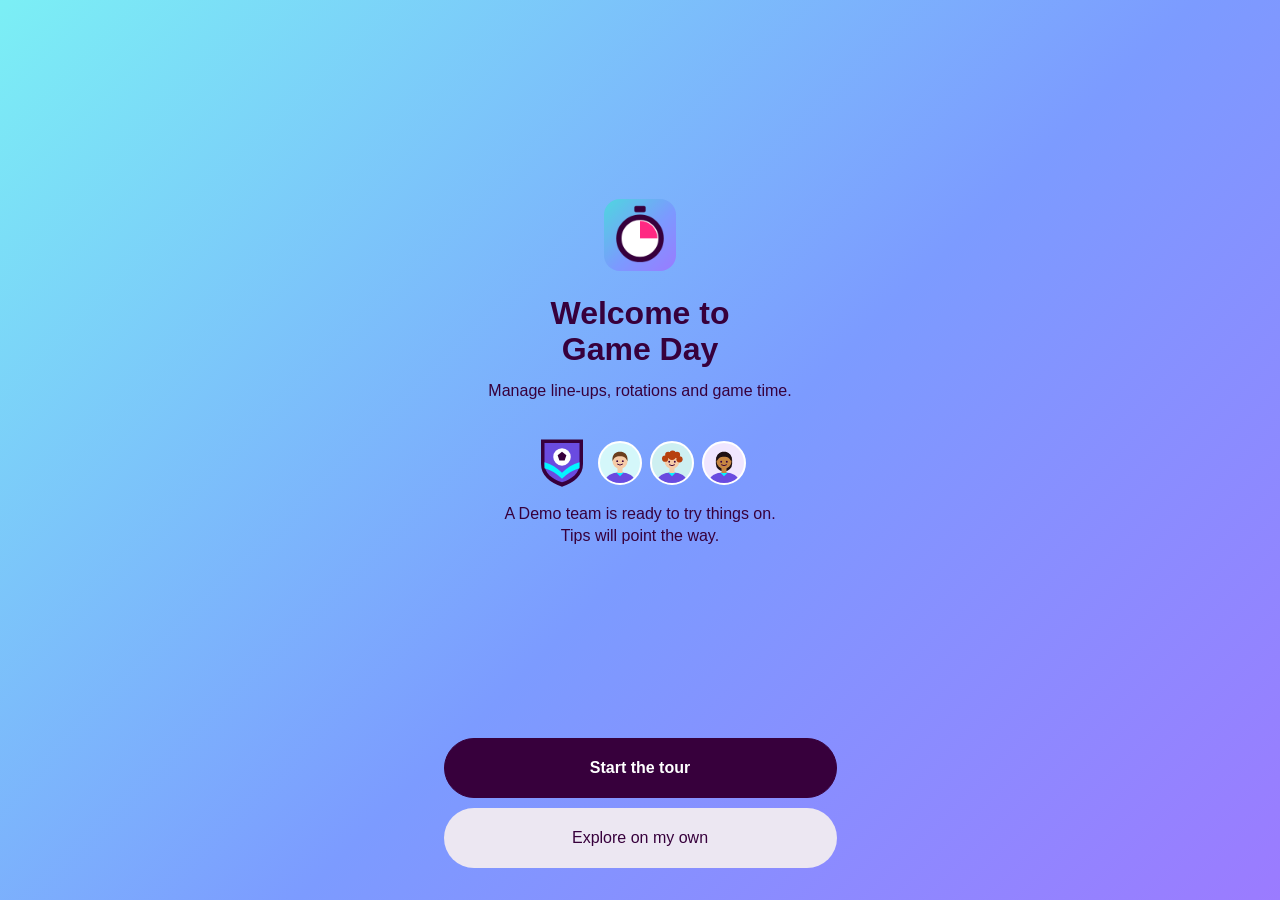
<file: app/index.html>
<!doctype html>
<html lang="en">
<head>
  <meta charset="utf-8">
  <meta name="viewport" content="width=device-width, initial-scale=1, viewport-fit=cover">
  <title>Game Day</title>
  <link rel="manifest" href="manifest.webmanifest">
  <link rel="icon" href="icons/icon-180.png">
  <link rel="apple-touch-icon" href="icons/icon-180.png">
  <meta name="mobile-web-app-capable" content="yes">
  <meta name="apple-mobile-web-app-capable" content="yes">
  <meta name="apple-mobile-web-app-title" content="Game Day">
  <meta name="theme-color" content="#ffffff">
  <link rel="stylesheet" href="tokens.css">
  <link rel="stylesheet" href="style.css">
</head>
<body>
  <div id="frame"><div id="screen"></div></div>
  <!-- The floating circle and its line, shown only during a drag. -->
  <div id="layer" hidden><svg><line id="ln" class="dl"></line></svg><div id="ghost"></div></div>
  <noscript>Game Day needs JavaScript switched on.</noscript>
  <!-- Plain scripts first: the service worker shares these two files. -->
  <script src="config.js"></script>
  <script src="version.js"></script>
  <script type="module" src="js/main.js"></script>
</body>
</html>
</file>
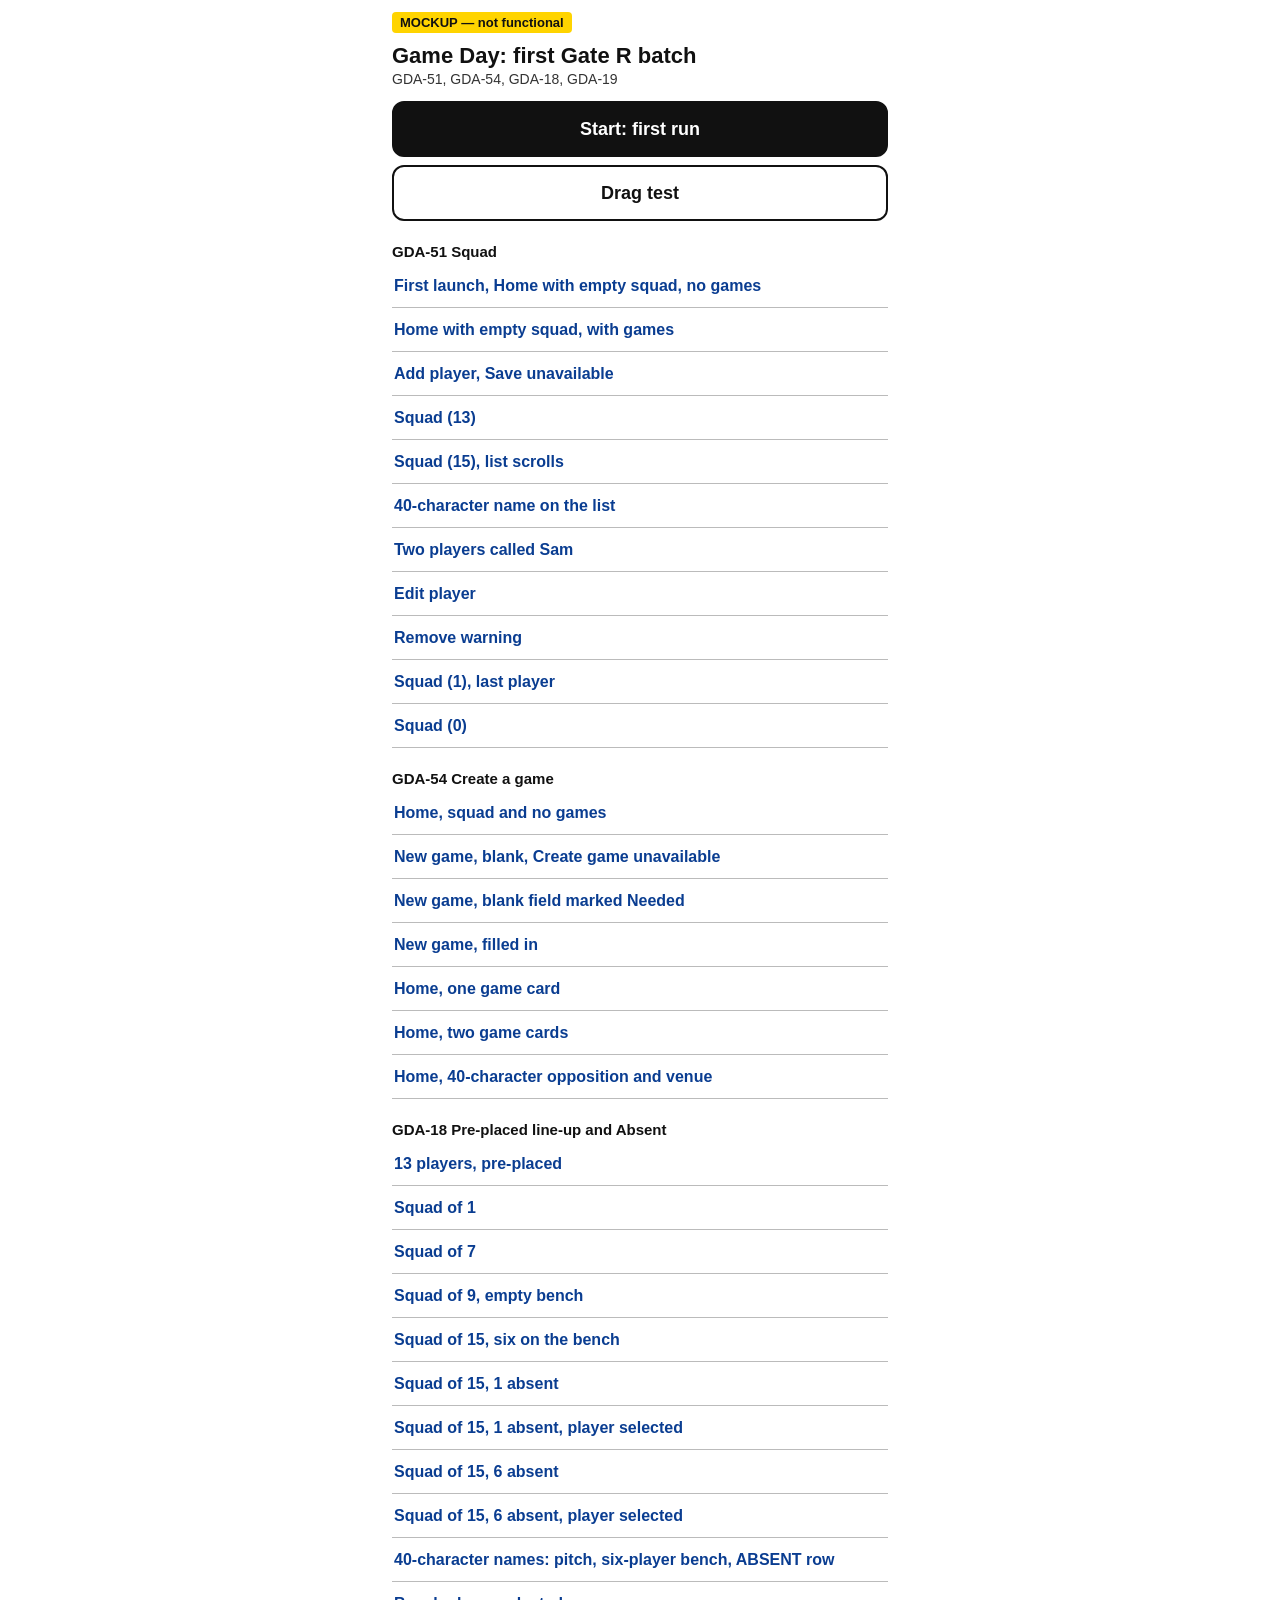
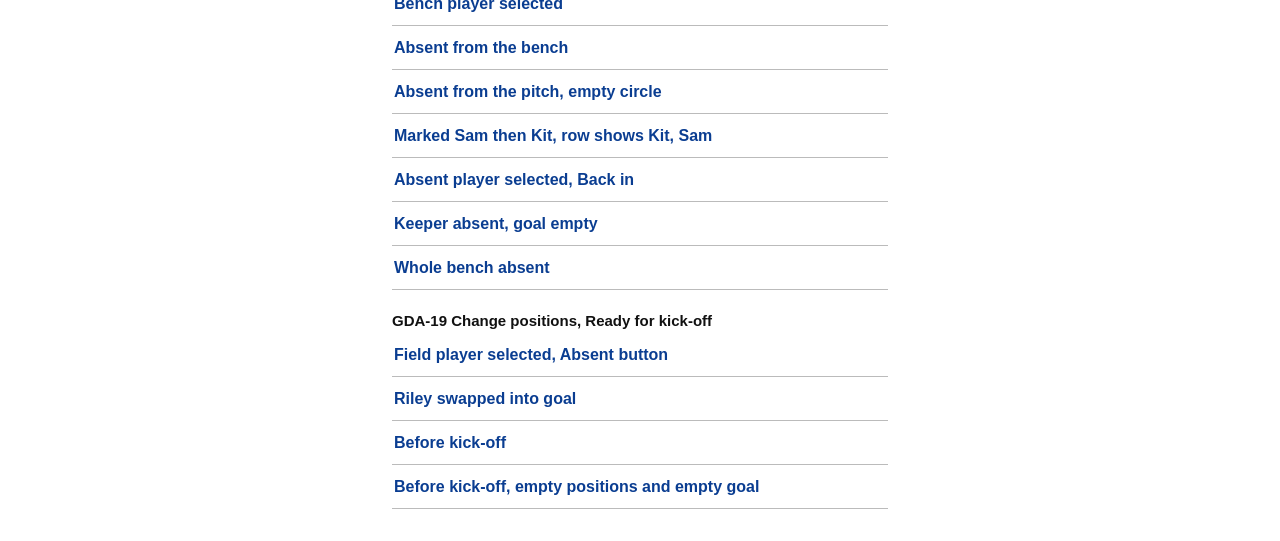
<file: mockups/gate-r1/index.html>
<!DOCTYPE html>
<html lang="en">
<head>
<meta charset="utf-8">
<meta name="viewport" content="width=device-width,initial-scale=1,viewport-fit=cover">
<meta name="apple-mobile-web-app-capable" content="yes">
<meta name="mobile-web-app-capable" content="yes">
<meta name="apple-mobile-web-app-title" content="Game Day mock-up">
<title>MOCKUP - Game Day, first Gate R batch</title>
<style>
[hidden]{display:none!important}
*{box-sizing:border-box}
body{margin:0 auto;max-width:520px;padding:0 12px 32px;font-family:-apple-system,"Helvetica Neue",Arial,sans-serif;background:#fff;color:#111;font-size:16px;-webkit-text-size-adjust:100%}
.mk{display:inline-block;margin-top:calc(12px + env(safe-area-inset-top));background:#ffd400;font-size:13px;font-weight:700;padding:3px 8px;border-radius:4px}
h1{font-size:22px;margin:10px 0 2px}
.sub{margin:0 0 14px;font-size:14px;color:#333}
h2{font-size:15px;margin:22px 0 4px}
a{display:flex;align-items:center;min-height:44px;padding:6px 2px;border-bottom:1px solid #bbb;color:#0a3d91;font-weight:600;text-decoration:none;overflow-wrap:anywhere}
a.main{justify-content:center;min-height:56px;margin-bottom:8px;padding:6px 12px;border:2px solid #111;border-radius:12px;background:#111;color:#fff;font-size:18px;font-weight:800}
a.main.alt{background:#fff;color:#111}
</style>
</head>
<body>
<span class="mk">MOCKUP &mdash; not functional</span>
<h1>Game Day: first Gate R batch</h1>
<p class="sub">GDA-51, GDA-54, GDA-18, GDA-19</p>

<a class="main" href="app.html#first">Start: first run</a>
<a class="main alt" href="app.html#drag-test">Drag test</a>

<h2>GDA-51 Squad</h2>
<a href="app.html#first">First launch, Home with empty squad, no games</a>
<a href="app.html#home-empty-games">Home with empty squad, with games</a>
<a href="app.html#add">Add player, Save unavailable</a>
<a href="app.html#squad">Squad (13)</a>
<a href="app.html#squad15">Squad (15), list scrolls</a>
<a href="app.html#squad-long">40-character name on the list</a>
<a href="app.html#two-sams">Two players called Sam</a>
<a href="app.html#edit">Edit player</a>
<a href="app.html#remove-warning">Remove warning</a>
<a href="app.html#squad1">Squad (1), last player</a>
<a href="app.html#squad0">Squad (0)</a>

<h2>GDA-54 Create a game</h2>
<a href="app.html#home">Home, squad and no games</a>
<a href="app.html#create">New game, blank, Create game unavailable</a>
<a href="app.html#create-needed">New game, blank field marked Needed</a>
<a href="app.html#create-filled">New game, filled in</a>
<a href="app.html#home-1">Home, one game card</a>
<a href="app.html#home-2">Home, two game cards</a>
<a href="app.html#home-long">Home, 40-character opposition and venue</a>

<h2>GDA-18 Pre-placed line-up and Absent</h2>
<a href="app.html#lineup">13 players, pre-placed</a>
<a href="app.html#one">Squad of 1</a>
<a href="app.html#seven">Squad of 7</a>
<a href="app.html#nine">Squad of 9, empty bench</a>
<a href="app.html#fifteen">Squad of 15, six on the bench</a>
<a href="app.html#fifteen-1">Squad of 15, 1 absent</a>
<a href="app.html#fifteen-1-selected">Squad of 15, 1 absent, player selected</a>
<a href="app.html#fifteen-6">Squad of 15, 6 absent</a>
<a href="app.html#fifteen-6-selected">Squad of 15, 6 absent, player selected</a>
<a href="app.html#long">40-character names: pitch, six-player bench, ABSENT row</a>
<a href="app.html#selected-bench">Bench player selected</a>
<a href="app.html#absent-bench">Absent from the bench</a>
<a href="app.html#absent-pitch">Absent from the pitch, empty circle</a>
<a href="app.html#absent-two">Marked Sam then Kit, row shows Kit, Sam</a>
<a href="app.html#selected-absent">Absent player selected, Back in</a>
<a href="app.html#keeper-absent">Keeper absent, goal empty</a>
<a href="app.html#bench-all-absent">Whole bench absent</a>

<h2>GDA-19 Change positions, Ready for kick-off</h2>
<a href="app.html#selected-field">Field player selected, Absent button</a>
<a href="app.html#keeper-swapped">Riley swapped into goal</a>
<a href="app.html#ready">Before kick-off</a>
<a href="app.html#ready-gaps">Before kick-off, empty positions and empty goal</a>
</body>
</html>
</file>
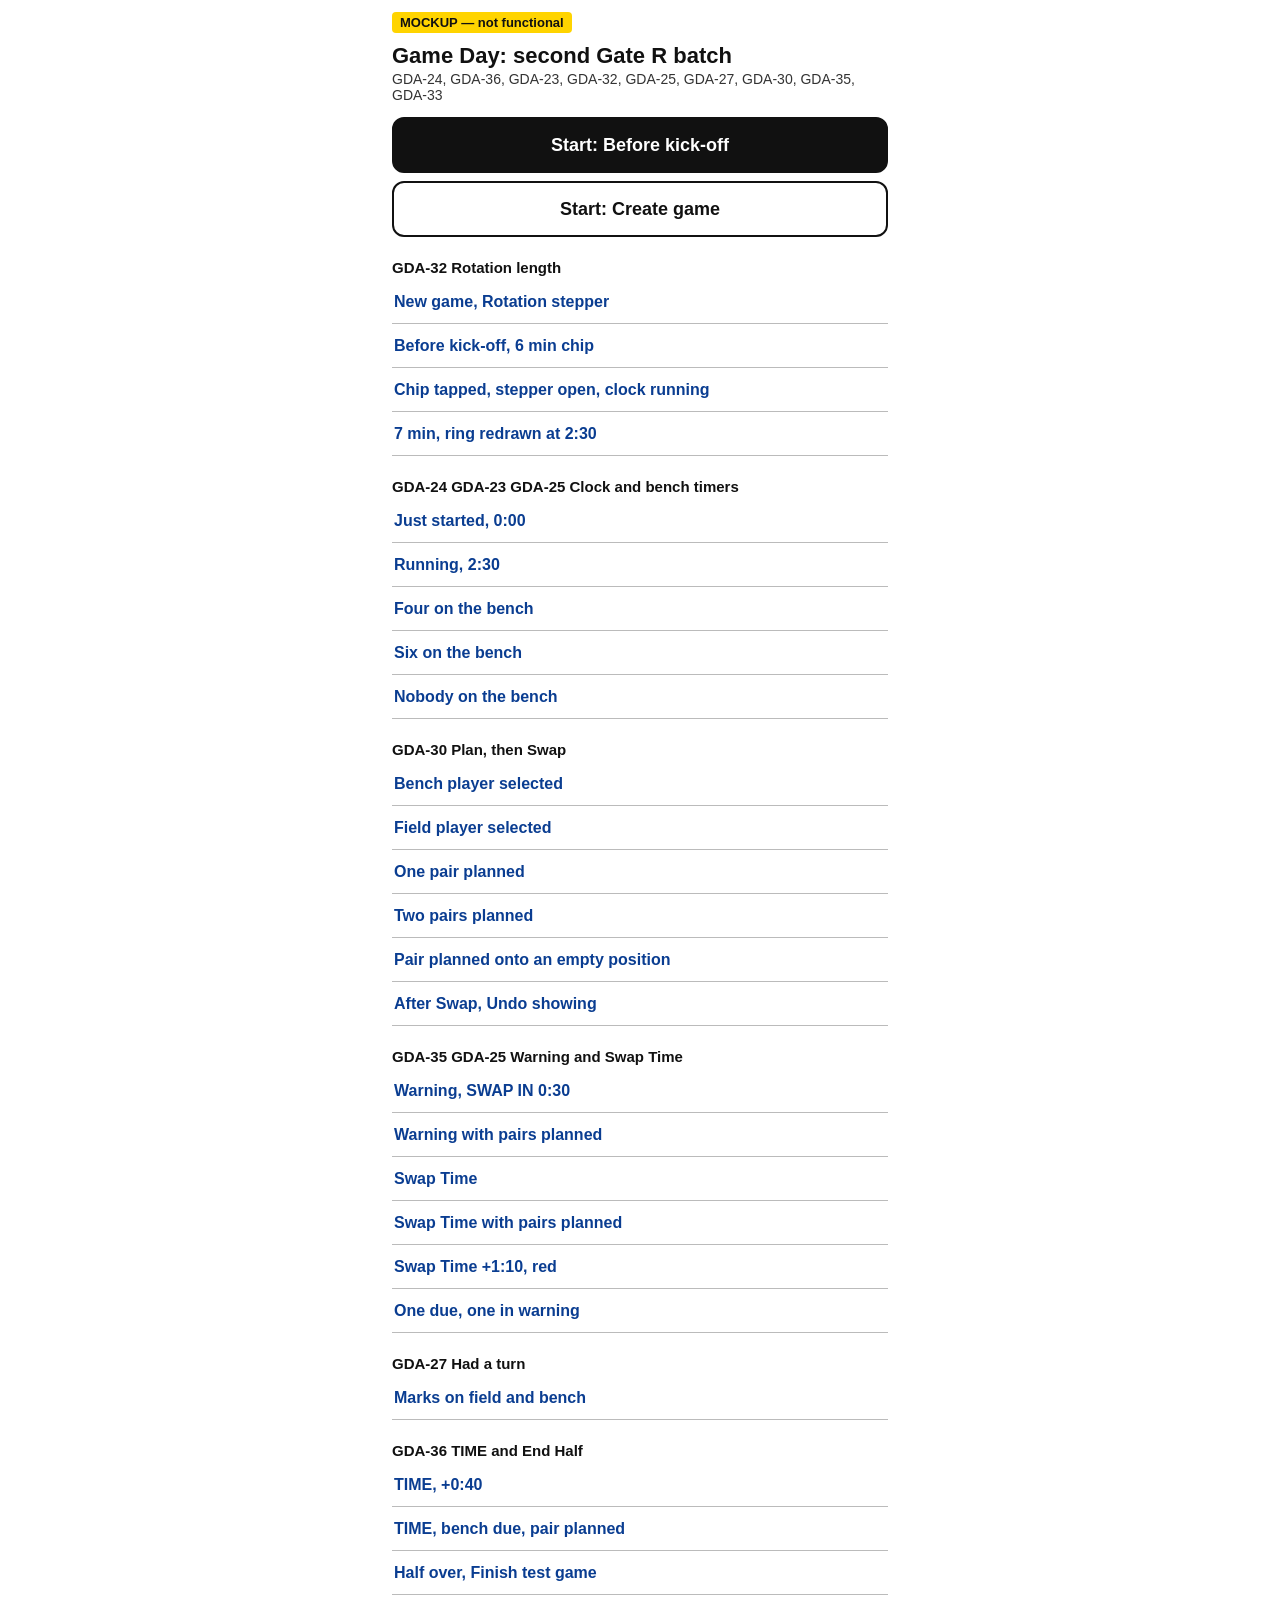
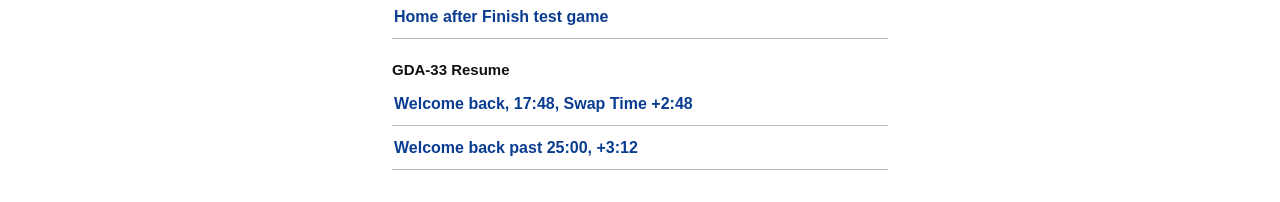
<file: mockups/gate-r2/index.html>
<!DOCTYPE html>
<html lang="en">
<head>
<meta charset="utf-8">
<meta name="viewport" content="width=device-width,initial-scale=1,viewport-fit=cover">
<meta name="apple-mobile-web-app-capable" content="yes">
<meta name="mobile-web-app-capable" content="yes">
<meta name="apple-mobile-web-app-title" content="Game Day mock-up">
<title>MOCKUP - Game Day, second Gate R batch</title>
<style>
[hidden] { display: none !important; }
*{box-sizing:border-box}
body{margin:0 auto;max-width:520px;padding:0 12px 32px;font-family:-apple-system,"Helvetica Neue",Arial,sans-serif;background:#fff;color:#111;font-size:16px;-webkit-text-size-adjust:100%}
.mk{display:inline-block;margin-top:calc(12px + env(safe-area-inset-top));background:#ffd400;font-size:13px;font-weight:700;padding:3px 8px;border-radius:4px}
h1{font-size:22px;margin:10px 0 2px}
.sub{margin:0 0 14px;font-size:14px;color:#333}
h2{font-size:15px;margin:22px 0 4px}
a{display:flex;align-items:center;min-height:44px;padding:6px 2px;border-bottom:1px solid #bbb;color:#0a3d91;font-weight:600;text-decoration:none;overflow-wrap:anywhere}
a.main{justify-content:center;min-height:56px;margin-bottom:8px;padding:6px 12px;border:2px solid #111;border-radius:12px;background:#111;color:#fff;font-size:18px;font-weight:800}
a.main.alt{background:#fff;color:#111}
</style>
</head>
<body>
<span class="mk">MOCKUP &mdash; not functional</span>
<h1>Game Day: second Gate R batch</h1>
<p class="sub">GDA-24, GDA-36, GDA-23, GDA-32, GDA-25, GDA-27, GDA-30, GDA-35, GDA-33</p>

<a class="main" href="app.html#before">Start: Before kick-off</a>
<a class="main alt" href="app.html#create">Start: Create game</a>

<h2>GDA-32 Rotation length</h2>
<a href="app.html#create">New game, Rotation stepper</a>
<a href="app.html#before">Before kick-off, 6 min chip</a>
<a href="app.html#rotation">Chip tapped, stepper open, clock running</a>
<a href="app.html#rotation-7">7 min, ring redrawn at 2:30</a>

<h2>GDA-24 GDA-23 GDA-25 Clock and bench timers</h2>
<a href="app.html#started">Just started, 0:00</a>
<a href="app.html#running">Running, 2:30</a>
<a href="app.html#four-bench">Four on the bench</a>
<a href="app.html#six-bench">Six on the bench</a>
<a href="app.html#no-bench">Nobody on the bench</a>

<h2>GDA-30 Plan, then Swap</h2>
<a href="app.html#selected">Bench player selected</a>
<a href="app.html#selected-field">Field player selected</a>
<a href="app.html#one-pair">One pair planned</a>
<a href="app.html#two-pairs">Two pairs planned</a>
<a href="app.html#empty-pair">Pair planned onto an empty position</a>
<a href="app.html#after-swap">After Swap, Undo showing</a>

<h2>GDA-35 GDA-25 Warning and Swap Time</h2>
<a href="app.html#warning">Warning, SWAP IN 0:30</a>
<a href="app.html#warning-plan">Warning with pairs planned</a>
<a href="app.html#swap-time">Swap Time</a>
<a href="app.html#swap-time-plan">Swap Time with pairs planned</a>
<a href="app.html#late">Swap Time +1:10, red</a>
<a href="app.html#staggered">One due, one in warning</a>

<h2>GDA-27 Had a turn</h2>
<a href="app.html#marks">Marks on field and bench</a>

<h2>GDA-36 TIME and End Half</h2>
<a href="app.html#time">TIME, +0:40</a>
<a href="app.html#time-due">TIME, bench due, pair planned</a>
<a href="app.html#half-over">Half over, Finish test game</a>
<a href="app.html#finished">Home after Finish test game</a>

<h2>GDA-33 Resume</h2>
<a href="app.html#welcome-back">Welcome back, 17:48, Swap Time +2:48</a>
<a href="app.html#welcome-back-time">Welcome back past 25:00, +3:12</a>
</body>
</html>
</file>
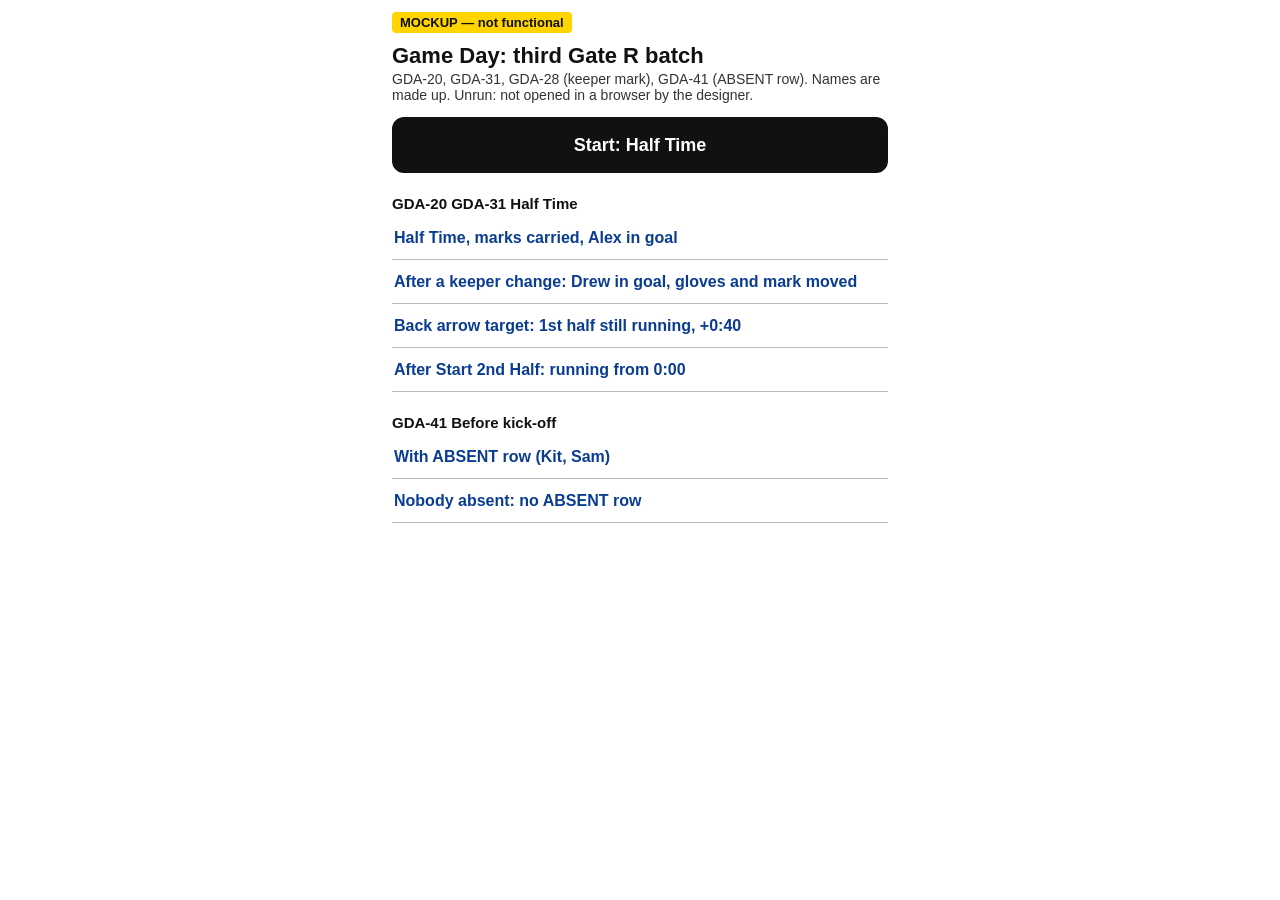
<file: mockups/gate-r3/index.html>
<!DOCTYPE html>
<html lang="en">
<head>
<meta charset="utf-8">
<meta name="viewport" content="width=device-width,initial-scale=1,viewport-fit=cover">
<title>MOCKUP - Game Day, third Gate R batch</title>
<style>
*{box-sizing:border-box}
body{margin:0 auto;max-width:520px;padding:0 12px 32px;font-family:-apple-system,"Helvetica Neue",Arial,sans-serif;background:#fff;color:#111;font-size:16px}
.mk{display:inline-block;margin-top:calc(12px + env(safe-area-inset-top));background:#ffd400;font-size:13px;font-weight:700;padding:3px 8px;border-radius:4px}
h1{font-size:22px;margin:10px 0 2px}
.sub{margin:0 0 14px;font-size:14px;color:#333}
h2{font-size:15px;margin:22px 0 4px}
a{display:flex;align-items:center;min-height:44px;padding:6px 2px;border-bottom:1px solid #bbb;color:#0a3d91;font-weight:600;text-decoration:none}
a.main{justify-content:center;min-height:56px;margin-bottom:8px;padding:6px 12px;border:2px solid #111;border-radius:12px;background:#111;color:#fff;font-size:18px;font-weight:800}
</style>
</head>
<body>
<span class="mk">MOCKUP &mdash; not functional</span>
<h1>Game Day: third Gate R batch</h1>
<p class="sub">GDA-20, GDA-31, GDA-28 (keeper mark), GDA-41 (ABSENT row). Names are made up. Unrun: not opened in a browser by the designer.</p>

<a class="main" href="app.html#halftime">Start: Half Time</a>

<h2>GDA-20 GDA-31 Half Time</h2>
<a href="app.html#halftime">Half Time, marks carried, Alex in goal</a>
<a href="app.html#keeper-change">After a keeper change: Drew in goal, gloves and mark moved</a>
<a href="app.html#first-half">Back arrow target: 1st half still running, +0:40</a>
<a href="app.html#second-half">After Start 2nd Half: running from 0:00</a>

<h2>GDA-41 Before kick-off</h2>
<a href="app.html#before-absent">With ABSENT row (Kit, Sam)</a>
<a href="app.html#before-none">Nobody absent: no ABSENT row</a>
</body>
</html>
</file>
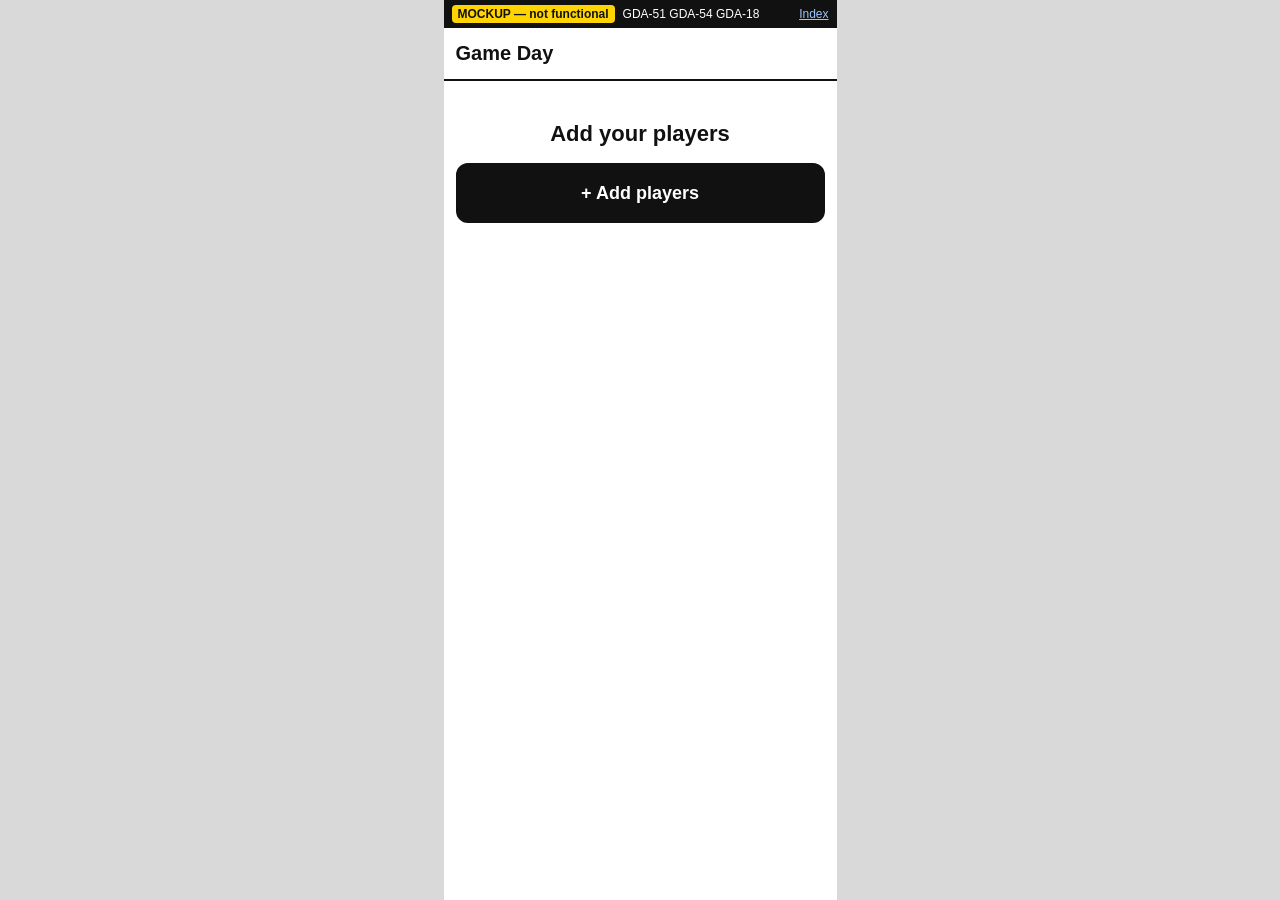
<file: mockups/gate-r1/app.html>
<!DOCTYPE html>
<html lang="en">
<head>
<meta charset="utf-8">
<meta name="viewport" content="width=device-width,initial-scale=1,viewport-fit=cover">
<meta name="apple-mobile-web-app-capable" content="yes">
<meta name="mobile-web-app-capable" content="yes">
<meta name="apple-mobile-web-app-title" content="Game Day mock-up">
<title>MOCKUP - Game Day, first Gate R batch</title>
<style>
/* Anything with the hidden attribute really is hidden. Must stay first and must keep !important:
   general button styling overrode hidden in the spike. */
[hidden]{display:none!important}

:root{--h:100vh}
@supports (height:100svh){:root{--h:100svh}}
*{box-sizing:border-box}
html,body{margin:0;padding:0;height:100%}
body{font-family:-apple-system,"Helvetica Neue",Arial,sans-serif;background:#fff;color:#111;font-size:16px;-webkit-text-size-adjust:100%;-webkit-tap-highlight-color:transparent}
body.lock{position:fixed;left:0;right:0;top:0;bottom:0;overflow:hidden;overscroll-behavior:none}
body.nomove,body.nomove *{touch-action:none;-webkit-user-select:none;user-select:none;-webkit-touch-callout:none}
button{-webkit-appearance:none;appearance:none;font:inherit;color:inherit;margin:0;cursor:pointer}

#frame{background:#fff;width:100%}
#frame.flow{min-height:var(--h)}
#frame.fix{height:var(--h);display:flex;flex-direction:column;overflow:hidden}
#frame.fix #screen{flex:1;min-height:0;display:flex;flex-direction:column}
@media (min-width:500px){
  html,body{background:#d9d9d9}
  #frame{width:393px;margin:0 auto}
  #frame.fix{height:min(var(--h),852px)}
}

/* Mock-up label, outside the real screen */
#bar{display:flex;align-items:center;gap:8px;flex:none;height:calc(28px + env(safe-area-inset-top));padding:env(safe-area-inset-top) 8px 0;background:#111;color:#fff;font-size:12px;white-space:nowrap;overflow:hidden}
#bar .mk{background:#ffd400;color:#111;font-weight:700;padding:2px 6px;border-radius:4px}
#bar .sp{flex:1}
#bar a,#bar button{color:#9cc4ff;background:none;border:0;padding:6px 0;font-size:12px;text-decoration:underline}

/* Common parts */
.hdr{display:flex;align-items:center;gap:8px;flex:none;min-height:53px;padding:4px 12px;border-bottom:2px solid #111;background:#fff}
.hdr h1{margin:0;font-size:20px;flex:1;min-width:0;white-space:nowrap;overflow:hidden;text-overflow:ellipsis}
.back{flex:none;width:48px;height:44px;border:2px solid #111;border-radius:10px;background:#fff;font-size:26px;font-weight:700;line-height:1;padding:0 0 4px}
.tag{flex:none;background:#111;color:#fff;border-radius:6px;padding:2px 7px;font-size:12px;font-weight:800}
.body{padding:12px;display:flex;flex-direction:column;gap:12px}
.btn{display:flex;align-items:center;justify-content:center;width:100%;min-height:54px;border:2px solid #111;border-radius:12px;background:#fff;color:#111;font-size:18px;font-weight:800;padding:6px 12px;text-align:center}
.btn.pri{background:#111;color:#fff}
.btn.big{min-height:60px}
.btn.del{background:#b00020;border-color:#b00020;color:#fff}
.btn[disabled]{background:#fff;color:#666;border:2px dashed #666;opacity:1;cursor:default}
.acts{flex:none;padding:8px 12px calc(8px + env(safe-area-inset-bottom));border-top:2px solid #111;background:#fff}
.acts .btn{min-height:56px;font-size:20px}
.msg{font-size:22px;font-weight:800;text-align:center;padding:28px 0 4px}
.av{width:100%;height:100%;border-radius:50%;display:flex;align-items:center;justify-content:center;font-weight:800;font-size:17px;color:#111;border:2px solid #333}
.c0{background:#cfe3ff}.c1{background:#ffd9c2}.c2{background:#d7f0cf}.c3{background:#f5d0ee}.c4{background:#fff0a8}.c5{background:#cdeff0}.c6{background:#e1d4ff}.c7{background:#e6e6e6}

/* Home */
.card{border:2px solid #111;border-radius:12px;padding:10px;background:#f1f1f1;display:flex;flex-direction:column;gap:3px;overflow-wrap:anywhere}
.card b{font-size:18px}
.card .btn{margin-top:8px}

/* Squad */
.list{flex:1;min-height:0;overflow-y:auto;-webkit-overflow-scrolling:touch;overscroll-behavior:contain;padding:8px 12px;display:flex;flex-direction:column;gap:5px}
.prow{display:flex;flex:none;align-items:center;gap:10px;min-height:54px;padding:4px 8px;border:1px solid #888;border-radius:10px;background:#f4f4f4}
.prow .av{flex:none;width:36px;height:36px;font-size:13px}
.prow .pn{flex:1;min-width:0;font-weight:700;overflow-wrap:anywhere}
.prow .btn{flex:none;width:auto;min-width:64px;min-height:44px;font-size:15px;padding:0 10px}

/* Forms */
.f label{display:flex;justify-content:space-between;font-size:14px;font-weight:700;margin-bottom:3px}
.f input{display:block;width:100%;min-width:0;min-height:52px;font-family:inherit;font-size:18px;color:#111;background:#fff;border:2px solid #111;border-radius:10px;padding:10px 12px;-webkit-appearance:none;appearance:none;margin:0}
.f input::-webkit-date-and-time-value{text-align:left;min-height:1.3em}
.f.need input{border:4px solid #b00020;padding:8px 10px}
.f .nw{color:#b00020;font-weight:800}
.gapbig{margin-top:44px}

/* Warning */
.scrim{position:fixed;left:0;right:0;top:0;bottom:0;z-index:20;background:rgba(0,0,0,.5);display:flex;align-items:flex-end;justify-content:center}
.sheet{width:100%;max-width:393px;background:#fff;border-top:3px solid #111;border-radius:18px 18px 0 0;padding:16px 12px calc(14px + env(safe-area-inset-bottom));display:flex;flex-direction:column;gap:10px}
.sheet h2{margin:0 0 4px;font-size:22px;text-align:center;overflow-wrap:anywhere}

/* Line-up */
.lu{flex:1;min-height:0;display:flex;flex-direction:column;gap:6px;padding:6px 10px}
.pitch{flex:1 1 0;min-height:0;position:relative;display:grid;grid-template-rows:repeat(4,minmax(0,1fr));border:2px solid #111;border-radius:10px;background:#e6f0e0}
.pitch:before{content:"";position:absolute;left:0;right:0;top:50%;border-top:2px solid #b5c4ac;pointer-events:none}
.line{position:relative;display:flex;justify-content:center;align-items:stretch;min-height:0}
.slot{position:relative;display:flex;flex-direction:column;align-items:center;justify-content:center;min-width:0}
.line .slot{flex:0 0 33.33%;max-width:33.33%}
.ci{position:relative;flex:none;width:48px;height:48px}
.nm{width:100%;margin-top:2px;padding:0 2px;text-align:center;font-size:14px;font-weight:800;line-height:16px;white-space:nowrap;overflow:hidden;text-overflow:ellipsis}
.gk{position:absolute;right:-9px;top:-7px;width:24px;height:24px;border-radius:50%;background:#fff;border:2px solid #111;font-size:12px;line-height:1;display:flex;align-items:center;justify-content:center}
.em{background:transparent;border:2px dashed #555}
.tight .ci{width:40px;height:40px}
.tight .av{font-size:15px}
.tight .nm{font-size:13px;line-height:15px}
.row{position:relative;flex:none;display:flex;flex-wrap:wrap;justify-content:space-around;min-height:22px;padding:15px 4px 2px;border:2px solid #111;border-radius:10px;background:#fafafa}
.row .t{position:absolute;left:8px;top:1px;font-size:11px;font-weight:800;line-height:14px}
.row .slot{flex:0 0 16.6%;max-width:16.6%;padding:2px 0}
.row .ci{width:44px;height:44px}
.row .av{font-size:15px}
.row .nm{font-size:13px}
.row.ab{border-style:dashed}
.row.ab .av{border-style:dashed;border-color:#111}
.row.ab .nm{color:#333}
.sel .av,.drop .av{border:4px solid #111;box-shadow:0 0 0 4px #ffd400}
.src .av{opacity:.4}

/* Drag layer */
#layer{position:fixed;left:0;top:0;right:0;bottom:0;z-index:50;pointer-events:none}
#layer svg{position:absolute;left:0;top:0;width:100%;height:100%}
#ghost{position:absolute;left:0;top:0;width:56px;height:56px;margin:-28px 0 0 -28px;will-change:transform}
#ghost .av{border:3px solid #111;box-shadow:0 3px 8px rgba(0,0,0,.45)}
</style>
</head>
<body>
<div id="frame"><div id="bar"></div><div id="screen"></div></div>
<div id="layer" hidden><svg><line id="ln" stroke="#111" stroke-width="5" stroke-linecap="round"></line></svg><div id="ghost"></div></div>
<script>
(function(){
'use strict';

/* ---------- Sample data (all names made up) ---------- */
var COL=['c0','c1','c2','c3','c4','c5','c6','c7'];
var SQ13=[['Alex',0],['Avery',4],['Casey',3],['Drew',1],['Jamie',0],['Jordan',2],['Kit',3],['Morgan',5],['Quinn',7],['Riley',4],['Robin',2],['Sam',1],['Thaddeus-Alexander',6]];
var LONG1='Bartholomew-Maximilian Christopher Alfie';   /* 40 characters */
var LONG2='Theodore-Maximilian Christopher Benjamin';   /* 40 characters */
var LONG3='Wilhelmina-Josephine Christabel Annelise'; /* 40 characters */
var SIX=['Extra','Kit','Morgan','Quinn','Sam','Thaddeus-Alexander'];
var LONG_OPP='Northern Districts Juniors Football U10s'; /* 40 characters */
var LONG_VEN='Riverside Recreation Reserve, Top Oval 3'; /* 40 characters */
var DAYS=['Sun','Mon','Tue','Wed','Thu','Fri','Sat'];
var MONTHS=['Jan','Feb','Mar','Apr','May','Jun','Jul','Aug','Sep','Oct','Nov','Dec'];
var GHOST_LIFT=36;   /* the floating circle sits above the thumb so the thumb does not hide it */
var DROP_RADIUS=46;  /* how close to a circle counts as "on" it */

/* ---------- State: held in memory only, gone on reload ---------- */
var S;
function fresh(){
  return {screen:'home',players:[],games:[],nextId:1,nextGame:1,nextCol:5,form:null,editId:null,warn:false,from:'home',sel:null,gameId:null,lock:0};
}
function el(id){return document.getElementById(id);}
function esc(t){return String(t).replace(/&/g,'&amp;').replace(/</g,'&lt;').replace(/>/g,'&gt;').replace(/"/g,'&quot;');}
function initials(n){return n.slice(0,2).toUpperCase();}
function byName(a,b){var x=a.name.toLowerCase(),y=b.name.toLowerCase();return x<y?-1:(x>y?1:a.id-b.id);}
function sorted(){return S.players.slice().sort(byName);}
function P(id){for(var i=0;i<S.players.length;i++){if(S.players[i].id===id)return S.players[i];}return null;}
function idOf(name){for(var i=0;i<S.players.length;i++){if(S.players[i].name===name)return S.players[i].id;}return null;}
function addP(name,col){
  var c=(col===undefined||col===null)?(S.nextCol++%8):col;
  var p={id:S.nextId++,name:name,col:c};
  S.players.push(p);
  return p;
}
function removeP(id){
  S.players=S.players.filter(function(p){return p.id!==id;});
  S.games.forEach(function(g){
    g.pos=g.pos.map(function(x){return x===id?null:x;});
    g.absent=g.absent.filter(function(x){return x!==id;});
  });
}
/* pos index: 0 goal, 1-3 defence, 4-6 midfield, 7-8 forwards, each left to right */
function addGame(date,time,opp,venue){
  var s=sorted(),pos=[];
  for(var i=0;i<9;i++){pos.push(s[i]?s[i].id:null);}
  var g={id:S.nextGame++,date:date,time:time,opp:opp,venue:venue,formation:'3-3-2',halfMinutes:25,pos:pos,absent:[],secondHalf:'not planned'};
  S.games.push(g);
  return g;
}
function cur(){for(var i=0;i<S.games.length;i++){if(S.games[i].id===S.gameId)return S.games[i];}return null;}
function benchOf(g){return sorted().filter(function(p){return g.pos.indexOf(p.id)<0&&g.absent.indexOf(p.id)<0;});}
function absentOf(g){return sorted().filter(function(p){return g.absent.indexOf(p.id)>=0;});}
function gamesInOrder(){
  return S.games.slice().sort(function(a,b){
    var x=a.date+a.time,y=b.date+b.time;
    return x<y?-1:(x>y?1:a.id-b.id);
  });
}
function fmtDate(d){
  var p=d.split('-'),dt=new Date(+p[0],+p[1]-1,+p[2]);
  return DAYS[dt.getDay()]+' '+(+p[2])+' '+MONTHS[+p[1]-1];
}
function fmtTime(t){
  var p=t.split(':'),h=+p[0],ap=h<12?'am':'pm',h12=h%12===0?12:h%12;
  return h12+':'+p[1]+' '+ap;
}

/* ---------- Starting points for the index page ---------- */
function squad13(){SQ13.forEach(function(x){addP(x[0],x[1]);});}
function squad15(){squad13();addP('Blake');addP('Extra');}
function squadN(n){SQ13.slice(0,n).forEach(function(x){addP(x[0],x[1]);});}
function rovers(){return addGame('2026-11-14','08:30','Rovers U10','Oakwood Park, Field 2');}
function hawks(){return addGame('2026-11-21','10:00','Hawks U10','Riverside Reserve');}
function openLine(g,screen){S.gameId=g.id;S.screen=screen||'lineup';}
function markAbsent(g,names){
  names.forEach(function(n){
    var id=idOf(n),i=g.pos.indexOf(id);
    if(i>=0){g.pos[i]=null;}
    g.absent.push(id);
  });
}
function keyOf(g,name){
  var id=idOf(name),i=g.pos.indexOf(id);
  if(i>=0)return 'p'+i;
  return (g.absent.indexOf(id)>=0?'a':'b')+id;
}
function blankForm(){return {date:'',time:'',opp:'',venue:'',marks:{}};}
function sampleForm(){return {date:'2026-11-14',time:'08:30',opp:'Rovers U10',venue:'Oakwood Park, Field 2',marks:{}};}

var SEEDS={
  'first':function(){S.screen='home';},
  'add':function(){squad13();S.from='squad';S.screen='add';},
  'squad':function(){squad13();S.screen='squad';},
  'squad15':function(){squad15();S.screen='squad';},
  'squad-long':function(){squad13();addP(LONG1);S.screen='squad';},
  'two-sams':function(){squad13();addP('Sam');S.screen='squad';},
  'squad1':function(){addP('Casey',3);S.screen='squad';},
  'squad0':function(){S.screen='squad';},
  'edit':function(){squad13();S.editId=idOf('Casey');S.screen='edit';},
  'remove-warning':function(){squad13();S.editId=idOf('Casey');S.warn=true;S.screen='edit';},
  'home-empty-games':function(){squad13();rovers();hawks();S.players.slice().forEach(function(p){removeP(p.id);});S.screen='home';},
  'home':function(){squad13();S.screen='home';},
  'create':function(){squad13();S.form=blankForm();S.screen='create';},
  'create-needed':function(){squad13();S.form=blankForm();S.form.date='2026-11-14';S.form.time='08:30';S.form.marks={opp:true};S.screen='create';},
  'create-filled':function(){squad13();S.form=sampleForm();S.screen='create';},
  'home-1':function(){squad13();rovers();S.screen='home';},
  'home-2':function(){squad13();hawks();rovers();S.screen='home';},
  'home-long':function(){squad13();addGame('2026-11-14','08:30',LONG_OPP,LONG_VEN);S.screen='home';},
  'lineup':function(){squad13();openLine(rovers());},
  'drag-test':function(){squad13();openLine(rovers());},
  'selected-bench':function(){squad13();var g=rovers();openLine(g);S.sel=keyOf(g,'Riley');},
  'selected-field':function(){squad13();var g=rovers();openLine(g);S.sel=keyOf(g,'Kit');},
  'absent-bench':function(){squad13();var g=rovers();markAbsent(g,['Sam']);openLine(g);},
  'absent-pitch':function(){squad13();var g=rovers();markAbsent(g,['Kit']);openLine(g);},
  'absent-two':function(){squad13();var g=rovers();markAbsent(g,['Sam','Kit']);openLine(g);},
  'selected-absent':function(){squad13();var g=rovers();markAbsent(g,['Kit','Sam']);openLine(g);S.sel=keyOf(g,'Kit');},
  'keeper-absent':function(){squad13();var g=rovers();markAbsent(g,['Alex']);openLine(g);},
  'bench-all-absent':function(){squad13();var g=rovers();markAbsent(g,['Riley','Robin','Sam','Thaddeus-Alexander']);openLine(g);},
  'keeper-swapped':function(){squad13();var g=rovers();g.pos[0]=idOf('Riley');openLine(g);},
  'seven':function(){squadN(7);openLine(rovers());},
  'nine':function(){squadN(9);openLine(rovers());},
  'one':function(){squadN(1);openLine(rovers());},
  'fifteen':function(){squad15();openLine(rovers());},
  'fifteen-1':function(){squad15();var g=rovers();markAbsent(g,['Sam']);openLine(g);},
  'fifteen-1-selected':function(){squad15();var g=rovers();markAbsent(g,['Sam']);openLine(g);S.sel=keyOf(g,'Kit');},
  'fifteen-6':function(){squad15();var g=rovers();markAbsent(g,SIX);openLine(g);},
  'fifteen-6-selected':function(){squad15();var g=rovers();markAbsent(g,SIX);openLine(g);S.sel=keyOf(g,'Sam');},
  'long':function(){squad13();addP(LONG1);addP(LONG2);addP(LONG3);var g=rovers();markAbsent(g,[LONG3]);openLine(g);},
  'ready':function(){squad13();openLine(rovers(),'ready');},
  'ready-gaps':function(){squad13();var g=rovers();markAbsent(g,['Alex','Kit']);openLine(g,'ready');}
};

/* ---------- Screens ---------- */
function hdr(title,back,right){
  return '<div class="hdr">'+(back?'<button class="back" data-a="'+back+'" aria-label="Back">&lsaquo;</button>':'')+'<h1>'+title+'</h1>'+(right||'')+'</div>';
}
function card(g){
  return '<div class="card"><b>vs '+esc(g.opp)+'</b><div>'+fmtDate(g.date)+' &middot; '+fmtTime(g.time)+'</div><div>'+esc(g.venue)+'</div>'+
    '<button class="btn" data-a="line" data-id="'+g.id+'">Line-up</button></div>';
}
function circle(p,keeper){
  return '<div class="ci"><div class="av '+COL[p.col]+'">'+esc(initials(p.name))+'</div>'+(keeper?'<span class="gk">&#129508;</span>':'')+'</div>';
}
function slotPos(g,i,readOnly){
  var id=g.pos[i],p=id?P(id):null,k='p'+i;
  var attrs='class="slot'+(S.sel===k?' sel':'')+'"'+(readOnly?'':' data-k="'+k+'"');
  if(!p){return '<div '+attrs+'><div class="ci"><div class="av em"></div></div><div class="nm">&nbsp;</div></div>';}
  return '<div '+attrs+'>'+circle(p,i===0)+'<div class="nm">'+esc(p.name)+'</div></div>';
}
function slotRow(p,prefix,readOnly){
  var k=prefix+p.id;
  return '<div class="slot'+(S.sel===k?' sel':'')+'"'+(readOnly?'':' data-k="'+k+'"')+'>'+circle(p,false)+'<div class="nm">'+esc(p.name)+'</div></div>';
}
function lineBody(g,readOnly){
  var bench=benchOf(g),absent=readOnly?[]:absentOf(g);
  var tight=absent.length>6||bench.length>6;
  function line(list){return '<div class="line">'+list.map(function(i){return slotPos(g,i,readOnly);}).join('')+'</div>';}
  var h='<div class="lu"><div class="pitch'+(tight?' tight':'')+'">'+line([7,8])+line([4,5,6])+line([1,2,3])+line([0])+'</div>';
  h+='<div class="row"><span class="t">BENCH</span>'+bench.map(function(p){return slotRow(p,'b',readOnly);}).join('')+'</div>';
  if(absent.length){h+='<div class="row ab"><span class="t">ABSENT</span>'+absent.map(function(p){return slotRow(p,'a',readOnly);}).join('')+'</div>';}
  return h+'</div>';
}
function field(key,label,type,extra){
  var f=S.form,on=!!f.marks[key];
  return '<div class="f'+(on?' need':'')+'" id="f-'+key+'"><label for="i-'+key+'"><span>'+label+'</span><span class="nw"'+(on?'':' hidden')+'>Needed</span></label>'+
    '<input id="i-'+key+'" data-f="'+key+'" type="'+type+'" value="'+esc(f[key])+'" '+(extra||'')+'></div>';
}
function formOk(){
  var f=S.form;
  return !!(f.date&&f.time&&f.opp.trim()&&f.venue.trim());
}

var VIEWS={
  home:function(){
    var has=S.players.length>0,h=hdr('Game Day')+'<div class="body">';
    if(has){h+='<button class="btn pri big" data-a="create">+ Create game</button>';}
    h+=gamesInOrder().map(card).join('');
    if(has){h+='<button class="btn" data-a="squad">Squad ('+S.players.length+')</button>';}
    else{h+='<div class="msg">Add your players</div><button class="btn pri big" data-a="addHome">+ Add players</button>';}
    return {tags:'GDA-51 GDA-54 GDA-18',html:h+'</div>'};
  },
  squad:function(){
    var rows=sorted().map(function(p){
      return '<div class="prow"><div class="av '+COL[p.col]+'">'+esc(initials(p.name))+'</div><span class="pn">'+esc(p.name)+'</span>'+
        '<button class="btn" data-a="edit" data-id="'+p.id+'">Edit</button></div>';
    }).join('');
    return {fix:true,tags:'GDA-51',
      tool:S.players.length<13?'<button data-a="sampleSquad">Sample squad</button>':'',
      html:hdr('Squad ('+S.players.length+')','home')+'<div class="list">'+rows+'</div><div class="acts"><button class="btn pri" data-a="addSquad">+ Add player</button></div>'};
  },
  add:function(){
    return {tags:'GDA-51',html:hdr('Add player','addBack')+'<div class="body"><div class="f"><label for="nm"><span>First name</span></label>'+
      '<input id="nm" type="text" autocomplete="off" autocapitalize="words" autocorrect="off" spellcheck="false" data-auto="1"></div>'+
      '<button class="btn pri" id="save" data-a="saveAdd" disabled>Save</button></div>'};
  },
  edit:function(){
    var p=P(S.editId);
    return {tags:'GDA-51',html:hdr('Edit player','squad')+'<div class="body"><div class="f"><label for="nm"><span>First name</span></label>'+
      '<input id="nm" type="text" value="'+esc(p.name)+'" autocomplete="off" autocapitalize="words" autocorrect="off" spellcheck="false"></div>'+
      '<button class="btn pri" id="save" data-a="saveEdit">Save</button>'+
      '<button class="btn gapbig" data-a="askRemove">Remove from squad</button></div>'+
      '<div class="scrim" id="warn"'+(S.warn?'':' hidden')+'><div class="sheet"><h2>Remove '+esc(p.name)+'?</h2>'+
      '<button class="btn del" data-a="doRemove">Remove</button><button class="btn" data-a="cancelRemove">Cancel</button></div></div>'};
  },
  create:function(){
    var txt='autocomplete="off" autocapitalize="words" autocorrect="off" spellcheck="false"';
    return {tags:'GDA-54',tool:'<button data-a="sampleGame">Sample game</button>',
      html:hdr('New game','home')+'<div class="body">'+field('date','Date','date')+field('time','Kick-off','time')+field('opp','Opposition','text',txt)+field('venue','Venue','text',txt)+
      '<button class="btn pri big" id="make" data-a="makeGame"'+(formOk()?'':' disabled')+'>Create game</button></div>'};
  },
  lineup:function(){
    var g=cur();
    return {fix:true,line:true,tags:'GDA-18 GDA-19',
      html:hdr('1st-half line-up','home','<span class="tag">'+esc(g.formation)+'</span>')+lineBody(g,false)+
      '<div class="acts"><button class="btn pri" id="bReady" data-a="ready">Ready for kick-off</button>'+
      '<button class="btn pri" id="bAbsent" data-a="absent" hidden>Absent</button>'+
      '<button class="btn pri" id="bBack" data-a="backIn" hidden>Back in</button></div>'};
  },
  ready:function(){
    var g=cur();
    return {fix:true,line:true,tags:'GDA-19',
      html:hdr('vs '+esc(g.opp))+lineBody(g,true)+'<div class="acts"><button class="btn" data-a="toLine">Line-up</button></div>'};
  }
};

var rendering=false;
function syncBar(){
  var kind=S.sel?S.sel.charAt(0):'';
  var r=el('bReady'),a=el('bAbsent'),b=el('bBack');
  if(!r){return;}
  r.hidden=!!S.sel;
  a.hidden=!(kind==='p'||kind==='b');
  b.hidden=kind!=='a';
}
function render(){
  var v=VIEWS[S.screen]();
  el('bar').innerHTML='<span class="mk">MOCKUP &mdash; not functional</span><span>'+v.tags+'</span><span class="sp"></span>'+(v.tool||'')+'<a href="index.html">Index</a>';
  rendering=true;   /* replacing a focused field fires focusout: it must not touch the form */
  el('screen').innerHTML=v.html;
  rendering=false;
  el('frame').className=v.fix?'fix':'flow';
  document.body.className=(v.fix?'lock':'')+(v.line?' nomove':'');
  syncBar();
}
function nav(screen){
  S.screen=screen;
  S.sel=null;
  S.lock=Date.now()+300;   /* a fast double tap cannot act twice or hit the next screen */
  render();
  window.scrollTo(0,0);
  var a=document.querySelector('[data-auto]');
  if(a){a.focus();}
}

/* ---------- Line-up rules ---------- */
function moveKeys(a,b){
  var g=cur(),ka=a.charAt(0),kb=b.charAt(0),va=+a.slice(1),vb=+b.slice(1);
  if(ka==='p'&&kb==='p'){var t=g.pos[va];g.pos[va]=g.pos[vb];g.pos[vb]=t;}
  else if(ka==='b'&&kb==='p'){g.pos[vb]=va;}
  else if(ka==='p'&&kb==='b'){g.pos[va]=vb;}
  /* whoever is displaced is on the bench automatically: the bench is everyone not placed and not absent */
}
function isEmptyPos(k){return k.charAt(0)==='p'&&cur().pos[+k.slice(1)]===null;}
function tap(k){
  var sel=S.sel,kk=k.charAt(0),empty=isEmptyPos(k);
  if(!sel){if(!empty){S.sel=k;}render();return;}
  if(sel===k){S.sel=null;render();return;}
  var ks=sel.charAt(0);
  if(empty){
    if(ks!=='a'){moveKeys(sel,k);S.sel=null;}
    render();return;
  }
  if((ks==='a'&&kk==='a')||(ks==='b'&&kk==='b')){S.sel=k;render();return;}
  if(ks==='a'||kk==='a'){return;}   /* changes nothing: the first player stays selected */
  moveKeys(sel,k);S.sel=null;render();
}
function canDrag(k){
  var c=k.charAt(0);
  return c==='b'||(c==='p'&&!isEmptyPos(k));
}
function validDrop(src,tgt){
  var s=src.charAt(0),t=tgt.charAt(0);
  if(t==='a'){return false;}
  if(t==='b'){return s==='p';}
  return true;
}
function playerAt(k){
  return k.charAt(0)==='p'?P(cur().pos[+k.slice(1)]):P(+k.slice(1));
}

/* ---------- Drag and tap: pointer events, one path for finger and mouse ---------- */
var drag=null;
function centre(n){
  var r=n.querySelector('.ci').getBoundingClientRect();
  return {x:r.left+r.width/2,y:r.top+r.height/2};
}
function startDrag(){
  var d=drag;
  d.on=true;
  S.sel=null;
  var old=document.querySelector('.slot.sel');
  if(old){old.classList.remove('sel');}
  syncBar();
  d.el.classList.add('src');
  var c=centre(d.el);
  d.targets=[];
  Array.prototype.forEach.call(document.querySelectorAll('[data-k]'),function(n){
    if(n!==d.el&&validDrop(d.k,n.getAttribute('data-k'))){
      var t=centre(n);
      d.targets.push({n:n,k:n.getAttribute('data-k'),x:t.x,y:t.y});
    }
  });
  var p=playerAt(d.k);
  el('ghost').innerHTML='<div class="av '+COL[p.col]+'">'+esc(initials(p.name))+'</div>';
  var ln=el('ln');
  ln.setAttribute('x1',c.x);
  ln.setAttribute('y1',c.y);
  el('layer').hidden=false;
}
function moveDrag(x,y){
  var d=drag,gy=y-d.lift;
  el('ghost').style.transform='translate('+x+'px,'+gy+'px)';
  var ln=el('ln');
  ln.setAttribute('x2',x);
  ln.setAttribute('y2',gy);
  var best=null,bd=DROP_RADIUS*DROP_RADIUS;
  d.targets.forEach(function(t){
    var dx=t.x-x,dy=t.y-gy,dist=dx*dx+dy*dy;
    if(dist<bd){bd=dist;best=t;}
  });
  if(best!==d.hit){
    if(d.hit){d.hit.n.classList.remove('drop');}
    if(best){best.n.classList.add('drop');}
    d.hit=best;
  }
}
function finish(apply){
  var d=drag;
  drag=null;
  if(d.on){
    el('layer').hidden=true;
    if(apply&&d.hit){moveKeys(d.k,d.hit.k);}
    render();
  }else if(apply&&!d.far){
    tap(d.k);
  }
}
document.addEventListener('pointerdown',function(e){
  if(drag||S.screen!=='lineup'||Date.now()<S.lock){return;}
  if(e.pointerType==='mouse'&&e.button!==0){return;}
  var n=e.target.closest?e.target.closest('[data-k]'):null;
  if(!n){return;}
  drag={id:e.pointerId,k:n.getAttribute('data-k'),el:n,x:e.clientX,y:e.clientY,on:false,far:false,lift:e.pointerType==='mouse'?0:GHOST_LIFT,targets:[],hit:null};
});
document.addEventListener('pointermove',function(e){
  if(!drag||e.pointerId!==drag.id){return;}
  if(!drag.on){
    var dx=e.clientX-drag.x,dy=e.clientY-drag.y;
    if(dx*dx+dy*dy<64){return;}
    drag.far=true;
    if(!canDrag(drag.k)){return;}
    startDrag();
  }
  e.preventDefault();
  moveDrag(e.clientX,e.clientY);
});
document.addEventListener('pointerup',function(e){
  if(drag&&e.pointerId===drag.id){finish(true);}
});
document.addEventListener('pointercancel',function(e){
  if(drag&&e.pointerId===drag.id){finish(false);}
});
/* Guards so the page cannot scroll, zoom or select text on the line-up. Must be non-passive. */
function guarded(){return document.body.classList.contains('nomove');}
document.addEventListener('touchmove',function(e){if(guarded()){e.preventDefault();}},{passive:false});
['gesturestart','selectstart','contextmenu','dragstart'].forEach(function(t){
  document.addEventListener(t,function(e){if(guarded()){e.preventDefault();}},{passive:false});
});

/* ---------- Buttons ---------- */
var ACT={
  home:function(){nav('home');},
  squad:function(){nav('squad');},
  addHome:function(){S.from='home';nav('add');},
  addSquad:function(){S.from='squad';nav('add');},
  addBack:function(){nav(S.from);},
  saveAdd:function(){
    var v=el('nm').value.trim();
    if(!v){return;}
    addP(v);
    nav('squad');
  },
  edit:function(n){S.editId=+n.getAttribute('data-id');S.warn=false;nav('edit');},
  saveEdit:function(){
    var v=el('nm').value.trim();
    if(!v){return;}
    P(S.editId).name=v;
    nav('squad');
  },
  askRemove:function(){
    if(document.activeElement){document.activeElement.blur();}
    el('warn').hidden=false;
  },
  cancelRemove:function(){el('warn').hidden=true;},
  doRemove:function(){removeP(S.editId);S.editId=null;nav('squad');},
  sampleSquad:function(){
    SQ13.forEach(function(x){
      var seen=S.players.some(function(p){return p.name.toLowerCase()===x[0].toLowerCase();});
      if(!seen){addP(x[0],x[1]);}
    });
    render();
  },
  create:function(){S.form=blankForm();nav('create');},
  sampleGame:function(){S.form=sampleForm();render();},
  makeGame:function(){
    if(!formOk()){return;}
    var f=S.form,g=addGame(f.date,f.time,f.opp.trim(),f.venue.trim());
    S.gameId=g.id;
    S.form=null;
    nav('lineup');
  },
  line:function(n){S.gameId=+n.getAttribute('data-id');nav('lineup');},
  ready:function(){nav('ready');},
  toLine:function(){nav('lineup');},
  absent:function(){
    var g=cur(),k=S.sel,id;
    if(!k){return;}
    if(k.charAt(0)==='p'){var i=+k.slice(1);id=g.pos[i];g.pos[i]=null;}
    else{id=+k.slice(1);}
    g.absent.push(id);
    S.sel=null;
    render();
  },
  backIn:function(){
    var g=cur(),k=S.sel;
    if(!k){return;}
    var id=+k.slice(1);
    g.absent=g.absent.filter(function(x){return x!==id;});
    S.sel=null;
    render();
  }
};
document.addEventListener('click',function(e){
  var n=e.target.closest?e.target.closest('[data-a]'):null;
  if(!n||n.disabled||Date.now()<S.lock){return;}
  e.preventDefault();
  ACT[n.getAttribute('data-a')](n);
});

/* ---------- Form fields ---------- */
function setNeed(key,on){
  S.form.marks[key]=on;
  var w=el('f-'+key);
  w.classList.toggle('need',on);
  w.querySelector('.nw').hidden=!on;
}
function onField(e){
  var t=e.target;
  if(t.id==='nm'){el('save').disabled=!t.value.trim();return;}
  var key=t.getAttribute&&t.getAttribute('data-f');
  if(!key||!S.form){return;}
  S.form[key]=t.value;
  if(t.value.trim()){setNeed(key,false);}
  el('make').disabled=!formOk();
}
document.addEventListener('input',onField);
document.addEventListener('change',onField);
document.addEventListener('focusout',function(e){
  var t=e.target,key=t.getAttribute&&t.getAttribute('data-f');
  if(rendering||!key||!S.form){return;}
  S.form[key]=t.value;
  if(!t.value.trim()){setNeed(key,true);}
});

/* ---------- Start ---------- */
function boot(){
  var h=location.hash.slice(1);
  if(!Object.prototype.hasOwnProperty.call(SEEDS,h)){h='first';}
  S=fresh();
  SEEDS[h]();
  render();
  window.scrollTo(0,0);
}
window.addEventListener('hashchange',boot);
boot();
})();
</script>
</body>
</html>
</file>
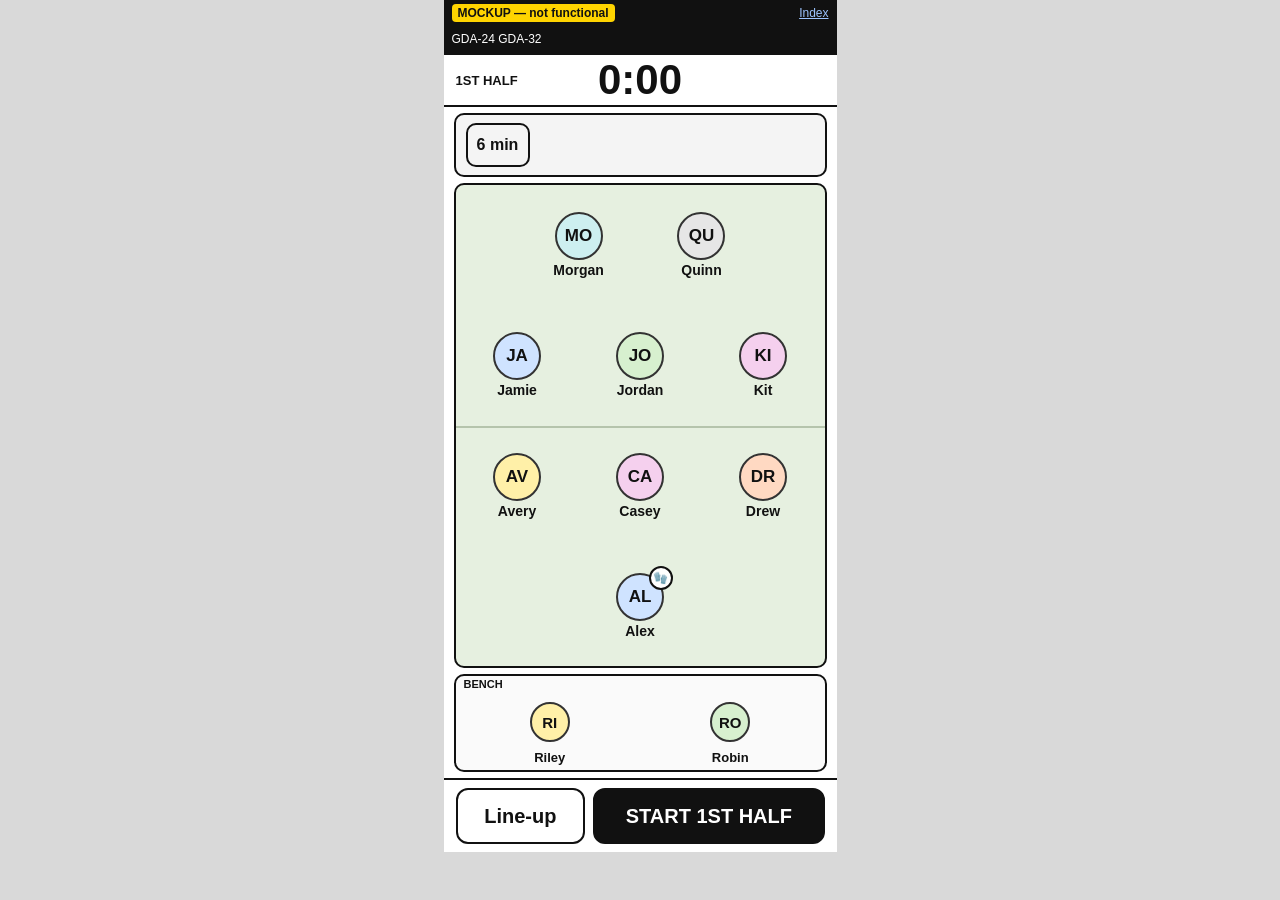
<file: mockups/gate-r2/app.html>
<!DOCTYPE html>
<html lang="en">
<head>
<meta charset="utf-8">
<meta name="viewport" content="width=device-width,initial-scale=1,viewport-fit=cover">
<meta name="apple-mobile-web-app-capable" content="yes">
<meta name="mobile-web-app-capable" content="yes">
<meta name="apple-mobile-web-app-title" content="Game Day mock-up">
<title>MOCKUP - Game Day, second Gate R batch</title>
<style>
[hidden] { display: none !important; }

:root{--h:100vh}
@supports (height:100svh){:root{--h:100svh}}
*{box-sizing:border-box}
html,body{margin:0;padding:0;height:100%}
body{font-family:-apple-system,"Helvetica Neue",Arial,sans-serif;background:#fff;color:#111;font-size:16px;-webkit-text-size-adjust:100%;-webkit-tap-highlight-color:transparent}
body.lock{position:fixed;left:0;right:0;top:0;bottom:0;overflow:hidden;overscroll-behavior:none}
body.nomove,body.nomove *{touch-action:none;-webkit-user-select:none;user-select:none;-webkit-touch-callout:none}
button{-webkit-appearance:none;appearance:none;font:inherit;color:inherit;margin:0;cursor:pointer}

#frame{background:#fff;width:100%}
#frame.flow{min-height:var(--h)}
#frame.fix{height:var(--h);display:flex;flex-direction:column;overflow:hidden}
#frame.fix #screen{flex:1;min-height:0;display:flex;flex-direction:column}
@media (min-width:500px){
  html,body{background:#d9d9d9}
  #frame{width:393px;margin:0 auto}
  #frame.fix{height:min(var(--h),852px)}
}

/* Mock-up label and tools, outside the real screen */
#bar{flex:none;padding:env(safe-area-inset-top) 8px 3px;background:#111;color:#fff;font-size:12px}
#bar .br{display:flex;align-items:center;gap:8px;min-height:26px;white-space:nowrap;overflow:hidden}
#bar .mk{background:#ffd400;color:#111;font-weight:700;padding:2px 6px;border-radius:4px}
#bar .sp{flex:1}
#bar a{color:#9cc4ff;padding:4px 0;font-size:12px;text-decoration:underline}
#bar button{flex:none;height:28px;padding:0 9px;border:0;border-radius:6px;background:#444;color:#fff;font-size:13px;font-weight:700}

/* Common parts */
.hdr{display:flex;align-items:center;gap:8px;flex:none;min-height:53px;padding:4px 12px;border-bottom:2px solid #111;background:#fff}
.hdr h1{margin:0;font-size:20px;flex:1;min-width:0;white-space:nowrap;overflow:hidden;text-overflow:ellipsis}
.back{flex:none;width:48px;height:44px;border:2px solid #111;border-radius:10px;background:#fff;font-size:26px;font-weight:700;line-height:1;padding:0 0 4px}
.tag{flex:none;background:#111;color:#fff;border-radius:6px;padding:2px 7px;font-size:12px;font-weight:800}
.body{padding:12px;display:flex;flex-direction:column;gap:12px}
.btn{display:flex;align-items:center;justify-content:center;width:100%;min-height:54px;border:2px solid #111;border-radius:12px;background:#fff;color:#111;font-size:18px;font-weight:800;padding:6px 12px;text-align:center}
.btn.pri{background:#111;color:#fff}
.btn.big{min-height:60px}
.btn[disabled]{background:#fff;color:#666;border:2px dashed #666;opacity:1;cursor:default}
.acts{flex:none;padding:8px 12px calc(8px + env(safe-area-inset-bottom));border-top:2px solid #111;background:#fff}
.acts .btn{min-height:56px;font-size:20px}
.acts.two{display:flex;gap:8px}
.acts.two .btn{flex:1;width:auto}
.acts.two .btn.pri{flex:2}
.acts.end{display:flex;justify-content:flex-end}
.acts .btn.eh{flex:none;width:132px;min-height:52px;background:#eee;border-color:#555;font-size:16px}
.acts .btn.eh.pri{background:#111;border-color:#111;color:#fff}
.av{width:100%;height:100%;border-radius:50%;display:flex;align-items:center;justify-content:center;font-weight:800;font-size:17px;color:#111;border:2px solid #333}
.c0{background:#cfe3ff}.c1{background:#ffd9c2}.c2{background:#d7f0cf}.c3{background:#f5d0ee}.c4{background:#fff0a8}.c5{background:#cdeff0}.c6{background:#e1d4ff}.c7{background:#e6e6e6}

/* Home */
.card{border:2px solid #111;border-radius:12px;padding:10px;background:#f1f1f1;display:flex;flex-direction:column;gap:3px;overflow-wrap:anywhere}
.card b{font-size:18px}
.card .btn{margin-top:8px}

/* Forms */
.f label,.f .lb{display:flex;justify-content:space-between;font-size:14px;font-weight:700;margin-bottom:3px}
.f input{display:block;width:100%;min-width:0;min-height:52px;font-family:inherit;font-size:18px;color:#111;background:#fff;border:2px solid #111;border-radius:10px;padding:10px 12px;-webkit-appearance:none;appearance:none;margin:0}
.f input::-webkit-date-and-time-value{text-align:left;min-height:1.3em}
.f.need input{border:4px solid #b00020;padding:8px 10px}
.f .nw{color:#b00020;font-weight:800}

/* Rotation stepper */
.step{display:flex;align-items:center;gap:10px}
.step .btn{flex:none;width:72px;min-height:72px;padding:0;font-size:34px;touch-action:manipulation}
.val{flex:1;min-width:0;min-height:72px;display:flex;align-items:center;justify-content:center;border:2px solid #111;border-radius:10px;font-size:32px;font-weight:900;white-space:nowrap}

/* Sheet */
.scrim{position:fixed;left:0;right:0;top:0;bottom:0;z-index:20;background:rgba(0,0,0,.5);display:flex;align-items:flex-end;justify-content:center}
.sheet{width:100%;max-width:393px;background:#fff;border-top:3px solid #111;border-radius:18px 18px 0 0;padding:16px 12px calc(14px + env(safe-area-inset-bottom));display:flex;flex-direction:column;gap:10px}

/* Clock */
.bnr{flex:none;padding:6px 12px;font-size:15px;font-weight:800;background:#111;color:#fff}
.clk{position:relative;flex:none;display:flex;align-items:center;justify-content:center;min-height:52px;padding:2px 12px;border-bottom:2px solid #111;background:#fff}
.clk b{padding:0 8px;border-radius:8px;font-size:42px;font-weight:900;line-height:1.1;font-variant-numeric:tabular-nums}
.clk b.ot{background:#111;color:#fff}
.clk .hf{position:absolute;left:12px;top:50%;transform:translateY(-50%);font-size:13px;font-weight:800}

/* Strip */
.strip{flex:none;display:flex;align-items:center;gap:8px;min-height:64px;margin:6px 10px 0;padding:6px 10px;border:2px solid #111;border-radius:10px;background:#f4f4f4}
.strip .sl{flex:1;min-width:0}
.strip .big{font-size:22px;font-weight:900;line-height:26px;font-variant-numeric:tabular-nums}
.strip .who{font-size:15px;line-height:18px;overflow-wrap:anywhere}
.strip.warn{background:#ffd400}
.strip.swap{background:#111;color:#fff;border:4px solid #b00020;padding:4px 8px}
.strip.late{background:#b00020;border-color:#b00020;color:#fff}
.strip.time{background:#fff;border:6px solid #111;padding:2px 6px}
.strip.time .big{font-size:34px;line-height:40px;letter-spacing:2px;text-align:center}
.chip{flex:none;min-height:44px;min-width:64px;padding:0 8px;border:2px solid currentColor;border-radius:10px;background:transparent;color:inherit;font-size:16px;font-weight:800;white-space:nowrap}

/* Line-up and game */
.lu{position:relative;flex:1;min-height:0;display:flex;flex-direction:column;gap:6px;padding:6px 10px}
.pitch{flex:1 1 0;min-height:0;position:relative;display:grid;grid-template-rows:repeat(4,minmax(0,1fr));border:2px solid #111;border-radius:10px;background:#e6f0e0}
.pitch:before{content:"";position:absolute;left:0;right:0;top:50%;border-top:2px solid #b5c4ac;pointer-events:none}
.line{position:relative;display:flex;justify-content:center;align-items:stretch;min-height:0}
.slot{position:relative;display:flex;flex-direction:column;align-items:center;justify-content:center;min-width:0}
.line .slot{flex:0 0 33.33%;max-width:33.33%}
.ci{position:relative;flex:none;width:48px;height:48px}
.nm{width:100%;margin-top:2px;padding:0 2px;text-align:center;font-size:14px;font-weight:800;line-height:16px;white-space:nowrap;overflow:hidden;text-overflow:ellipsis}
.gk{position:absolute;right:-9px;top:-7px;width:24px;height:24px;border-radius:50%;background:#fff;border:2px solid #111;font-size:12px;line-height:1;display:flex;align-items:center;justify-content:center}
.tk{position:absolute;right:-9px;bottom:-5px;z-index:2;width:22px;height:22px;border-radius:50%;background:#111;border:2px solid #fff;color:#fff;font-size:13px;font-weight:900;line-height:1;display:flex;align-items:center;justify-content:center}
.em{background:transparent;border:2px dashed #555}
.tight .ci{width:40px;height:40px}
.tight .av{font-size:15px}
.tight .nm{font-size:13px;line-height:15px}
.row{position:relative;flex:none;display:flex;flex-wrap:wrap;justify-content:space-around;min-height:22px;padding:15px 4px 2px;border:2px solid #111;border-radius:10px;background:#fafafa}
.row .t{position:absolute;left:8px;top:1px;font-size:11px;font-weight:800;line-height:14px}
.row .slot{flex:0 0 16.6%;max-width:16.6%;padding:2px 0}
.row .ci{width:44px;height:44px}
.row .av{font-size:15px}
.row .nm{font-size:13px}
.row.ab{border-style:dashed}
.row.ab .av{border-style:dashed;border-color:#111}
.row.ab .nm{color:#333}

/* Bench on the game screen: ring, timer */
.row.live{padding:18px 4px 2px}
.row.live .slot{flex:1 1 0;max-width:25%}
.row.live .ci{width:52px;height:52px}
.row.live .av{position:absolute;left:6px;top:6px;width:40px;height:40px}
.row.live.many .slot{max-width:16.6%}
.row.live.many .ci{width:44px;height:44px}
.row.live.many .av{left:5px;top:5px;width:34px;height:34px;font-size:13px}
.rg{position:absolute;left:0;top:0;width:100%;height:100%;pointer-events:none}
.rg circle{fill:none}
.r0{stroke:#c8c8c8;stroke-width:5}
.r1{stroke:#111;stroke-width:5}
.r2{stroke:#6b0012;stroke-width:4;display:none}
.lt .r0{stroke:#b00020}
.lt .r1{display:none}
.lt .r2{display:inline}
.tm{position:absolute;left:-9px;top:-7px;z-index:2;padding:1px 5px;border-radius:9px;background:#111;color:#fff;font-size:13px;font-weight:800;line-height:16px;white-space:nowrap;font-variant-numeric:tabular-nums}

/* Circle states */
.due .av{border:4px solid #111}
.plan .av{border:4px dotted #111}
.sel .av,.drop .av{border:4px solid #111;box-shadow:0 0 0 4px #ffd400}
.src .av{opacity:.4}

/* Planned pairs */
#pl{position:absolute;left:0;top:0;width:100%;height:100%;z-index:4;pointer-events:none;overflow:visible}
#px{position:absolute;left:0;top:0;width:100%;height:100%;z-index:5;pointer-events:none}
.xx{position:absolute;width:44px;height:44px;margin:-22px 0 0 -22px;padding:0;border:0;background:none;pointer-events:auto;display:flex;align-items:center;justify-content:center}
.xx span{width:26px;height:26px;border-radius:50%;background:#fff;border:3px solid #111;color:#111;font-size:18px;font-weight:900;line-height:1;display:flex;align-items:center;justify-content:center}

/* Swap and Undo */
.swr{flex:none;padding:8px 12px 0;border-top:2px solid #111;background:#fff}
.swr:not([hidden])+.acts{border-top:0}
.swp{min-height:60px;font-size:24px}
.undo{display:flex;align-items:center;gap:10px;min-height:60px;padding:6px 6px 6px 14px;border-radius:12px;background:#111;color:#fff;font-size:18px;font-weight:800}
.undo span{flex:1;min-width:0}
.undo button{flex:none;min-width:96px;min-height:48px;border:2px solid #fff;border-radius:10px;background:transparent;color:#fff;font-size:18px;font-weight:800}

/* Half over (temporary) */
.stop{padding:40px 0 28px;text-align:center;font-size:64px;font-weight:900;line-height:1;font-variant-numeric:tabular-nums}

/* Shorter phones, or Safari with its toolbars showing */
@media (max-height:760px){
  .pitch.g .ci{width:42px;height:42px}
  .pitch.g .av{font-size:15px}
  .pitch.g .nm{font-size:13px;line-height:15px}
}
@media (max-height:700px){
  .pitch.g .ci{width:38px;height:38px}
  .pitch.g .nm{margin-top:0;line-height:14px}
  .pitch.g .gk{width:20px;height:20px;font-size:10px}
  .pitch.g .tk{width:20px;height:20px;font-size:12px}
}

/* Drag layer */
#layer{position:fixed;left:0;top:0;right:0;bottom:0;z-index:50;pointer-events:none}
#layer svg{position:absolute;left:0;top:0;width:100%;height:100%}
#ghost{position:absolute;left:0;top:0;width:56px;height:56px;margin:-28px 0 0 -28px;will-change:transform}
#ghost .av{border:3px solid #111;box-shadow:0 3px 8px rgba(0,0,0,.45)}
</style>
</head>
<body>
<div id="frame"><div id="bar"></div><div id="screen"></div></div>
<div id="layer" hidden><svg><line id="ln" stroke="#111" stroke-width="5" stroke-linecap="round"></line></svg><div id="ghost"></div></div>
<script>
(function(){
'use strict';

/* ---------- Sample data (all names made up) ---------- */
var COL=['c0','c1','c2','c3','c4','c5','c6','c7'];
var SQ13=[['Alex',0],['Avery',4],['Casey',3],['Drew',1],['Jamie',0],['Jordan',2],['Kit',3],['Morgan',5],['Quinn',7],['Riley',4],['Robin',2],['Sam',1],['Thaddeus-Alexander',6]];
var DAYS=['Sun','Mon','Tue','Wed','Thu','Fri','Sat'];
var MONTHS=['Jan','Feb','Mar','Apr','May','Jun','Jul','Aug','Sep','Oct','Nov','Dec'];
var GHOST_LIFT=36;   /* the floating circle sits above the thumb so the thumb does not hide it */
var DROP_RADIUS=46;  /* how close to a circle counts as "on" it */
var HALF=1500;       /* 25:00 */
var WARN=30;         /* seconds of warning */
var RED_AFTER=60;    /* the strip and ring turn red one minute after Swap Time */
var UNDO_MS=5000;
var BANNER_MS=5000;
var REOPEN_GAP=348;  /* the Reopen button: closed for 5:48 */
var RING=2*Math.PI*23;
var RING2=2*Math.PI*17;
var TAGS='GDA-24 36 23 32 25 27 30 35 33';

/* ---------- State: held in memory only, gone on reload ---------- */
var S;
function fresh(){
  return {screen:'home',players:[],games:[],nextId:1,nextGame:1,nextCol:5,form:null,sel:null,gameId:null,lock:0,undo:null,wb:false,wbUntil:0,rotOpen:false};
}
function el(id){return document.getElementById(id);}
function esc(t){return String(t).replace(/&/g,'&amp;').replace(/</g,'&lt;').replace(/>/g,'&gt;').replace(/"/g,'&quot;');}
function initials(n){return n.slice(0,2).toUpperCase();}
function byName(a,b){var x=a.name.toLowerCase(),y=b.name.toLowerCase();return x<y?-1:(x>y?1:a.id-b.id);}
function sorted(){return S.players.slice().sort(byName);}
function P(id){for(var i=0;i<S.players.length;i++){if(S.players[i].id===id)return S.players[i];}return null;}
function idOf(name){for(var i=0;i<S.players.length;i++){if(S.players[i].name===name)return S.players[i].id;}return null;}
function addP(name,col){
  var c=(col===undefined||col===null)?(S.nextCol++%8):col;
  var p={id:S.nextId++,name:name,col:c};
  S.players.push(p);
  return p;
}
/* pos index: 0 goal, 1-3 defence, 4-6 midfield, 7-8 forwards, each left to right */
function addGame(date,time,opp,venue,rot){
  var s=sorted(),pos=[];
  for(var i=0;i<9;i++){pos.push(s[i]?s[i].id:null);}
  var g={id:S.nextGame++,date:date,time:time,opp:opp,venue:venue,formation:'3-3-2',pos:pos,absent:[],rot:rot||6,phase:'plan',t:0,endT:0,since:{},marks:{},pairs:[]};
  S.games.push(g);
  return g;
}
function cur(){for(var i=0;i<S.games.length;i++){if(S.games[i].id===S.gameId)return S.games[i];}return null;}
function benchOf(g){return sorted().filter(function(p){return g.pos.indexOf(p.id)<0&&g.absent.indexOf(p.id)<0;});}
function absentOf(g){return sorted().filter(function(p){return g.absent.indexOf(p.id)>=0;});}
function gamesInOrder(){
  return S.games.slice().sort(function(a,b){
    var x=a.date+a.time,y=b.date+b.time;
    return x<y?-1:(x>y?1:a.id-b.id);
  });
}
function fmtDate(d){
  var p=d.split('-'),dt=new Date(+p[0],+p[1]-1,+p[2]);
  return DAYS[dt.getDay()]+' '+(+p[2])+' '+MONTHS[+p[1]-1];
}
function fmtTime(t){
  var p=t.split(':'),h=+p[0],ap=h<12?'am':'pm',h12=h%12===0?12:h%12;
  return h12+':'+p[1]+' '+ap;
}
function mmss(s){var m=Math.floor(s/60),r=s%60;return m+':'+(r<10?'0':'')+r;}
function clockText(T){return T>HALF?'+'+mmss(T-HALF):mmss(T);}

/* ---------- Game rules ---------- */
function kick(g){
  g.phase='live';
  g.t=0;
  benchOf(g).forEach(function(p){g.since[p.id]=0;});
}
function plan(g,b,idx){
  var f=g.pos[idx];
  g.pairs=g.pairs.filter(function(p){
    if(p.b===b){return false;}
    return f?p.f!==f:p.pos!==idx;
  });
  g.pairs.push({b:b,f:f||null,pos:f?null:idx});
}
function fieldMove(g,i,j){
  var t=g.pos[i];
  g.pos[i]=g.pos[j];
  g.pos[j]=t;
  g.pairs.forEach(function(p){
    if(p.pos===j){p.f=g.pos[j];p.pos=null;}   /* the empty place in a plan has just been filled */
  });
}
function placeLive(a,b){
  var g=cur(),ka=a.charAt(0),kb=b.charAt(0),va=+a.slice(1),vb=+b.slice(1);
  if(ka==='p'&&kb==='p'){fieldMove(g,va,vb);}
  else if(ka==='b'&&kb==='p'){plan(g,va,vb);}
  else if(ka==='p'&&kb==='b'){plan(g,vb,va);}
  S.undo=null;   /* Undo goes as soon as anything else changes */
}
function doSwap(g){
  var T=Math.floor(g.t);
  var snap={pos:g.pos.slice(),since:JSON.parse(JSON.stringify(g.since)),marks:JSON.parse(JSON.stringify(g.marks)),pairs:JSON.parse(JSON.stringify(g.pairs))};
  g.pairs.forEach(function(p){
    var i=p.f?g.pos.indexOf(p.f):p.pos;
    g.pos[i]=p.b;
    g.marks[p.b]=true;
    delete g.since[p.b];
    if(p.f){g.since[p.f]=T;}
  });
  g.pairs=[];
  S.undo={snap:snap,until:Date.now()+UNDO_MS};
}
function endHalf(g){
  g.endT=Math.floor(g.t);
  g.pairs=[];
  S.undo=null;
  S.wb=false;
}
function isPlanned(g,k){
  var c=k.charAt(0),v=+k.slice(1);
  return g.pairs.some(function(p){
    if(c==='b'){return p.b===v;}
    if(c==='p'){return g.pos[v]?p.f===g.pos[v]:p.pos===v;}
    return false;
  });
}
function names(ids){return ids.map(function(id){return esc(P(id).name);}).join(', ');}
function stripState(g,T){
  if(T>=HALF){return {k:'time',big:'TIME',who:''};}
  var L=g.rot*60,due=[],warn=[],top=0;
  benchOf(g).forEach(function(p){
    var s=T-g.since[p.id];
    if(s>=L){due.push(p.id);}else if(s>=L-WARN){warn.push(p.id);}
    if(s>top){top=s;}
  });
  var list=due.length?due:warn;
  if(!list.length){return {k:'',big:'',who:''};}
  var offs=[],ons=[];
  g.pairs.forEach(function(p){
    ons.push(p.b);
    if(p.f){offs.push(p.f);}
  });
  list.forEach(function(id){if(ons.indexOf(id)<0){ons.push(id);}});
  var who=(offs.length?'<b>Off</b> '+names(offs)+' &rarr; ':'')+'<b>On</b> '+names(ons);
  if(!due.length){return {k:'warn',big:'SWAP IN '+mmss(L-top),who:who};}
  var late=top-L;
  return {k:late>=RED_AFTER?'late':'swap',big:'SWAP TIME'+(late>0?' +'+mmss(late):''),who:who};
}
function nextEvent(g){
  var T=Math.floor(g.t),L=g.rot*60,c=[HALF];
  benchOf(g).forEach(function(p){
    var s=g.since[p.id];
    c.push(s+L-WARN,s+L,s+L+RED_AFTER);
  });
  c=c.filter(function(x){return x>T;}).sort(function(a,b){return a-b;});
  return c.length?c[0]:null;
}

/* ---------- Starting points for the index page ---------- */
function squadN(n){SQ13.slice(0,n).forEach(function(x){addP(x[0],x[1]);});}
function squad13(){squadN(13);}
function squad15(){squad13();addP('Blake');addP('Extra');}
function rovers(){return addGame('2026-11-14','08:30','Rovers U10','Oakwood Park, Field 2',6);}
function markAbsent(g,list){
  list.forEach(function(n){
    var id=idOf(n),i=g.pos.indexOf(id);
    if(i>=0){g.pos[i]=null;}
    g.absent.push(id);
  });
}
function keyOf(g,name){
  var id=idOf(name),i=g.pos.indexOf(id);
  return i>=0?'p'+i:'b'+id;
}
function live(t,game){
  var g=game||rovers();
  kick(g);
  g.t=t;
  S.gameId=g.id;
  S.screen='game';
  return g;
}
function pair(g,on,off){plan(g,idOf(on),g.pos.indexOf(idOf(off)));}
function two(g){pair(g,'Riley','Kit');pair(g,'Robin','Jordan');}
function turn(g,t){   /* a Swap already carried out at game time t */
  g.t=t;
  two(g);
  doSwap(g);
  S.undo=null;
}
function wake(){S.wb=true;S.wbUntil=Date.now()+BANNER_MS;}
function benchSince(g,t){
  g.since={};
  benchOf(g).forEach(function(p){g.since[p.id]=t;});
  g.marks[idOf('Kit')]=true;
  g.marks[idOf('Jordan')]=true;
}
function blankForm(){return {date:'',time:'',opp:'',venue:'',rot:6,marks:{}};}
function sampleForm(rot){return {date:'2026-11-14',time:'08:30',opp:'Rovers U10',venue:'Oakwood Park, Field 2',rot:rot,marks:{}};}

var SEEDS={
  'home':function(){squadN(11);rovers();S.screen='home';},
  'create':function(){squadN(11);S.form=blankForm();S.screen='create';},
  'before':function(){squadN(11);S.gameId=rovers().id;S.screen='ready';},
  'started':function(){squadN(11);live(0);},
  'running':function(){squadN(11);live(150);},
  'rotation':function(){squadN(11);live(150);S.rotOpen=true;},
  'rotation-7':function(){squadN(11);live(150).rot=7;},
  'four-bench':function(){squad13();live(0);},
  'six-bench':function(){squad15();live(150);},
  'no-bench':function(){squadN(9);live(150);},
  'selected':function(){squadN(11);var g=live(150);S.sel=keyOf(g,'Riley');},
  'selected-field':function(){squadN(11);var g=live(150);S.sel=keyOf(g,'Morgan');},
  'one-pair':function(){squadN(11);pair(live(150),'Riley','Kit');},
  'two-pairs':function(){squadN(11);two(live(150));},
  'empty-pair':function(){squadN(11);var g=rovers();markAbsent(g,['Kit']);live(150,g);plan(g,idOf('Riley'),6);},
  'after-swap':function(){squadN(11);var g=live(360);two(g);doSwap(g);},
  'warning':function(){squadN(11);live(330);},
  'warning-plan':function(){squadN(11);two(live(330));},
  'swap-time':function(){squadN(11);live(360);},
  'swap-time-plan':function(){squadN(11);two(live(360));},
  'late':function(){squadN(11);live(430);},
  'staggered':function(){
    squad13();
    var g=live(920);
    g.since[idOf('Riley')]=730;
    g.since[idOf('Robin')]=730;
    g.since[idOf('Sam')]=548;
    g.since[idOf('Thaddeus-Alexander')]=580;
  },
  'marks':function(){
    squadN(11);
    var g=live(0);
    turn(g,365);
    g.t=725;
    pair(g,'Kit','Riley');
    pair(g,'Jordan','Robin');
    doSwap(g);
    S.undo=null;
    g.t=740;
  },
  'time':function(){squadN(11);var g=live(0);turn(g,1440);g.t=1540;},
  'time-due':function(){squadN(11);var g=live(0);turn(g,1170);g.t=1540;pair(g,'Kit','Riley');},
  'half-over':function(){squadN(11);var g=live(0);turn(g,1440);g.t=1540;endHalf(g);S.screen='over';},
  'finished':function(){squadN(11);S.screen='home';},
  'welcome-back':function(){squadN(11);var g=live(1068);benchSince(g,540);wake();},
  'welcome-back-time':function(){squadN(11);var g=live(1692);benchSince(g,1592);wake();}
};

/* ---------- Screens ---------- */
function hdr(title,back,right){
  return '<div class="hdr">'+(back?'<button class="back" data-a="'+back+'" aria-label="Back">&lsaquo;</button>':'')+'<h1>'+title+'</h1>'+(right||'')+'</div>';
}
function card(g){
  return '<div class="card"><b>vs '+esc(g.opp)+'</b><div>'+fmtDate(g.date)+' &middot; '+fmtTime(g.time)+'</div><div>'+esc(g.venue)+'</div>'+
    '<button class="btn" data-a="line" data-id="'+g.id+'">Line-up</button></div>';
}
function circle(p,keeper){
  var g=cur();
  return '<div class="ci"><div class="av '+COL[p.col]+'">'+esc(initials(p.name))+'</div>'+(keeper?'<span class="gk">&#129508;</span>':'')+(g.marks[p.id]?'<span class="tk">&#10003;&#xFE0E;</span>':'')+'</div>';
}
function slotPos(g,i,readOnly){
  var id=g.pos[i],p=id?P(id):null,k='p'+i;
  var attrs='class="slot'+(S.sel===k?' sel':'')+(isPlanned(g,k)?' plan':'')+'"'+(readOnly?'':' data-k="'+k+'"');
  if(!p){return '<div '+attrs+'><div class="ci"><div class="av em"></div></div><div class="nm">&nbsp;</div></div>';}
  return '<div '+attrs+'>'+circle(p,i===0)+'<div class="nm">'+esc(p.name)+'</div></div>';
}
function slotRow(p,prefix,readOnly){
  var k=prefix+p.id;
  return '<div class="slot'+(S.sel===k?' sel':'')+'"'+(readOnly?'':' data-k="'+k+'"')+'>'+circle(p,false)+'<div class="nm">'+esc(p.name)+'</div></div>';
}
function slotBench(g,p,isLive){
  var k='b'+p.id,ring='',tm='';
  if(isLive){
    ring='<svg class="rg" viewBox="0 0 52 52"><circle class="r0" cx="26" cy="26" r="23"></circle><circle class="r1" cx="26" cy="26" r="23" transform="rotate(-90 26 26)"></circle><circle class="r2" cx="26" cy="26" r="17" transform="rotate(-90 26 26)"></circle></svg>';
    tm='<span class="tm"></span>';
  }
  return '<div class="slot'+(S.sel===k?' sel':'')+(isPlanned(g,k)?' plan':'')+'"'+(isLive?' data-k="'+k+'"':'')+'><div class="ci"><div class="av '+COL[p.col]+'">'+esc(initials(p.name))+'</div>'+ring+tm+(g.marks[p.id]?'<span class="tk">&#10003;&#xFE0E;</span>':'')+'</div><div class="nm">'+esc(p.name)+'</div></div>';
}
function lines(g,readOnly,cls){
  function line(list){return '<div class="line">'+list.map(function(i){return slotPos(g,i,readOnly);}).join('')+'</div>';}
  return '<div class="pitch'+cls+'">'+line([7,8])+line([4,5,6])+line([1,2,3])+line([0])+'</div>';
}
function lineBody(g){
  var bench=benchOf(g),absent=absentOf(g);
  var tight=absent.length>6||bench.length>6;
  var h='<div class="lu">'+lines(g,false,tight?' tight':'');
  h+='<div class="row"><span class="t">BENCH</span>'+bench.map(function(p){return slotRow(p,'b',false);}).join('')+'</div>';
  if(absent.length){h+='<div class="row ab"><span class="t">ABSENT</span>'+absent.map(function(p){return slotRow(p,'a',false);}).join('')+'</div>';}
  return h+'</div>';
}
function gameBody(g,isLive){
  var bench=benchOf(g);
  var h='<div class="lu g">'+lines(g,!isLive,' g');
  if(bench.length){
    h+='<div class="row live'+(bench.length>4?' many':'')+'" id="brow"><span class="t">BENCH</span>'+bench.map(function(p){return slotBench(g,p,isLive);}).join('')+'</div>';
  }
  if(isLive){h+='<svg id="pl"></svg><div id="px"></div>';}
  return h+'</div>';
}
function stepper(){
  return '<div class="step"><button class="btn" id="dn" data-a="step" data-d="-1" aria-label="Shorter">&minus;</button><div class="val" id="rv"></div><button class="btn" id="up" data-a="step" data-d="1" aria-label="Longer">+</button></div>';
}
function gameTop(){
  return '<div class="bnr" id="wb"'+(S.wb?'':' hidden')+'>Welcome back</div>'+
    '<div class="clk"><span class="hf">1ST HALF</span><b id="ck"></b></div>'+
    '<div class="strip" id="st"><button class="chip" id="chip" data-a="chip"></button><div class="sl" id="sl"><div class="big" id="sb"></div><div class="who" id="sw"></div></div></div>';
}
function rotSheet(){
  return '<div class="scrim" id="rs"'+(S.rotOpen?'':' hidden')+'><div class="sheet">'+stepper()+'<button class="btn pri" data-a="rotDone">Done</button></div></div>';
}
function field(key,label,type,extra){
  var f=S.form,on=!!f.marks[key];
  return '<div class="f'+(on?' need':'')+'" id="f-'+key+'"><label for="i-'+key+'"><span>'+label+'</span><span class="nw"'+(on?'':' hidden')+'>Needed</span></label>'+
    '<input id="i-'+key+'" data-f="'+key+'" type="'+type+'" value="'+esc(f[key])+'" '+(extra||'')+'></div>';
}
function formOk(){
  var f=S.form;
  return !!(f.date&&f.time&&f.opp.trim()&&f.venue.trim());
}

var VIEWS={
  home:function(){
    var h=hdr('Game Day')+'<div class="body"><button class="btn pri big" data-a="create">+ Create game</button>';
    h+=gamesInOrder().map(card).join('');
    h+='<button class="btn">Squad ('+S.players.length+')</button>';
    return {tags:'GDA-36',html:h+'</div>'};
  },
  create:function(){
    var txt='autocomplete="off" autocapitalize="words" autocorrect="off" spellcheck="false"';
    return {tags:'GDA-32',tool:'<button data-a="sampleGame">Sample game</button>',
      html:hdr('New game','home')+'<div class="body">'+field('date','Date','date')+field('time','Kick-off','time')+field('opp','Opposition','text',txt)+field('venue','Venue','text',txt)+
      '<div class="f"><div class="lb"><span>Rotation</span></div>'+stepper()+'</div>'+
      '<button class="btn pri big" id="make" data-a="makeGame"'+(formOk()?'':' disabled')+'>Create game</button></div>'};
  },
  lineup:function(){
    var g=cur();
    return {fix:true,line:true,tags:'GDA-18 GDA-19',
      html:hdr('1st-half line-up','home','<span class="tag">'+esc(g.formation)+'</span>')+lineBody(g)+
      '<div class="acts"><button class="btn pri" id="bReady" data-a="ready">Ready for kick-off</button>'+
      '<button class="btn pri" id="bAbsent" data-a="absent" hidden>Absent</button>'+
      '<button class="btn pri" id="bBack" data-a="backIn" hidden>Back in</button></div>'};
  },
  ready:function(){
    var g=cur();
    return {fix:true,line:true,tags:'GDA-24 GDA-32',
      html:gameTop()+gameBody(g,false)+
      '<div class="acts two"><button class="btn" data-a="toLine">Line-up</button><button class="btn pri" data-a="start">START 1ST HALF</button></div>'+rotSheet()};
  },
  game:function(){
    var g=cur();
    return {fix:true,line:true,tags:TAGS,
      tool:'<button data-a="plus1">+1 min</button><button id="tNext" data-a="next">Next</button><button data-a="reopen">Reopen</button>',
      html:gameTop()+gameBody(g,true)+
      '<div class="swr" id="swr" hidden><button class="btn pri swp" id="bSwap" data-a="swap" hidden>Swap</button>'+
      '<div class="undo" id="und" hidden><span>Swap done</span><button data-a="undo">Undo</button></div></div>'+
      '<div class="acts end"><button class="btn eh" id="bEnd" data-a="endHalf">End Half</button></div>'+rotSheet()};
  },
  over:function(){
    var g=cur();
    return {tags:'GDA-36 GDA-33',tool:'<button data-a="reopen">Reopen</button>',
      html:hdr('','backGame')+'<div class="body"><div class="stop">'+clockText(g.endT)+'</div><button class="btn pri big" data-a="finish">Finish test game</button></div>'};
  }
};

/* Everything that changes as the clock runs is updated in place, never rebuilt,
   so a tap or a drag in progress is not interrupted. */
function paint(){
  var g=cur();
  if(!g||(S.screen!=='game'&&S.screen!=='ready')){return;}
  var isLive=g.phase==='live',T=isLive?Math.floor(g.t):0;
  var st=isLive?stripState(g,T):{k:'',big:'',who:''};
  var ck=el('ck');
  ck.textContent=clockText(T);
  ck.className=T>HALF?'ot':'';
  el('st').className='strip '+st.k;
  el('chip').hidden=st.k==='time';
  el('chip').textContent=g.rot+' min';
  el('sl').hidden=!st.k;
  el('sb').textContent=st.big;
  var sw=el('sw');
  if(!drag&&sw.getAttribute('data-v')!==st.who){
    sw.innerHTML=st.who;
    sw.setAttribute('data-v',st.who);
    sw.hidden=!st.who;
  }
  if(!isLive){return;}
  el('bEnd').classList.toggle('pri',T>=HALF);
  var nx=el('tNext');
  if(nx){nx.hidden=T>=HALF;}
  var L=g.rot*60;
  benchOf(g).forEach(function(p){
    var n=document.querySelector('[data-k="b'+p.id+'"]');
    if(!n){return;}
    var s=T-g.since[p.id],over=s-L;
    var red=over>=RED_AFTER;
    n.querySelector('.tm').textContent=mmss(s);
    n.classList.toggle('due',s>=L-WARN);
    n.classList.toggle('lt',red);
    n.querySelector('.r1').setAttribute('stroke-dasharray',(Math.min(1,s/L)*RING).toFixed(1)+' '+RING.toFixed(1));
    n.querySelector('.r2').setAttribute('stroke-dasharray',(red?Math.min(1,over/L)*RING2:0).toFixed(1)+' '+RING2.toFixed(1));
  });
}
function syncRows(){
  var g=cur(),has=g.pairs.length>0,u=!!S.undo;
  el('bSwap').hidden=!has;
  el('und').hidden=has||!u;
  el('swr').hidden=!has&&!u;
  drawLines();
}
function drawLines(){
  var lu=document.querySelector('.lu.g'),svg=el('pl'),box=el('px'),g=cur();
  if(!lu||!svg||!box||!g){return;}
  var r=lu.getBoundingClientRect(),row=el('brow');
  var edge=row?row.getBoundingClientRect().top-r.top:r.height;
  var h='',x='';
  g.pairs.forEach(function(p){
    var i=p.f?g.pos.indexOf(p.f):p.pos;
    var a=document.querySelector('[data-k="b'+p.b+'"]'),b=document.querySelector('[data-k="p'+i+'"]');
    if(!a||!b){return;}
    var ca=centre(a),cb=centre(b);
    var x1=ca.x-r.left,y1=ca.y-r.top,x2=cb.x-r.left,y2=cb.y-r.top;
    var f=y2===y1?0.5:(edge-y1)/(y2-y1);
    var cx=Math.max(22,Math.min(r.width-22,x1+(x2-x1)*f));
    h+='<line x1="'+x1+'" y1="'+y1+'" x2="'+x2+'" y2="'+y2+'" stroke="#111" stroke-width="4" stroke-dasharray="3 7" stroke-linecap="round"></line>';
    x+='<button class="xx" data-a="unpair" data-id="'+p.b+'" aria-label="Remove pair" style="left:'+cx+'px;top:'+edge+'px"><span>&times;</span></button>';
  });
  svg.innerHTML=h;
  box.innerHTML=x;
}
function rotOwner(){return S.screen==='create'?S.form:cur();}
function stepVal(){
  var v=el('rv');
  if(!v){return;}
  var o=rotOwner();
  v.textContent=o.rot+' min';
  el('dn').disabled=o.rot<=1;
  el('up').disabled=o.rot>=25;
}

var rendering=false;
function syncBar(){
  var kind=S.sel?S.sel.charAt(0):'';
  var r=el('bReady'),a=el('bAbsent'),b=el('bBack');
  if(!r){return;}
  r.hidden=!!S.sel;
  a.hidden=!(kind==='p'||kind==='b');
  b.hidden=kind!=='a';
}
function render(){
  var v=VIEWS[S.screen]();
  el('bar').innerHTML='<div class="br"><span class="mk">MOCKUP &mdash; not functional</span><span class="sp"></span><a href="index.html">Index</a></div>'+
    '<div class="br"><span>'+v.tags+'</span><span class="sp"></span>'+(v.tool||'')+'</div>';
  rendering=true;   /* replacing a focused field fires focusout: it must not touch the form */
  el('screen').innerHTML=v.html;
  rendering=false;
  el('frame').className=v.fix?'fix':'flow';
  document.body.className=(v.fix?'lock':'')+(v.line?' nomove':'');
  syncBar();
  stepVal();
  paint();
  if(S.screen==='game'){syncRows();}
}
function nav(screen){
  S.screen=screen;
  S.sel=null;
  S.rotOpen=false;
  S.lock=Date.now()+300;   /* a fast double tap cannot act twice or hit the next screen */
  render();
  window.scrollTo(0,0);
}

/* ---------- Line-up rules ---------- */
function moveKeys(a,b){
  if(S.screen==='game'){placeLive(a,b);return;}
  var g=cur(),ka=a.charAt(0),kb=b.charAt(0),va=+a.slice(1),vb=+b.slice(1);
  if(ka==='p'&&kb==='p'){var t=g.pos[va];g.pos[va]=g.pos[vb];g.pos[vb]=t;}
  else if(ka==='b'&&kb==='p'){g.pos[vb]=va;}
  else if(ka==='p'&&kb==='b'){g.pos[va]=vb;}
  /* whoever is displaced is on the bench automatically: the bench is everyone not placed and not absent */
}
function isEmptyPos(k){return k.charAt(0)==='p'&&cur().pos[+k.slice(1)]===null;}
function tap(k){
  var sel=S.sel,kk=k.charAt(0),empty=isEmptyPos(k);
  if(!sel){if(!empty){S.sel=k;}render();return;}
  if(sel===k){S.sel=null;render();return;}
  var ks=sel.charAt(0);
  if(empty){
    if(ks!=='a'){moveKeys(sel,k);S.sel=null;}
    render();return;
  }
  if((ks==='a'&&kk==='a')||(ks==='b'&&kk==='b')){S.sel=k;render();return;}
  if(ks==='a'||kk==='a'){return;}   /* changes nothing: the first player stays selected */
  moveKeys(sel,k);S.sel=null;render();
}
function canDrag(k){
  var c=k.charAt(0);
  return c==='b'||(c==='p'&&!isEmptyPos(k));
}
function validDrop(src,tgt){
  var s=src.charAt(0),t=tgt.charAt(0);
  if(t==='a'){return false;}
  if(t==='b'){return s==='p';}
  return true;
}
function playerAt(k){
  return k.charAt(0)==='p'?P(cur().pos[+k.slice(1)]):P(+k.slice(1));
}

/* ---------- Drag and tap: pointer events, one path for finger and mouse ---------- */
var drag=null;
function centre(n){
  var r=n.querySelector('.ci').getBoundingClientRect();
  return {x:r.left+r.width/2,y:r.top+r.height/2};
}
function startDrag(){
  var d=drag;
  d.on=true;
  S.sel=null;
  var old=document.querySelector('.slot.sel');
  if(old){old.classList.remove('sel');}
  syncBar();
  d.el.classList.add('src');
  var c=centre(d.el);
  d.targets=[];
  Array.prototype.forEach.call(document.querySelectorAll('[data-k]'),function(n){
    if(n!==d.el&&validDrop(d.k,n.getAttribute('data-k'))){
      var t=centre(n);
      d.targets.push({n:n,k:n.getAttribute('data-k'),x:t.x,y:t.y});
    }
  });
  var p=playerAt(d.k);
  el('ghost').innerHTML='<div class="av '+COL[p.col]+'">'+esc(initials(p.name))+'</div>';
  var ln=el('ln');
  ln.setAttribute('x1',c.x);
  ln.setAttribute('y1',c.y);
  el('layer').hidden=false;
}
function moveDrag(x,y){
  var d=drag,gy=y-d.lift;
  el('ghost').style.transform='translate('+x+'px,'+gy+'px)';
  var ln=el('ln');
  ln.setAttribute('x2',x);
  ln.setAttribute('y2',gy);
  var best=null,bd=DROP_RADIUS*DROP_RADIUS;
  d.targets.forEach(function(t){
    var dx=t.x-x,dy=t.y-gy,dist=dx*dx+dy*dy;
    if(dist<bd){bd=dist;best=t;}
  });
  if(best!==d.hit){
    if(d.hit){d.hit.n.classList.remove('drop');}
    if(best){best.n.classList.add('drop');}
    d.hit=best;
  }
}
function finish(apply){
  var d=drag;
  drag=null;
  if(d.on){
    el('layer').hidden=true;
    if(apply&&d.hit){moveKeys(d.k,d.hit.k);}
    render();
  }else if(apply&&!d.far){
    tap(d.k);
  }
}
document.addEventListener('pointerdown',function(e){
  if(drag||(S.screen!=='lineup'&&S.screen!=='game')||Date.now()<S.lock){return;}
  if(e.pointerType==='mouse'&&e.button!==0){return;}
  var n=e.target.closest?e.target.closest('[data-k]'):null;
  if(!n){return;}
  drag={id:e.pointerId,k:n.getAttribute('data-k'),el:n,x:e.clientX,y:e.clientY,on:false,far:false,lift:e.pointerType==='mouse'?0:GHOST_LIFT,targets:[],hit:null};
});
document.addEventListener('pointermove',function(e){
  if(!drag||e.pointerId!==drag.id){return;}
  if(!drag.on){
    var dx=e.clientX-drag.x,dy=e.clientY-drag.y;
    if(dx*dx+dy*dy<64){return;}
    drag.far=true;
    if(!canDrag(drag.k)){return;}
    startDrag();
  }
  e.preventDefault();
  moveDrag(e.clientX,e.clientY);
});
document.addEventListener('pointerup',function(e){
  if(drag&&e.pointerId===drag.id){finish(true);}
  /* the banner goes at the first tap, just after that tap has done its work */
  if(S.wb){S.wbUntil=Math.min(S.wbUntil,Date.now()+400);}
});
document.addEventListener('pointercancel',function(e){
  if(drag&&e.pointerId===drag.id){finish(false);}
});
/* Guards so the page cannot scroll, zoom or select text on the line-up. Must be non-passive. */
function guarded(){return document.body.classList.contains('nomove');}
document.addEventListener('touchmove',function(e){if(guarded()){e.preventDefault();}},{passive:false});
['gesturestart','selectstart','contextmenu','dragstart'].forEach(function(t){
  document.addEventListener(t,function(e){if(guarded()){e.preventDefault();}},{passive:false});
});

/* ---------- Buttons ---------- */
var ACT={
  home:function(){nav('home');},
  create:function(){S.form=blankForm();nav('create');},
  sampleGame:function(){S.form=sampleForm(S.form.rot);render();},
  makeGame:function(){
    if(!formOk()){return;}
    var f=S.form,g=addGame(f.date,f.time,f.opp.trim(),f.venue.trim(),f.rot);
    S.gameId=g.id;
    S.form=null;
    nav('lineup');
  },
  line:function(n){S.gameId=+n.getAttribute('data-id');nav('lineup');},
  ready:function(){nav('ready');},
  toLine:function(){nav('lineup');},
  absent:function(){
    var g=cur(),k=S.sel,id;
    if(!k){return;}
    if(k.charAt(0)==='p'){var i=+k.slice(1);id=g.pos[i];g.pos[i]=null;}
    else{id=+k.slice(1);}
    g.absent.push(id);
    S.sel=null;
    render();
  },
  backIn:function(){
    var g=cur(),k=S.sel;
    if(!k){return;}
    var id=+k.slice(1);
    g.absent=g.absent.filter(function(x){return x!==id;});
    S.sel=null;
    render();
  },
  start:function(){kick(cur());nav('game');},
  chip:function(){S.rotOpen=true;el('rs').hidden=false;stepVal();},
  step:function(n){
    var o=rotOwner();
    o.rot=Math.max(1,Math.min(25,o.rot+(+n.getAttribute('data-d'))));
    stepVal();
    paint();
  },
  rotDone:function(){S.rotOpen=false;el('rs').hidden=true;},
  unpair:function(n){
    var g=cur(),id=+n.getAttribute('data-id');
    g.pairs=g.pairs.filter(function(p){return p.b!==id;});
    render();
  },
  swap:function(){
    S.sel=null;
    doSwap(cur());
    S.lock=Date.now()+300;   /* Undo appears where Swap was: a double tap must not hit it */
    render();
  },
  undo:function(){
    var g=cur(),s=S.undo&&S.undo.snap;
    if(!s){return;}
    g.pos=s.pos;
    g.since=s.since;
    g.marks=s.marks;
    g.pairs=s.pairs;
    S.undo=null;
    render();
  },
  endHalf:function(){endHalf(cur());nav('over');},
  backGame:function(){nav('game');},
  finish:function(){
    var id=S.gameId;
    S.games=S.games.filter(function(g){return g.id!==id;});
    S.gameId=null;
    nav('home');
  },
  /* Mock-up tools */
  plus1:function(){cur().t+=60;paint();},
  next:function(){
    var g=cur(),t=nextEvent(g);
    if(t!==null){g.t=t;paint();}
  },
  reopen:function(){
    cur().t+=REOPEN_GAP;
    S.sel=null;
    S.undo=null;
    S.rotOpen=false;
    if(S.screen==='game'){wake();}
    render();
  }
};
document.addEventListener('click',function(e){
  var n=e.target.closest?e.target.closest('[data-a]'):null;
  if(!n||n.disabled||Date.now()<S.lock){return;}
  e.preventDefault();
  ACT[n.getAttribute('data-a')](n);
});

/* ---------- Form fields ---------- */
function setNeed(key,on){
  S.form.marks[key]=on;
  var w=el('f-'+key);
  w.classList.toggle('need',on);
  w.querySelector('.nw').hidden=!on;
}
function onField(e){
  var t=e.target;
  var key=t.getAttribute&&t.getAttribute('data-f');
  if(!key||!S.form){return;}
  S.form[key]=t.value;
  if(t.value.trim()){setNeed(key,false);}
  el('make').disabled=!formOk();
}
document.addEventListener('input',onField);
document.addEventListener('change',onField);
document.addEventListener('focusout',function(e){
  var t=e.target,key=t.getAttribute&&t.getAttribute('data-f');
  if(rendering||!key||!S.form){return;}
  S.form[key]=t.value;
  if(!t.value.trim()){setNeed(key,true);}
});

/* ---------- The running clock ---------- */
var last=Date.now();
function tick(){
  var n=Date.now(),dt=(n-last)/1000,g=cur();
  last=n;
  if(g&&g.phase==='live'){g.t+=dt;}
  if(S.screen!=='game'){return;}
  if(S.undo&&n>S.undo.until&&!drag){S.undo=null;syncRows();}
  if(S.wb&&n>S.wbUntil&&!drag){S.wb=false;el('wb').hidden=true;drawLines();}
  paint();
}
window.addEventListener('resize',drawLines);

/* ---------- Start ---------- */
function boot(){
  var h=location.hash.slice(1);
  if(!Object.prototype.hasOwnProperty.call(SEEDS,h)){h='before';}
  S=fresh();
  SEEDS[h]();
  last=Date.now();
  render();
  window.scrollTo(0,0);
}
window.addEventListener('hashchange',boot);
boot();
setInterval(tick,200);
})();
</script>
</body>
</html>
</file>
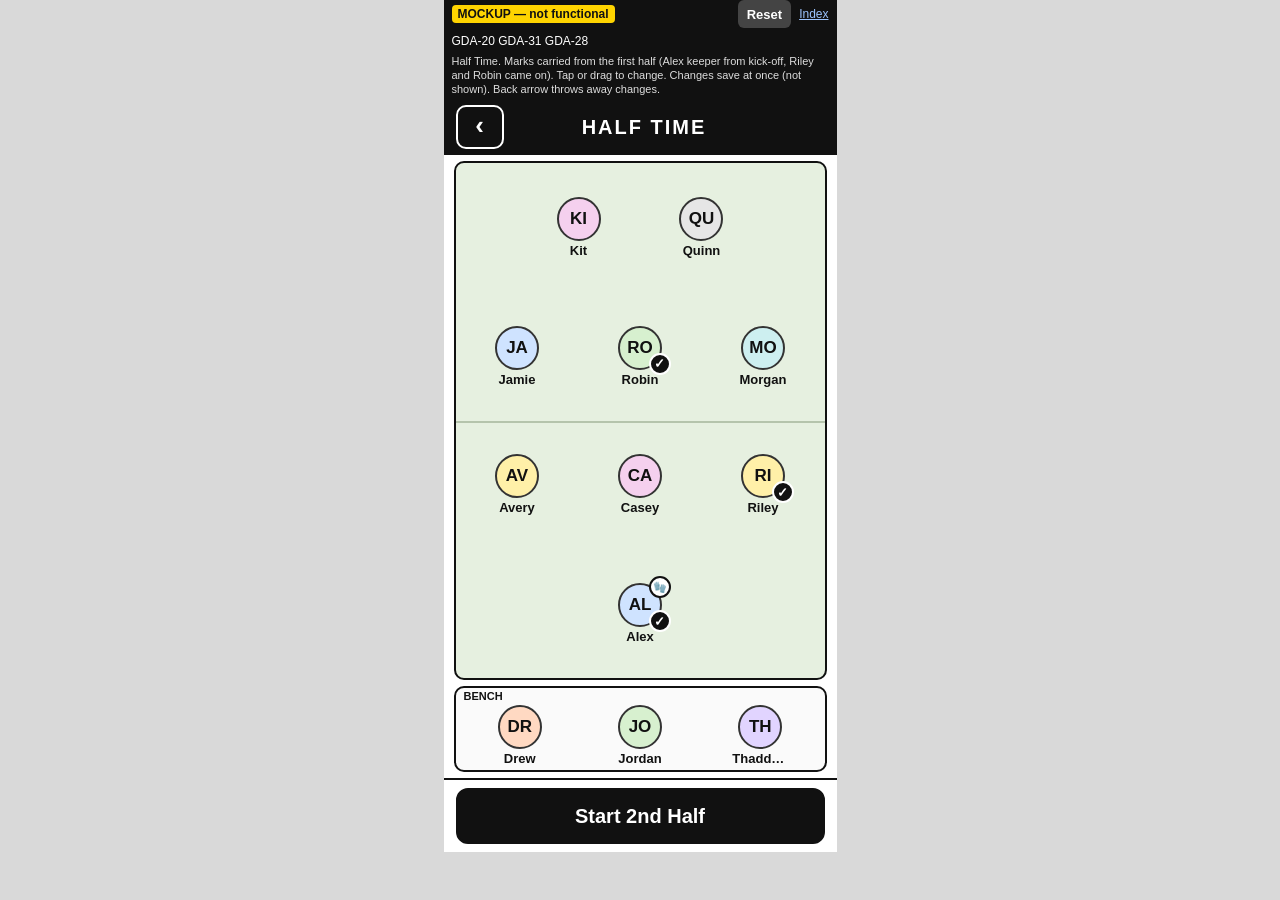
<file: mockups/gate-r3/app.html>
<!DOCTYPE html>
<html lang="en">
<head>
<meta charset="utf-8">
<meta name="viewport" content="width=device-width,initial-scale=1,viewport-fit=cover">
<meta name="apple-mobile-web-app-capable" content="yes">
<title>MOCKUP - Game Day, third Gate R batch</title>
<style>
[hidden]{display:none !important}
:root{--h:100vh}
@supports (height:100svh){:root{--h:100svh}}
*{box-sizing:border-box}
html,body{margin:0;padding:0;height:100%}
body{font-family:-apple-system,"Helvetica Neue",Arial,sans-serif;background:#fff;color:#111;font-size:16px;-webkit-text-size-adjust:100%;-webkit-tap-highlight-color:transparent;position:fixed;left:0;right:0;top:0;bottom:0;overflow:hidden;overscroll-behavior:none}
body.nomove,body.nomove *{touch-action:none;-webkit-user-select:none;user-select:none;-webkit-touch-callout:none}
button{-webkit-appearance:none;appearance:none;font:inherit;color:inherit;margin:0;cursor:pointer}
#frame{background:#fff;width:100%;height:var(--h);display:flex;flex-direction:column;overflow:hidden}
#screen{flex:1;min-height:0;display:flex;flex-direction:column}
@media (min-width:500px){html,body{background:#d9d9d9}#frame{width:393px;margin:0 auto;height:min(var(--h),852px)}}

#bar{flex:none;padding:env(safe-area-inset-top) 8px 3px;background:#111;color:#fff;font-size:12px}
#bar .br{display:flex;align-items:center;gap:8px;min-height:26px;white-space:nowrap;overflow:hidden}
#bar .mk{background:#ffd400;color:#111;font-weight:700;padding:2px 6px;border-radius:4px}
#bar .sp{flex:1}
#bar a{color:#9cc4ff;padding:4px 0;font-size:12px;text-decoration:underline}
#bar button{flex:none;height:28px;padding:0 9px;border:0;border-radius:6px;background:#444;color:#fff;font-size:13px;font-weight:700}
#bar .note{white-space:normal;font-size:11px;line-height:14px;color:#ddd;padding-bottom:2px}

.hdr{display:flex;align-items:center;gap:8px;flex:none;min-height:53px;padding:4px 12px;border-bottom:2px solid #111;background:#fff}
.hdr h1{margin:0;font-size:20px;flex:1;min-width:0}
.hdr.ht{background:#111;color:#fff}
.hdr.ht h1{letter-spacing:2px;text-align:center;padding-right:48px}
.back{flex:none;width:48px;height:44px;border:2px solid #fff;border-radius:10px;background:#111;color:#fff;font-size:26px;font-weight:700;line-height:1;padding:0 0 4px}
.btn{display:flex;align-items:center;justify-content:center;width:100%;min-height:54px;border:2px solid #111;border-radius:12px;background:#fff;color:#111;font-size:18px;font-weight:800;padding:6px 12px;text-align:center}
.btn.pri{background:#111;color:#fff}
.acts{flex:none;padding:8px 12px calc(8px + env(safe-area-inset-bottom));border-top:2px solid #111;background:#fff}
.acts .btn{min-height:56px;font-size:20px}
.acts.two{display:flex;gap:8px}
.acts.two .btn{flex:1;width:auto}
.acts.two .btn.pri{flex:2}
.acts.end{display:flex;justify-content:flex-end}
.acts .btn.eh{flex:none;width:132px;min-height:52px;background:#eee;border-color:#555;font-size:16px}
.acts .btn.eh.pri{background:#111;border-color:#111;color:#fff}
.av{width:100%;height:100%;border-radius:50%;display:flex;align-items:center;justify-content:center;font-weight:800;font-size:17px;color:#111;border:2px solid #333}
.c0{background:#cfe3ff}.c1{background:#ffd9c2}.c2{background:#d7f0cf}.c3{background:#f5d0ee}.c4{background:#fff0a8}.c5{background:#cdeff0}.c6{background:#e1d4ff}.c7{background:#e6e6e6}

.bnr{flex:none;padding:6px 12px;font-size:15px;font-weight:800;background:#111;color:#fff}
.clk{position:relative;flex:none;display:flex;align-items:center;justify-content:center;min-height:52px;padding:2px 12px;border-bottom:2px solid #111;background:#fff}
.clk b{padding:0 8px;border-radius:8px;font-size:42px;font-weight:900;line-height:1.1;font-variant-numeric:tabular-nums}
.clk b.ot{background:#111;color:#fff}
.clk .hf{position:absolute;left:12px;top:50%;transform:translateY(-50%);font-size:13px;font-weight:800}
.strip{flex:none;display:flex;align-items:center;gap:8px;min-height:64px;margin:6px 10px 0;padding:6px 10px;border:2px solid #111;border-radius:10px;background:#f4f4f4}
.strip .sl{flex:1;min-width:0;font-size:15px}
.strip.time{background:#fff;border:6px solid #111;padding:2px 6px}
.strip.time .sl{font-size:34px;font-weight:900;letter-spacing:2px;text-align:center;line-height:40px}
.chip{flex:none;min-height:44px;min-width:64px;padding:0 8px;border:2px solid currentColor;border-radius:10px;background:transparent;color:inherit;font-size:16px;font-weight:800}

.lu{position:relative;flex:1;min-height:0;display:flex;flex-direction:column;gap:6px;padding:6px 10px}
.pitch{flex:1 1 0;min-height:0;position:relative;display:grid;grid-template-rows:repeat(4,minmax(0,1fr));border:2px solid #111;border-radius:10px;background:#e6f0e0}
.pitch:before{content:"";position:absolute;left:0;right:0;top:50%;border-top:2px solid #b5c4ac;pointer-events:none}
.line{position:relative;display:flex;justify-content:center;align-items:stretch;min-height:0}
.slot{position:relative;display:flex;flex-direction:column;align-items:center;justify-content:center;min-width:0}
.line .slot{flex:0 0 33.33%;max-width:33.33%}
.ci{position:relative;flex:none;width:44px;height:44px}
.nm{width:100%;margin-top:2px;padding:0 2px;text-align:center;font-size:13px;font-weight:800;line-height:15px;white-space:nowrap;overflow:hidden;text-overflow:ellipsis}
.gk{position:absolute;right:-9px;top:-7px;width:22px;height:22px;border-radius:50%;background:#fff;border:2px solid #111;font-size:11px;line-height:1;display:flex;align-items:center;justify-content:center}
.tk{position:absolute;right:-9px;bottom:-5px;z-index:2;width:22px;height:22px;border-radius:50%;background:#111;border:2px solid #fff;color:#fff;font-size:13px;font-weight:900;line-height:1;display:flex;align-items:center;justify-content:center}
.em{background:transparent;border:2px dashed #555}
.row{position:relative;flex:none;display:flex;flex-wrap:wrap;justify-content:space-around;min-height:22px;padding:15px 4px 2px;border:2px solid #111;border-radius:10px;background:#fafafa}
.row .t{position:absolute;left:8px;top:1px;font-size:11px;font-weight:800;line-height:14px}
.row .slot{flex:0 0 16.6%;max-width:16.6%;padding:2px 0}
.row .ci{width:44px;height:44px}
.row.ab{border-style:dashed}
.row.ab .av{border-style:dashed;border-color:#111}
.row.ab .nm{color:#333}
.row.empty{min-height:52px}
.row .none{width:100%;text-align:center;font-size:13px;color:#555;padding:8px 0}
.tm{position:absolute;left:-9px;top:-7px;z-index:2;padding:1px 5px;border-radius:9px;background:#111;color:#fff;font-size:13px;font-weight:800;line-height:16px;font-variant-numeric:tabular-nums}
.sel .av,.drop .av{border:4px solid #111;box-shadow:0 0 0 4px #ffd400}
.src .av{opacity:.4}
.slot[data-k]{cursor:pointer}
.slot.emptyslot[data-k] .ci{outline:0}

#layer{position:fixed;left:0;top:0;right:0;bottom:0;z-index:50;pointer-events:none}
#ghost{position:absolute;left:0;top:0;width:56px;height:56px;margin:-28px 0 0 -28px;will-change:transform}
#ghost .av{border:3px solid #111;box-shadow:0 3px 8px rgba(0,0,0,.45)}
@media (max-height:760px){.ci{width:40px;height:40px}.av{font-size:15px}}
</style>
</head>
<body>
<div id="frame"><div id="bar"></div><div id="screen"></div></div>
<div id="layer" hidden><div id="ghost"></div></div>
<script>
(function(){
'use strict';
/* ---------- Sample data (all names made up) ---------- */
var COL=['c0','c1','c2','c3','c4','c5','c6','c7'];
var SQ=[['Alex',0],['Avery',4],['Casey',3],['Drew',1],['Jamie',0],['Jordan',2],['Kit',3],['Morgan',5],['Quinn',7],['Riley',4],['Robin',2],['Sam',1],['Thaddeus-Alexander',6]];
var ID={};SQ.forEach(function(x,i){ID[x[0]]=i;});
var DROP_RADIUS=46,GHOST_LIFT=36;
var S;
function el(i){return document.getElementById(i);}
function esc(t){return String(t).replace(/&/g,'&amp;').replace(/</g,'&lt;').replace(/>/g,'&gt;');}
function nmOf(id){return SQ[id][0];}
function mmss(s){var m=Math.floor(s/60),r=s%60;return m+':'+(r<10?'0':'')+r;}
function clone(o){return JSON.parse(JSON.stringify(o));}
function n(a){return a.map(function(x){return ID[x];});}
function mk(a){var m={};a.forEach(function(x){m[ID[x]]=true;});return m;}

/* End of first half (made up). Kit and Morgan swapped, Riley came on for Drew, Robin for Jordan.
   Positions: 0 goal, 1-3 defence, 4-6 midfield, 7-8 forwards, left to right. Sam is Absent (not shown anywhere). */
function endOfFirstHalf(){
  return {pos:n(['Alex','Avery','Casey','Riley','Jamie','Robin','Morgan','Kit','Quinn']),
          bench:n(['Drew','Jordan','Thaddeus-Alexander']),
          marks:mk(['Alex','Riley','Robin'])};
}
var NOTES={
 half:'Half Time. Marks carried from the first half (Alex keeper from kick-off, Riley and Robin came on). Tap or drag to change. Changes save at once (not shown). Back arrow throws away changes.',
 first:'1st half still running, clock past 25:00. Reached by the back arrow from Half Time. Line-up is as it ended. Tap End Half again and Half Time is filled afresh.',
 second:'Second half running from 0:00 (Start 2nd Half starts the clock at once). Bench timers all restart at 0:00. Marks unchanged. Swap, Undo etc. work as the first half (not drawn here).',
 before:'Before kick-off (GDA-41). Sam and Kit marked Absent: dashed ABSENT row below the bench, alphabetical, display only. Alex has a mark from kick-off (GDA-28). Buttons are inert here.',
 beforenone:'Before kick-off with nobody Absent: no ABSENT row at all. Buttons are inert here.'
};

/* ---------- Seeds ---------- */
var SEEDS={
 'halftime':function(){S.f=endOfFirstHalf();S.w=clone(S.f);S.screen='half';},
 'keeper-change':function(){S.f=endOfFirstHalf();S.w=clone(S.f);swapTo(S.w,'p0','b0');S.screen='half';},
 'first-half':function(){S.f=endOfFirstHalf();S.w=clone(S.f);S.screen='first';},
 'second-half':function(){S.f=endOfFirstHalf();S.w=clone(S.f);startSecond();},
 'before-absent':function(){S.screen='before';S.abs=true;},
 'before-none':function(){S.screen='before';S.abs=false;}
};
function swapTo(d,a,b){move(d,a,b);}

/* ---------- Rules ---------- */
function isEmpty(d,k){return k.charAt(0)==='p'&&d.pos[+k.slice(1)]===null;}
function move(d,a,b){
  var ka=a.charAt(0),kb=b.charAt(0),va=+a.slice(1),vb=+b.slice(1),t,id,out;
  if(ka==='p'&&kb==='p'){t=d.pos[va];d.pos[va]=d.pos[vb];d.pos[vb]=t;}
  else if(ka==='b'&&kb==='p'){id=d.bench[va];out=d.pos[vb];d.pos[vb]=id;if(out===null){d.bench.splice(va,1);}else{d.bench[va]=out;}}   /* displaced player takes the exact bench spot */
  else if(ka==='p'&&kb==='b'){id=d.bench[vb];out=d.pos[va];d.pos[va]=id;d.bench[vb]=out;}
  else if(ka==='b'&&kb==='b'){id=d.bench.splice(va,1)[0];d.bench.splice(vb,0,id);}   /* drag along the bench */
  if(d.pos[0]!==null){d.marks[d.pos[0]]=true;}   /* any time in goal counts as a turn (GDA-28) */
}

/* ---------- Drawing ---------- */
function circle(d,id,keeper,tm){
  return '<div class="ci"><div class="av '+COL[SQ[id][1]]+'">'+esc(nmOf(id).slice(0,2).toUpperCase())+'</div>'+
    (tm!==undefined?'<span class="tm" data-tm>'+mmss(tm)+'</span>':'')+
    (keeper?'<span class="gk" title="Keeper">&#129508;</span>':'')+
    (d.marks[id]?'<span class="tk" title="Had a turn">&#10003;&#xFE0E;</span>':'')+'</div>';
}
function posSlot(d,i,ro){
  var id=d.pos[i],k='p'+i,c='slot'+(S.sel===k?' sel':'')+(id===null?' emptyslot':'');
  var at=ro?'':' data-k="'+k+'"';
  if(id===null){return '<div class="'+c+'"'+at+'><div class="ci"><div class="av em"></div></div><div class="nm">&nbsp;</div></div>';}
  return '<div class="'+c+'"'+at+'>'+circle(d,id,i===0)+'<div class="nm">'+esc(nmOf(id))+'</div></div>';
}
function pitch(d,ro){
  function line(l){return '<div class="line">'+l.map(function(i){return posSlot(d,i,ro);}).join('')+'</div>';}
  return '<div class="pitch">'+line([7,8])+line([4,5,6])+line([1,2,3])+line([0])+'</div>';
}
function bench(d,ro,timers){
  var h='<div class="row'+(d.bench.length?'':' empty')+'"><span class="t">BENCH</span>';
  if(!d.bench.length){h+='<div class="none">Nobody on the bench</div>';}
  d.bench.forEach(function(id,i){
    var k='b'+i;
    h+='<div class="slot'+(S.sel===k?' sel':'')+'"'+(ro?'':' data-k="'+k+'"')+'>'+circle(d,id,false,timers?0:undefined)+'<div class="nm">'+esc(nmOf(id))+'</div></div>';
  });
  return h+'</div>';
}
function hdr(t,back,cls){return '<div class="hdr '+(cls||'')+'">'+(back?'<button class="back" data-a="'+back+'" aria-label="Back">&lsaquo;</button>':'')+'<h1>'+t+'</h1></div>';}
function top(label,ck,ot,strip,tstrip){
  return '<div class="clk"><span class="hf">'+label+'</span><b id="ck" class="'+(ot?'ot':'')+'">'+ck+'</b></div>'+
    '<div class="strip '+(tstrip?'time':'')+'"><button class="chip" data-a="none">6 min</button><div class="sl">'+strip+'</div></div>';
}

var VIEWS={
 half:function(){
  return {tags:'GDA-20 GDA-31 GDA-28',note:NOTES.half,lock:true,
   html:hdr('HALF TIME','backFirst','ht')+'<div class="lu">'+pitch(S.w,false)+bench(S.w,false,false)+'</div>'+
   '<div class="acts"><button class="btn pri" id="bStart" data-a="start2">Start 2nd Half</button></div>'};
 },
 first:function(){
  return {tags:'GDA-31 (back arrow)',note:NOTES.first,
   html:top('1ST HALF','+0:40',true,'TIME',true)+'<div class="lu">'+pitch(S.f,true)+bench(S.f,true,true)+'</div>'+
   '<div class="acts end"><button class="btn eh pri" data-a="endHalf">End Half</button></div>'};
 },
 second:function(){
  return {tags:'GDA-31 GDA-28',note:NOTES.second,
   html:top('2ND HALF','0:00',false,'',false)+'<div class="lu">'+pitch(S.w,true)+bench(S.w,true,true)+'</div>'+
   '<div class="acts end"><button class="btn eh" data-a="none">End Half</button></div>'};
 },
 before:function(){
  var d={pos:n(['Alex','Avery','Casey','Drew','Jamie','Jordan','Riley','Morgan','Quinn']),bench:n(['Robin','Thaddeus-Alexander']),marks:mk(['Alex'])};
  var h=top('','0:00',false,'',false)+'<div class="lu">'+pitch(d,true)+bench(d,true,false);
  if(S.abs){h+='<div class="row ab"><span class="t">ABSENT</span>'+n(['Kit','Sam']).map(function(id){return '<div class="slot"><div class="ci"><div class="av '+COL[SQ[id][1]]+'">'+esc(nmOf(id).slice(0,2).toUpperCase())+'</div></div><div class="nm">'+nmOf(id)+'</div></div>';}).join('')+'</div>';}
  return {tags:'GDA-41 GDA-28',note:S.abs?NOTES.before:NOTES.beforenone,
   html:h+'</div><div class="acts two"><button class="btn" data-a="none">Line-up</button><button class="btn pri" data-a="none">START 1ST HALF</button></div>'};
 }
};

function render(){
  var v=VIEWS[S.screen]();
  var hash=location.hash||'#halftime';
  el('bar').innerHTML='<div class="br"><span class="mk">MOCKUP &mdash; not functional</span><span class="sp"></span><button data-a="reset">Reset</button><a href="index.html">Index</a></div>'+
    '<div class="br"><span>'+v.tags+'</span></div><div class="note">'+v.note+'</div>';
  el('screen').innerHTML=v.html;
  document.body.className=(S.screen==='half'?'nomove':'');
}
function nav(s){S.screen=s;S.sel=null;S.lock=Date.now()+300;render();}
function startSecond(){S.t0=Date.now();S.screen='second';S.sel=null;S.lock=Date.now()+300;render();}

var ACT={
 none:function(){},
 reset:function(){boot();},
 backFirst:function(){nav('first');},                    /* half-time changes are thrown away: S.f is untouched, next End Half copies it again */
 endHalf:function(){S.w=clone(S.f);nav('half');},
 start2:function(){if(S.screen==='half'){startSecond();}}  /* double tap starts once: screen changes on first tap */
};
document.addEventListener('click',function(e){
  var t=e.target.closest?e.target.closest('[data-a]'):null;
  if(!t||Date.now()<S.lock){return;}
  e.preventDefault();
  ACT[t.getAttribute('data-a')](t);
});

/* ---------- Tap and drag (pointer events) ---------- */
function tap(k){
  var d=S.w,sel=S.sel;
  if(!sel){if(!isEmpty(d,k)){S.sel=k;}render();return;}
  if(sel===k){S.sel=null;render();return;}
  if(sel.charAt(0)==='b'&&k.charAt(0)==='b'){S.sel=k;render();return;}
  move(d,sel,k);S.sel=null;render();
}
var drag=null;
function centre(nd){var r=nd.querySelector('.ci').getBoundingClientRect();return {x:r.left+r.width/2,y:r.top+r.height/2};}
function startDrag(){
  var d=drag;d.on=true;S.sel=null;
  var old=document.querySelector('.slot.sel');if(old){old.classList.remove('sel');}
  d.el.classList.add('src');
  d.targets=[];
  Array.prototype.forEach.call(document.querySelectorAll('[data-k]'),function(nd){
    if(nd!==d.el){var c=centre(nd);d.targets.push({n:nd,k:nd.getAttribute('data-k'),x:c.x,y:c.y});}
  });
  var id=d.pid;
  el('ghost').innerHTML='<div class="av '+COL[SQ[id][1]]+'">'+esc(nmOf(id).slice(0,2).toUpperCase())+'</div>';
  el('layer').hidden=false;
}
function moveDrag(x,y){
  var d=drag,gy=y-d.lift;
  el('ghost').style.transform='translate('+x+'px,'+gy+'px)';
  var best=null,bd=DROP_RADIUS*DROP_RADIUS;
  d.targets.forEach(function(t){var dx=t.x-x,dy=t.y-gy,q=dx*dx+dy*dy;if(q<bd){bd=q;best=t;}});
  if(best!==d.hit){if(d.hit){d.hit.n.classList.remove('drop');}if(best){best.n.classList.add('drop');}d.hit=best;}
}
function finish(ok){
  var d=drag;drag=null;
  if(d.on){el('layer').hidden=true;if(ok&&d.hit){move(S.w,d.k,d.hit.k);}render();}
  else if(ok&&!d.far){tap(d.k);}
}
document.addEventListener('pointerdown',function(e){
  if(drag||S.screen!=='half'||Date.now()<S.lock){return;}
  if(e.pointerType==='mouse'&&e.button!==0){return;}
  var nd=e.target.closest?e.target.closest('[data-k]'):null;
  if(!nd){return;}
  var k=nd.getAttribute('data-k'),id=k.charAt(0)==='p'?S.w.pos[+k.slice(1)]:S.w.bench[+k.slice(1)];
  drag={id:e.pointerId,k:k,pid:id,el:nd,x:e.clientX,y:e.clientY,on:false,far:false,lift:e.pointerType==='mouse'?0:GHOST_LIFT,targets:[],hit:null};
});
document.addEventListener('pointermove',function(e){
  if(!drag||e.pointerId!==drag.id){return;}
  if(!drag.on){
    var dx=e.clientX-drag.x,dy=e.clientY-drag.y;
    if(dx*dx+dy*dy<64){return;}
    drag.far=true;
    if(drag.pid===null||drag.pid===undefined){return;}   /* an empty position cannot be dragged */
    startDrag();
  }
  e.preventDefault();moveDrag(e.clientX,e.clientY);
});
document.addEventListener('pointerup',function(e){if(drag&&e.pointerId===drag.id){finish(true);}});
document.addEventListener('pointercancel',function(e){if(drag&&e.pointerId===drag.id){finish(false);}});
['touchmove','gesturestart','selectstart','contextmenu','dragstart'].forEach(function(t){
  document.addEventListener(t,function(e){if(document.body.classList.contains('nomove')){e.preventDefault();}},{passive:false});
});

/* ---------- Second-half clock: counts up from 0:00 ---------- */
setInterval(function(){
  if(S.screen!=='second'){return;}
  var s=Math.floor((Date.now()-S.t0)/1000);
  var c=el('ck');if(c){c.textContent=mmss(s);}
  Array.prototype.forEach.call(document.querySelectorAll('[data-tm]'),function(x){x.textContent=mmss(s);});
},250);

function boot(){
  var h=location.hash.slice(1);
  if(!Object.prototype.hasOwnProperty.call(SEEDS,h)){h='halftime';}
  S={screen:'half',sel:null,lock:0,f:null,w:null,t0:0,abs:true};
  SEEDS[h]();
  render();
}
window.addEventListener('hashchange',boot);
boot();
})();
</script>
</body>
</html>
</file>
<file: app/tokens.css>
/* The one place for colours, type sizes, radii and spacing (GDA-74, docs/discovery/11-visual-style.md
   section 4). style.css uses these and writes no colour or px size of its own (0, 1px and % excepted).
   Changing the look later means changing the colour and shape tokens below. */
:root {
  /* Colour: the FPL light style (docs/discovery/12-fpl-style.md section 4, GDA-130). */
  --page: #F7F5FA;
  --card: #FFFFFF;
  --ink: #37003C;              /* all main text and icons, the solid primary button fill: 15.8:1 on the page, 17.1:1 on a card */
  --muted: #6D5A78;            /* labels and hints: 6.2:1 on a card */
  --line: #EFEAF5;             /* dividers and row separators */
  --edge: #D9D0E6;             /* outline of text boxes and pickers; light on purpose, darken here only if hard to see in sun (spec open item 1) */
  --btn: #ECE7F2;              /* standard (lilac) button and icon-button fill: ink on it is 14.1:1 */
  --btn-off-ink: #B8AEC2;      /* label of a disabled button: decorative, the label says what the button does (spec section 5) */
  --grad-go: linear-gradient(90deg, #04F5FF, #8B6BFF);   /* primary action fill, --ink text on it */
  --go: var(--grad-go);        /* old name for the primary action fill; still works */
  --grad-hero: linear-gradient(135deg, #7BEFF5 0%, #7C9BFF 55%, #9B7BFF 100%); /* header band (GDA-131) */
  --status-text: #00727A;      /* teal text of a status tag ("Planning") on its white pill: 5.7:1 (the bright #009FA8 is only 3.2:1 as text) */
  --back-fill: rgba(255, 255, 255, .5);     /* round back, forward and menu buttons on the header band (GDA-131) */
  --back-fill-off: rgba(255, 255, 255, .25); /* a forward arrow that cannot be used */
  --grad-alert: linear-gradient(90deg, #7BEFF5 0%, #B6A6FF 100%); /* swap pill when due, --ink text on it 8:1 or better */
  --ring-floor: .30;           /* a bench ring is never paler than this share of --tag-off over white (GDA-160) */
  --tag-off: #FF2882;          /* OFF tag, --ink text 4.8:1 */
  --tag-on: #04F5FF;           /* ON tag, --ink text 12.6:1 */
  --late: #FFC2DA;             /* late swap pill, light pink (Ben chose A, GDA-137): --ink text on it 11.4:1 */
  --here-bg: #D4F7FA;          /* pale cyan behind a player who is here (Ben chose option A, GDA-137): ink on it 15.1:1 */
  --turn-had: #6A4BE0;         /* turn had and glove dots (GDA-156): white on it 5.7:1; 4.3:1 against --due-fill */
  --due-fill: #E4DCFF;         /* inside a light "turn due" dot (GDA-156) */
  --focus: #7C5CFF;            /* focus ring on text boxes */
  --brand: #37003C;            /* solid primary button ("Send now", "Opposition goal"), white text 17.1:1 */
  --brand-bright: #7C5CFF;     /* progress bar, bench rings, selection halo: graphics only, never text */
  --ok: #009FA8;               /* the tick on "Sent to the Sheet": graphic only, the words stay --muted */
  --flash: #7C5CFF;            /* score flash after a goal or undo: a 3px violet outline round the score block (Ben chose B, GDA-137), graphic only, 4.4:1 on white */
  --danger: #E90052;           /* "Not sent yet", Archive, delete rows, errors: 4.6:1 on white */
  --pitch-a: #25A85F;          /* the only green left in the app */
  --pitch-b: #209D57;
  --pitch-track: rgba(255, 255, 255, .45); /* track of the frozen rings on the pitch at Half Time (GDA-136) */
  --pitch-line: rgba(255, 255, 255, .7);
  --res-w: #37003C;            /* GDA-185: Home's W / D / L tags: win = darkest purple (white letter), */
  --res-d: #6A4BE0;            /* draw = the middle step (white letter 5.7:1), */
  --res-l: #E4DCFF;            /* loss = the lightest step (dark letter 13:1). No pink ring. */
  --shadow-card: 0 2px 8px rgba(55, 0, 60, .12); /* the white team card on Home's band */
  --glow-upcoming: 0 0 12px 1px rgba(124, 92, 255, .25); /* GDA-185: soft violet glow round the upcoming-games tile (brand-bright at 25%) */
  --edge-upcoming: #CDBDFF; /* its 1px lilac edge */
  --shadow-fab: 0 4px 12px rgba(55, 0, 60, .35); /* the floating "+ New game" pill */
  --scrim: rgba(17, 20, 24, .5);
  --tip-dim: rgba(55, 0, 60, .22); /* GDA-212: the screen dimmed round a tip's ring (ink at 22%) */
  --tip-finger: rgba(55, 0, 60, .3); /* the faint fingertip dot in the drag animation (ink at 30%) */
  --tip-loop: 2.6s;            /* one run of the drag animation (2.4 to 2.8 s asked for) */
  --shadow: rgba(17, 20, 24, .32);
  --glow-white: rgba(255, 255, 255, .9); /* soft halo around the team crest on Home's band */
  --shadow-menu: 0 12px 32px rgba(55, 0, 60, .25); /* top menu and card menu pop-overs */
  --ring: 0 0 0 2px #fff, 0 1px 6px rgba(0, 0, 0, .32);
  --ring-dot: 0 0 0 2px #fff, 0 1px 4px rgba(0, 0, 0, .3); /* the thin white outline and soft shadow of a turn dot (GDA-156) */
  --name-glow: 0 0 3px var(--card), 0 0 6px var(--glow-white), 0 0 10px rgba(255, 255, 255, .7); /* GDA-164: slight white glow behind ink names on the pitch (no plate) */
  --ring-drop: 0 1px 6px rgba(0, 0, 0, .32); /* the soft shadow part of --ring (the swap pill adds its own coloured outline, GDA-140) */
  /* Tinted discs for players without a photo (six tints, repeated) */
  --av0: #D4F7FA; --av1: #E4DCFF; --av2: #FFD6E7; --av3: #DCE6FF;
  --av4: #F0E6FF; --av5: #CDEFF1; --av6: #D4F7FA; --av7: #E4DCFF; --av-photo: #d6d6d6;

  /* Shape */
  --r-pill: 999px;             /* buttons, text boxes, selects, the Home/Away toggle */
  --r-card: 20px;              /* cards, bench panel, pitch, form card, pop-overs */
  --r-hero: 0 0 28px 28px;     /* header band (GDA-131) */
  --r-control: 16px;           /* square icon buttons on a card */
  --r-tag: 12px;               /* OFF/ON tags, time pills, status chips */
  --r-sheet: 24px;
  --r-round: 50%;
  --tap: 44px;
  --sheet-top-gap: var(--s32); /* GDA-109: gap above the profile and Player of the day sheets */
  --bw: 1px;                   /* the one border width, whole pixels */
  --bw-signal: 2px;            /* selected, error and focus signals (never the only signal: a tick, fill or words go with it) */

  /* Player circles (GDA-118): the picture's width. A bench circle's ring box is 8px wider (2px border/halo, 2px ring each side).
     screens.js reads these to draw the rings, so there is one source. Taller phones get bigger circles; see the two
     @media blocks at the bottom of this file. Small-phone values are the ones before GDA-118 except the 4-row pitch. */
  /* GDA-57: season chart on the line-up circles before kick-off (docs/discovery/12-fpl-style.md, option D "Shade") */
  --chart-l1: #B09AFF;         /* level 1, up to a third of halves: 2.4:1 on white (under 3:1; height carries the level) */
  --chart-l2: #5A33C8;         /* level 2: 7.7:1 */
  --chart-l3: var(--ink);      /* level 3: 17.1:1 */
  --chart-l0: var(--muted);    /* level 0: the 1 px baseline only */
  --chart-col: 7px;            /* column width */
  --chart-gap: 0;              /* gap between columns */
  --chart-step: 4px;           /* height per level */
  --chart-base: 1px;           /* baseline height */
  --chart-edge: 1px solid var(--card); /* thin white edge round each column (GDA-179) */
  --circle-pitch: 58px;        /* on the pitch, 4 rows or fewer */
  --circle-pitch-tight: 52px;  /* on the pitch, 5 rows or more */
  --circle-large: 80px;        /* on the pitch, 3 rows or fewer (GDA-162) */
  --circle-bench: 46px;        /* live bench, up to 6 subs */
  --circle-bench-many: 36px;   /* live bench, 7 or more subs (they share one row): picture 36px, ring box 44px (GDA-133) */

  /* Type (GDA-211, 12-fpl-style 9a): 12 captions, 16 everything incl. all button words, 20 bold titles, 32 bold figures, 40 bold clock, 72 bold Full Time score; 28 pitch initials. Two weights. */
  --fs-small: 12px;
  --fs-pill-word: 10px;       /* the small word on the round swap button, kept small so the time can be big (GDA-211 criterion 7) */
  --fs-pill-time: 17px;       /* the time on the round swap button: the one exception to the scale (GDA-211 criterion 7). 17px is the largest that keeps "+10:00" inside the 64px circle (18px pokes out) */
  --fs-body: 16px;
  --fs-title: 20px;
  --fs-initial-large: 28px;   /* initials on the 80px pitch circles (GDA-162) */
  --fs-big: 32px;
  --fs-clock: 40px;
  --clock-pulse: 2s;          /* GDA-182: one full pulse of the clock numbers (dark purple to pink and back) when a half's time is up */
  --fs-final: 72px;
  --tracking-caps: .06em;      /* the one letter-spacing of every capital caption (GDA-211) */
  --regular: 400;
  --bold: 700;
  --clock-w: 102px;            /* the clock box: just wide enough for 25:00 */

  /* Sizes: every other measurement the stylesheet uses. --s48 is 48px. 0, 1px and % are written directly. */
  --s2: 2px;
  --s3: 3px;
  --s4: 4px;
  --s5: 5px;
  --s6: 6px;
  --s7: 7px;
  --s8: 8px;
  --s9: 9px;
  --s10: 10px;
  --s11: 11px;
  --s12: 12px;
  --s13: 13px;
  --s14: 14px;
  --s15: 15px;
  --s16: 16px;
  --s17: 17px;
  --s18: 18px;
  --s20: 20px;
  --s21: 21px;
  --s22: 22px;
  --s24: 24px;
  --s26: 26px;
  --s28: 28px;
  --s30: 30px;
  --s32: 32px;
  --s34: 34px;
  --s36: 36px;
  --s40: 40px;
  --s42: 42px;
  --s44: 44px;
  --s46: 46px;
  --s48: 48px;
  --s52: 52px;
  --s53: 53px;
  --s54: 54px;
  --s56: 56px;
  --s60: 60px;
  --s112: 112px;
  --s64: 64px;
  --s68: 68px;
  --s72: 72px;
  --s82: 82px;
  --s84: 84px;
  --s90: 90px;
  --s92: 92px;
  --s94: 94px;
  --s96: 96px;
  --s104: 104px;
  --s110: 110px;
  --s130: 130px;
  --s70: 70px;
  --s140: 140px;
  --s170: 170px;
  --s360: 360px;
  --s393: 393px;
  --s852: 852px;
  --s232: 232px;
  --s300: 300px;               /* GDA-119: the circle on the Move and zoom screen */
  --slide-time: 0.25s;
}

/* Shorter screens (360x640): the pitch is already only about 300px tall, so the circles stay near their old size. */
@media (max-height: 700px) {
  :root { --circle-pitch: 50px; --circle-pitch-tight: 40px; --circle-bench: 44px; }
}
</file>
<file: app/style.css>
/* Must stay the first rule and must keep !important: general button styling
   overrode the hidden setting in the spike. */
[hidden] { display: none !important; }

/* Layout and look come from the approved mock-ups in docs/mockups/gate-r1/. */
:root { --h: 100vh; }
@supports (height: 100svh) { :root { --h: 100svh; } }

* { box-sizing: border-box; }
html, body { margin: 0; padding: 0; height: 100%; }
body {
  font-family: -apple-system, "Helvetica Neue", Arial, sans-serif;
  background: var(--page);
  color: var(--ink);
  font-size: var(--fs-body);
  -webkit-text-size-adjust: 100%;
  -webkit-tap-highlight-color: transparent;
}
/* Screens with their own scrolling list: the page itself must not move. */
body.lock { position: fixed; left: 0; right: 0; top: 0; bottom: 0; overflow: hidden; overscroll-behavior: none; }
/* The line-up: no scrolling or zooming by touch, and no text selection on a long press. */
body.nomove, body.nomove * { touch-action: none; -webkit-user-select: none; user-select: none; -webkit-touch-callout: none; }
/* GDA-179: the Interchange history / season List scrolls with a finger even on the no-move screens. */
body.nomove .lvscroll, body.nomove .lvscroll *, body.nomove .sheet.profile .psb, body.nomove .sheet.profile .psb * { touch-action: pan-y; }
button { -webkit-appearance: none; appearance: none; font: inherit; color: inherit; margin: 0; cursor: pointer; }

#frame { background: var(--page); width: 100%; }
#frame.flow { min-height: var(--h); }
#frame.fix { height: var(--h); display: flex; flex-direction: column; overflow: hidden; }
#frame.fix #screen { flex: 1; min-height: 0; display: flex; flex-direction: column; }
/* On a computer, keep the phone's width. */
@media (min-width: 500px) {
  html, body { background: var(--line); }
  #frame { width: var(--s393); margin: 0 auto; }
  #frame.fix { height: min(var(--h), var(--s852)); }
}

/* Common parts */
/* Screen header band (GDA-131): the hero gradient, rounded bottom corners, ink text (5.4:1 at the violet end). The safe-area inset
   keeps the buttons below the phone's status area. Home's band is taller (.homeHdr). */
.hdr {
  display: flex; align-items: center; gap: var(--s8); flex: none; min-height: calc(var(--s68) + env(safe-area-inset-top));
  padding: calc(var(--s12) + env(safe-area-inset-top)) var(--s12) var(--s12);
  background: var(--grad-hero); border-radius: var(--r-hero);
}
.hdr h1 { margin: 0; font-size: var(--fs-title); font-weight: var(--bold); flex: 1; min-width: 0; white-space: nowrap; overflow: hidden; text-overflow: ellipsis; }
.back { flex: none; width: var(--s44); height: var(--s44); border: 0; border-radius: var(--r-round); background: var(--back-fill); color: var(--ink); padding: 0; display: flex; align-items: center; justify-content: center; }
.back svg { width: var(--s24); height: var(--s24); }
.tag { flex: none; background: var(--card); color: var(--status-text); border-radius: var(--r-tag); padding: var(--s2) var(--s7); font-size: var(--fs-small); font-weight: var(--bold); }
.body { padding: var(--s12); display: flex; flex-direction: column; gap: var(--s12); }
.btn {
  display: flex; align-items: center; justify-content: center; width: 100%; min-height: var(--s54);
  border: var(--bw) solid transparent; border-radius: var(--r-pill); background: var(--btn); color: var(--ink);
  font-size: var(--fs-body); font-weight: var(--regular); padding: var(--s6) var(--s12); text-align: center;
}
/* Buttons (GDA-99, FPL style GDA-130): standard (the plain .btn above: lilac pill), primary (cyan-to-violet gradient, dark text),
   solid primary (dark purple, white text: Send now, Opposition goal), danger, disabled. A press makes the fill slightly darker. */
.btn:active, .back:active, .cog:active, .ic:active { filter: brightness(.92); }
.btn.pri { background: var(--go); background-origin: border-box; border-color: transparent; color: var(--ink); font-weight: var(--bold); } /* GDA-211: bold only on the one main action */
.btn.big { min-height: var(--s60); }
.btn.del { background: var(--danger); border-color: var(--danger); color: var(--card); font-weight: var(--bold); } /* the confirm is the sheet's one main action */
.btn[disabled] { background: var(--btn); border-color: transparent; color: var(--btn-off-ink); opacity: 1; cursor: default; filter: none; }
.acts { flex: none; padding: var(--s8) var(--s12) calc(var(--s8) + env(safe-area-inset-bottom)); border-top: var(--bw) solid var(--line); background: var(--page); }
.acts .btn { min-height: var(--s56); }
.msg { font-size: var(--fs-title); font-weight: var(--bold); text-align: center; padding: var(--s28) 0 var(--s4); }
.problem { margin: 0; font-weight: var(--bold); color: var(--danger); }
.av { width: 100%; height: 100%; border-radius: 50%; display: flex; align-items: center; justify-content: center; font-weight: var(--bold); font-size: var(--fs-body); color: var(--ink); border: var(--bw) solid var(--card); box-shadow: var(--ring); }
.c0 { background: var(--av0); } .c1 { background: var(--av1); } .c2 { background: var(--av2); } .c3 { background: var(--av3); }
/* GDA-75: on the pitch and bench a player with no photo is a white disc with dark initials. */
.lu .av.c0, .lu .av.c1, .lu .av.c2, .lu .av.c3, .lu .av.c4, .lu .av.c5, .lu .av.c6, .lu .av.c7 { background: var(--av-disc, var(--card)); }
/* GDA-161 / GDA-179: in the game and the line-up the initials sit on the same light grey as a photo's backing, centred. */
.lu { --av-disc: var(--av-photo); }
.c4 { background: var(--av4); } .c5 { background: var(--av5); } .c6 { background: var(--av6); } .c7 { background: var(--av7); }

/* Update notice and game cards on Home */
.card { border: 0; border-radius: var(--r-card); padding: var(--s16); background: var(--card); display: flex; flex-direction: column; gap: var(--s3); overflow-wrap: anywhere; }
.card b { font-size: var(--fs-title); }
.card .btn { margin-top: var(--s8); }

/* Squad */
.list { flex: 1; min-height: 0; overflow-y: auto; -webkit-overflow-scrolling: touch; overscroll-behavior: contain; padding: var(--s8) var(--s12); display: flex; flex-direction: column; gap: var(--s5); }
.prow { display: flex; flex: none; align-items: center; gap: var(--s10); min-height: var(--s54); padding: var(--s4) var(--s8); border: 0; border-radius: var(--r-card); background: var(--card); }
.prow .av { flex: none; width: var(--s36); height: var(--s36); font-size: var(--fs-small); }
.prow .pn { flex: 1; min-width: 0; font-weight: var(--bold); overflow-wrap: anywhere; }
.prow .btn { flex: none; width: auto; min-width: var(--s64); min-height: var(--s44); font-size: var(--fs-body); padding: 0 var(--s10); }

/* Settings rows (GDA-99 rule 6): label left, control or value right, one row height, rows in one white card
   with a 1px divider between them. Used on New game, Game details, Add team, Team settings, Sheet settings, Player. */
.setcard { background: var(--card); border-radius: var(--r-card); overflow: hidden; }
.setcard > * + * { border-top: var(--bw) solid var(--line); }
.setrow, .f, .swrow { display: flex; flex-wrap: wrap; align-items: center; justify-content: space-between; column-gap: var(--s12); min-height: var(--s56); padding: 0 var(--s16); font-size: var(--fs-body); }
.f label { display: flex; align-items: baseline; gap: var(--s8); flex: none; font-weight: var(--regular); }
.f input { display: block; flex: none; width: var(--s170); min-width: 0; min-height: var(--s44); font-family: inherit; font-size: var(--fs-body); color: var(--ink); background: var(--page); border: var(--bw-signal) solid var(--edge); border-radius: var(--r-pill); padding: var(--s6) var(--s16); -webkit-appearance: none; appearance: none; margin: var(--s6) 0; }
.f input::-webkit-date-and-time-value { text-align: left; min-height: 1.3em; }
/* Required box: only the border colour changes (the base border is already the 2px signal width), so nothing moves under a finger. */
.f.need input { border-color: var(--danger); }
.f .nw { color: var(--danger); font-weight: var(--bold); font-size: var(--fs-small); }
.f { position: relative; }
/* GDA-136: the error sits in the row's own height, under the label, so the box and every row below stay put with or without it. The words carry the error; the red outline backs them up. */
.f .problem { position: absolute; left: var(--s16); bottom: var(--s6); right: calc(var(--s170) + var(--s28)); margin: 0; font-size: var(--fs-small); line-height: var(--s14); }
.f:has(> .problem) > label { align-self: flex-start; padding-top: var(--s10); }
/* A wide box (the setup code) takes the rest of the row. */
.f.wide input { flex: 1; width: auto; }
.rowbtn { width: 100%; border: 0; background: var(--card); color: var(--ink); font: inherit; text-align: left; }
.gapbig { margin-top: var(--s44); }
/* Destructive action (rule 4): red text on a plain white row, set apart from the main action. The red fill (.btn.del) is only inside a confirmation. */
.btn.redtext { background: var(--card); border-color: transparent; color: var(--danger); min-height: var(--s54); }
/* A section label: 12px, capitals, muted, the same everywhere (rule 10). */
.mhd, .swhead, .glbl, .row .t { font-size: var(--fs-small); font-weight: var(--bold); text-transform: uppercase; letter-spacing: var(--tracking-caps); color: var(--muted); }

/* Remove warning */
.scrim { position: fixed; left: 0; right: 0; top: 0; bottom: 0; z-index: 22; background: var(--scrim); display: flex; align-items: flex-end; justify-content: center; }
.sheet { width: 100%; max-width: var(--s393); background: var(--page); border-top: 0; border-radius: var(--r-sheet) var(--r-sheet) 0 0; padding: var(--s16) var(--s12) calc(var(--s14) + env(safe-area-inset-bottom)); display: flex; flex-direction: column; gap: var(--s10); }
.sheet p { margin: 0 0 var(--s8); font-size: var(--fs-body); } /* GDA-214: the one-line warning on a restart confirm */
.sheet h2 { margin: 0 0 var(--s4); font-size: var(--fs-title); text-align: left; overflow-wrap: anywhere; }
/* One sheet layout (rule 7): title left, X top right, one full-width main action at the bottom. */
.shead { display: flex; align-items: center; gap: var(--s8); }
.shead h2 { flex: 1; margin: 0; }

/* Line-up */
.lu { flex: 1; min-height: 0; display: flex; flex-direction: column; gap: var(--s6); padding: var(--s6) var(--s12); }
.pitch { flex: 1 1 0; min-height: 0; position: relative; display: grid; grid-template-rows: repeat(4, minmax(0, 1fr)); border: 0; border-radius: var(--r-card); isolation: isolate; background: repeating-linear-gradient(180deg, var(--pitch-a) 0, var(--pitch-a) var(--s48), var(--pitch-b) var(--s48), var(--pitch-b) var(--s96)); }
.pitch:before { content: ""; position: absolute; left: 0; right: 0; top: 50%; border-top: var(--s2) solid var(--pitch-line); pointer-events: none; }
/* The white box in front of the goal (bottom) and the small one at the top, behind the players (GDA-75). */
.line:first-child:before { content: ""; position: absolute; z-index: -1; left: 30%; right: 30%; top: 0; height: var(--s30); border: var(--s2) solid var(--pitch-line); border-top: 0; pointer-events: none; }
.line:last-of-type:after { content: ""; position: absolute; z-index: -1; left: 25%; right: 25%; bottom: 0; height: var(--s48); border: var(--s2) solid var(--pitch-line); border-bottom: 0; pointer-events: none; }
.line { position: relative; display: flex; justify-content: center; align-items: stretch; min-height: 0; }
.slot { position: relative; display: flex; flex-direction: column; align-items: center; justify-content: center; min-width: 0; }
.line .slot { flex: 0 0 33.33%; max-width: 33.33%; }
/* GDA-22: four or five across share the width, so nothing overlaps at var(--s360). */
.line.across4 .slot { flex: 0 0 25%; max-width: 25%; }
.line.across5 .slot { flex: 0 0 20%; max-width: 20%; }
.line.across5 .nm { font-size: var(--fs-small); }
/* The Formation row (GDA-127): read-only look when no half can be changed. */
.f input:disabled { background: var(--btn); color: var(--muted); border-color: var(--btn); }
.ci { position: relative; flex: none; width: var(--circle-pitch); height: var(--circle-pitch); }
.nm { width: 100%; margin-top: var(--s2); padding: 0 var(--s2); text-align: center; font-size: var(--fs-body); font-weight: var(--bold); line-height: var(--s16); white-space: nowrap; overflow: hidden; text-overflow: ellipsis; }
/* Keeper (GDA-85, GDA-114): a small white disc with a green glove at the circle's bottom-left (also kept by a player who has had a full turn in goal) (no "GK" text, GDA-99). */
.em { background: transparent; border: var(--bw-signal) dashed var(--muted); }
/* The glove badge on the keeper before kick-off (the line-up screens). During a half the glove is a dot instead (GDA-156). */
.gkb:not(.dot) { position: absolute; left: calc(-1 * var(--s6)); bottom: 0; z-index: 3; width: var(--s21); height: var(--s21); border-radius: 50%; background: var(--card); color: var(--brand-bright); box-shadow: 0 var(--bw) var(--s3) var(--shadow); display: flex; align-items: center; justify-content: center; }
.gkb:not(.dot) svg { width: var(--s15); height: var(--s15); }
.tight .gkb:not(.dot) { width: var(--s18); height: var(--s18); left: calc(-1 * var(--s5)); bottom: 0; }
.tight .gkb:not(.dot) svg { width: var(--s13); height: var(--s13); }
.tight .ci { width: var(--circle-pitch-tight); height: var(--circle-pitch-tight); }
.tight .av { font-size: var(--fs-body); }
.tight .nm { font-size: var(--fs-small); line-height: var(--s15); }
.row { position: relative; flex: none; display: flex; flex-wrap: wrap; justify-content: space-around; min-height: var(--s22); padding: var(--s15) var(--s4) var(--s2); border: 0; border-radius: var(--r-card); background: var(--card); }
.row .t { position: absolute; left: var(--s8); top: var(--bw); line-height: var(--s14); }
.row .slot { flex: 0 0 16.6%; max-width: 16.6%; padding: var(--s2) 0; }
.row .ci { width: var(--s44); height: var(--s44); }
.row .av { font-size: var(--fs-body); }
.row .nm { font-size: var(--fs-small); }
.row.ab { border-style: dashed; }
.row.ab .av { border-style: dashed; border-color: var(--ink); }
.row.ab .nm { color: var(--muted); }
.drop .av { border: var(--s4) solid var(--ink); box-shadow: 0 0 0 var(--s4) var(--brand-bright); }
/* GDA-145 (Ben, version 78): the thick dark-purple ring was this selection ring on a bench circle. A bench circle carries only its time rings,
   so a picked or drop-target bench circle is marked by a pale cyan fill instead (the "here" colour), with the normal thin white edge. */
.row .drop .av { border: var(--bw) solid var(--card); box-shadow: var(--ring); background: var(--here-bg); }
.src .av { opacity: .4; }
/* Planned swap: OFF and ON tags (GDA-75) and the dotted pair line (GDA-80). No outline (GDA-85). */
.pt { position: absolute; top: calc(-1 * var(--s8)); right: calc(-1 * var(--s14)); z-index: 3; padding: var(--s2) var(--s7); border-radius: var(--r-tag); background: var(--tag-off); color: var(--ink); font-size: var(--fs-small); font-weight: var(--bold); letter-spacing: var(--tracking-caps); }
.pt:not(.on) { color: var(--card); } /* OFF tag: white words on strong pink, as on the swap button (Ben, 2026-11-18) */
.pt.on { background: var(--tag-on); }
.acts .problem { margin-bottom: var(--s6); }

/* Drag layer */
#layer { position: fixed; left: 0; top: 0; right: 0; bottom: 0; z-index: 50; pointer-events: none; }
#layer svg { position: absolute; left: 0; top: 0; width: 100%; height: 100%; }
#ghost { position: absolute; left: 0; top: 0; width: var(--s56); height: var(--s56); margin: calc(-1 * var(--s28)) 0 0 calc(-1 * var(--s28)); will-change: transform; }
#ghost .av { border: var(--s3) solid var(--card); box-shadow: 0 var(--s3) var(--s8) var(--shadow); }

/* Game header card (GDA-75): half and clock on the left, two team rows on the right, a half bar along the bottom. */
.clk { position: relative; z-index: 21; flex: none; display: flex; align-items: center; gap: var(--s8); height: var(--s68); margin: calc(var(--s6) + env(safe-area-inset-top)) var(--s12) 0; padding: var(--s4) var(--s12) var(--s6); border-radius: var(--r-card); background: var(--card); overflow: hidden; }
/* GDA-141: the clock is a button when the chip beside it is live; it looks exactly like the plain clock. */
.clockBtn { border: 0; background: transparent; color: inherit; font-family: inherit; padding: 0; margin: 0; cursor: pointer; }
.clk .ck { flex: none; width: var(--clock-w); text-align: center; }
.clk b, .clk .clockBtn { font-size: var(--fs-clock); font-weight: var(--bold); line-height: 1.05; font-variant-numeric: tabular-nums; white-space: nowrap; }
.clk .ck #clock { display: block; width: 100%; }
/* GDA-182 (Ben): when time is up the clock numbers pulse from dark purple to the app's pink and back, eased. Colour only: no size or weight change, so nothing moves. */
@keyframes clockPulse { 50% { color: var(--tag-off); } }
.clk #clock.pulse { animation: clockPulse var(--clock-pulse) ease-in-out infinite; }
@media (prefers-reduced-motion: reduce) { .clk #clock.pulse { animation: none; color: var(--tag-off); } } /* a steady pink instead of a pulse */
/* GDA-154 (Ben, 2026-11-15): the head bar no longer turns pink over the half length; it stays white. The "over" class still marks time up (tests use it). */
.logo { flex: none; height: var(--s26); width: auto; max-width: var(--s34); display: block; }
.logo.disc { width: var(--s26); border-radius: 50%; background: var(--btn); display: flex; align-items: center; justify-content: center; font-size: var(--fs-small); font-weight: var(--bold); }
.tn { flex: 1; min-width: 0; font-size: var(--fs-body); font-weight: var(--bold); white-space: nowrap; overflow: hidden; text-overflow: ellipsis; }
.tg { flex: none; font-size: var(--fs-big); font-weight: var(--bold); line-height: 1; font-variant-numeric: tabular-nums; }
/* The ‹ and › arrows on the four game screens (GDA-95): 44 x 44, in the same top row box (.clk) on every one. */
.arrow { flex: none; width: var(--s44); height: var(--s44); border: 0; border-radius: var(--r-control); background: var(--btn); color: var(--ink); padding: 0; display: flex; align-items: center; justify-content: center; }
.arrow svg { width: var(--s26); height: var(--s26); }
.arrow.off { color: var(--muted); }  /* a forward arrow that cannot be used: plain grey, nothing dashed */
.arrow:active { filter: brightness(.92); }
/* The same row without the card: New game, 1st Half and 2nd Half not started, Full Time. */
/* GDA-131: on these screens the row is the header band; its side padding (24) puts the arrows where the live game card holds them, so they do not jump between screens. Its height (with the old top margin) is what the row took before, so a pitch below it loses nothing. */
.clk.bar { margin: 0; height: calc(var(--s68) + var(--s6) + env(safe-area-inset-top)); padding: calc(var(--s10) + env(safe-area-inset-top)) var(--s24) var(--s6); background: var(--grad-hero); border-radius: var(--r-hero); overflow: visible; }
/* GDA-210: the game details header stays at the top while the page scrolls. */
.clk.bar.ctr h1 { text-align: center; }  /* GDA-214: New game / Game details title centred between the two 44px arrows */
.clk.bar.pinned { position: sticky; top: 0; }
.clk.bar .arrow { border-radius: var(--r-round); background: var(--back-fill); }
.clk.bar .arrow.off { color: var(--muted); background: var(--back-fill-off); }
/* Head bar of the half screens and Full Time (GDA-120): back arrow, half label, clock, chip slot, next arrow. Five fixed columns (44, 64, 102, 64, 44)
   spread evenly, so the clock is dead centre whatever sits in the label or chip slot. 12px side padding on a 360px phone, so 318px of controls fit. */
.clk.bar.hb { display: grid; gap: 0; grid-template-columns: var(--s44) var(--s64) var(--clock-w) var(--s64) var(--s44); justify-content: space-between; align-items: center; }
@media (max-width: 380px) { .clk.bar.hb { padding-left: var(--s12); padding-right: var(--s12); } }
.hb .hl { flex: none; margin: 0; white-space: normal; overflow: visible; width: var(--s64); height: var(--s44); display: flex; flex-direction: column; align-items: center; justify-content: center; text-align: center; font-size: var(--fs-small); font-weight: var(--bold); line-height: var(--s14); letter-spacing: var(--tracking-caps); text-transform: uppercase; }
.hb .cs { width: var(--s64); height: var(--s44); display: flex; align-items: center; justify-content: center; }
/* GDA-151: an inactive arrow or chip is shown faded only, with no dotted outline (a clear border keeps its size). */
.hb .arrow.off { border: var(--bw-signal) solid transparent; }
.hb .arrow.go { background: var(--brand); color: var(--card); }  /* Half Time: the next arrow looks different from the quiet undo chip */
/* The Start / Stop / Resume chip: 44px round. Solid dark (.go) = Start, or Stop when time is up. The shape inside names the button. */
.chip { flex: none; width: var(--s44); height: var(--s44); border: 0; border-radius: var(--r-round); background: var(--back-fill); color: var(--ink); padding: 0; display: flex; align-items: center; justify-content: center; }
.chip svg { width: var(--s22); height: var(--s22); }
.chip.go { background: var(--brand); color: var(--card); }
.chip.off, .chip:disabled { background: var(--back-fill-off); color: var(--muted); border: var(--bw-signal) solid transparent; }
.holdable { -webkit-user-select: none; user-select: none; -webkit-touch-callout: none; } /* GDA-214: a long press must not select text or show the iOS callout */
.chip:active { filter: brightness(.92); }
/* The score card: one white 44px card; the whole card is the tap target and the thing that flashes. */
.scard { flex: none; position: relative; z-index: 21; height: var(--s44); margin: var(--s6) var(--s12) 0; padding: 0 var(--s16); border: 0; border-radius: var(--r-card); background: var(--card); color: var(--ink); font: inherit; display: grid; grid-template-columns: minmax(0, 1fr) auto minmax(0, 1fr); align-items: center; text-align: left; }
.scard .side { display: flex; align-items: center; gap: var(--s6); min-width: 0; }
.scard .side.l .tn { text-align: right; }
.scard .side.r .tn { text-align: left; }
.scard .tn { font-weight: var(--regular); }
.scard .mid { display: flex; align-items: center; gap: var(--s6); padding: 0 var(--s10); }
.clk h1 { margin: 0; font-size: var(--fs-title); font-weight: var(--bold); flex: 1; min-width: 0; white-space: nowrap; overflow: hidden; text-overflow: ellipsis; }
.acts .pair { display: flex; gap: var(--s10); }
.acts .pair .btn.pri { flex: 1.6; }
.acts .pair .btn:not(.pri) { flex: 1; }

/* End Half (GDA-36) */
/* Half over (temporary, goes with GDA-50) */
.stop { padding: var(--s40) 0 var(--s28); text-align: center; font-size: var(--fs-final); font-weight: var(--bold); line-height: 1; font-variant-numeric: tabular-nums; }

/* Bench timers on the game screen (GDA-23): ring fills to the rotation length, red once late.
   GDA-75: rings stay smaller than the mock-up (52px, not 66px) to protect the pitch; time under the name. */
.row.live { padding-top: var(--s4); height: calc(var(--s82) + var(--s18)); align-content: flex-start; isolation: isolate; } /* GDA-145 fix: frozen rings sit at z-index -1; without its own layer they were drawn behind the row's white background */ /* GDA-133: the same height whatever the number of subs, so the pitch never changes. GDA-145: +18px (9 above and 9 below each circle) for up to 3 frozen rings, always reserved so it never changes as rings appear */
.row.live .t { display: none; }  /* no BENCH label on a live game: the row sits under the pitch (GDA-99) */
.row.live .slot { flex: 1 1 0; max-width: 25%; }
.row.live .ci { width: calc(var(--circle-bench) + var(--s8)); height: calc(var(--circle-bench) + var(--s8)); margin: var(--s9) 0; }
.row.live .av { position: absolute; left: var(--s4); top: var(--s4); width: var(--circle-bench); height: var(--circle-bench); }
.row.live .nm { font-size: var(--fs-body); }
/* How much room a live bench circle has beside it before the next one (GDA-118): its slot (the row's width shared by --subs,
   at least 4, set in screens.js) less its ring box. The time tag and bench number hang out by up to that much, never into the neighbour. */
.row.live { --spare: calc((100vw - var(--s32)) / var(--subs, 4) - var(--circle-bench) - var(--s8)); }
.row.live.many { --spare: calc((100vw - var(--s32)) / var(--subs, 4) - var(--circle-bench-many) - var(--s8)); }
.slot.ghost { visibility: hidden; pointer-events: none; }
.row.live.many .slot { max-width: 16.6%; }
.row.live.many .ci { width: calc(var(--circle-bench-many) + var(--s8)); height: calc(var(--circle-bench-many) + var(--s8)); }
.row.live.many .nm { font-size: var(--fs-small); }
.row.live.many .av { left: var(--s4); top: var(--s4); width: var(--circle-bench-many); height: var(--circle-bench-many); font-size: var(--fs-small); }
/* Status rings (GDA-85): a 140px box centred on the circle; the rings sit flush against its white edge. */
.rg { position: absolute; left: 50%; top: 50%; width: var(--s140); height: var(--s140); margin: calc(-1 * var(--s70)) 0 0 calc(-1 * var(--s70)); overflow: visible; pointer-events: none; }
.rg circle { fill: none; }
.r0 { stroke: var(--line); }
.r1 { stroke: var(--brand-bright); stroke-linecap: round; }
/* GDA-115: top-right of the circle, a touch lower than its top edge so it stays inside the bench row (4px padding above) */
.tm { position: absolute; right: calc(-1 * clamp(var(--bw), var(--spare, var(--s17)), var(--s17))); top: var(--s2); z-index: 3; padding: 0 var(--s5); border: var(--bw) solid var(--edge); border-radius: var(--r-tag); background: var(--card); color: var(--ink); font-size: var(--fs-small); font-weight: var(--bold); line-height: var(--s16); white-space: nowrap; font-variant-numeric: tabular-nums; }
.tm:empty { display: none; } /* GDA-165: an unfilled bench time tag (nothing running, e.g. 2nd-half plan at Half Time) draws nothing, not a stray dash */
/* GDA-156: turn dots under a circle, replacing the frozen rings, the number badge and the glove badge. Every dot is 20px.
   Dark = a bench turn had, glove = a keeper turn (dark, white glove), light with a dark edge = a turn due. Each has the thin
   white outline and soft shadow of the old number badge and overlaps its neighbour by 2px so the row reads as one group.
   The row is centred under the circle and hangs a few px below it; the initial is raised to stay clear of it. */
.dots { position: absolute; left: 50%; transform: translateX(-50%); bottom: calc(-1 * var(--s6)); z-index: 2; height: var(--s20); display: flex; align-items: center; white-space: nowrap; pointer-events: none; }
.dot { flex: none; width: var(--s20); height: var(--s20); box-sizing: border-box; border-radius: 50%; display: flex; align-items: center; justify-content: center; font-size: var(--fs-small); line-height: 1; box-shadow: var(--ring-dot); }
.dot + .dot { margin-left: calc(-1 * var(--s2)); }
.dot.dk, .dot.gl { background: var(--turn-had); color: var(--card); }
/* GDA-156: the first (numbered) dot sits on top of the second, which sits on top of the third */
.dot { position: relative; }
.dot:nth-child(1) { z-index: 3; }
.dot:nth-child(2) { z-index: 2; }
.dot:nth-child(3) { z-index: 1; }
.dot.lt { background: var(--due-fill); color: var(--ink); }
.dot.turn { font-weight: var(--bold); }
.dot.gl svg { width: var(--s14); height: var(--s14); display: block; }
/* GDA-161: the live game draws the name ABOVE each circle and the turn dots BELOW it (the dots hang --dots-hang under the circle's edge,
   so nothing sits on a face or the initials, which stay centred on the grey disc). The slot is a reversed column, so the name (first in the
   markup) shows on top; --dots-hang is also the room kept under the circle, so a row's dots never reach the next row's name. */
.lu { --dots-hang: var(--s14); }
.lu .slot { flex-direction: column-reverse; }
.lu .row.live .slot { justify-content: flex-end; } /* (reversed column: the name and circle start at the top of the bench row) */
.lu .slot .nm { margin: 0 0 var(--s2); }
.lu .slot .ci { margin: 0 0 var(--dots-hang); }
.lu .ci .in { display: block; }
.lu .av { line-height: 1; }
/* GDA-160: a bench player's ring and time tag are the pill's colour for that player's own wait (white to strong pink); the ring never goes paler than --ring-floor.
   White words on the tag from the same point as on the pill (class wh). No red anywhere on the bench. */
.row.live .slot { --wait-fade: 0; --wait-colour: color-mix(in srgb, var(--tag-off) calc(var(--wait-fade) * 100%), var(--card)); --ring-colour: color-mix(in srgb, var(--tag-off) calc(max(var(--wait-fade), var(--ring-floor)) * 100%), var(--card)); }
.row.live .r1 { stroke: var(--ring-colour); }
.row.live .tm { background: var(--wait-colour); }
.row.live .slot.wh .tm { color: var(--card); }
@supports not (background: color-mix(in srgb, red 50%, white)) { .row.live .slot { --wait-colour: var(--tag-off); --ring-colour: var(--tag-off); } } /* so the initials' box is as tall as the letters and centres exactly */
.lu .row.live .tm { top: 0; }
.lu .row.live.many .tm { top: auto; } /* the bench time tag starts at the ring box's top edge, so it stays clear of the centred initials (7 or more subs: see .many below) */
.lu .dots { bottom: calc(-1 * var(--dots-hang)); }
.lu .slot .pt { top: 0; } /* the OFF/ON tag starts at the circle's top edge, so it never covers the name above */
/* GDA-162: 3 rows or fewer on the pitch (keeper row counts): bigger circles. Only the photo and initials grow; names and dots keep their size. */
.lu .pitch.roomy .ci { width: var(--circle-large); height: var(--circle-large); }
.lu .pitch.roomy .av { font-size: var(--fs-initial-large); }
/* 5 or more subs: the slot is narrow, so smaller letters */
.row.live.snug .ci.dotted .av { font-size: var(--fs-small); }
/* 7 or more subs: the time tag sits centred over the circle's bottom edge, so the dots go below it. */
.row.live.many .ci.dotted .dots { bottom: auto; top: calc(100% + var(--s10)); }

/* Rotation chip, stepper and sheet (GDA-32) */
.cog { flex: none; width: var(--s48); height: var(--s48); margin-left: var(--s8); padding: 0; border: 0; border-radius: var(--r-control); background: var(--btn); color: var(--ink); line-height: 1; display: flex; align-items: center; justify-content: center; }
.cog svg, .ic svg { width: var(--s24); height: var(--s24); }
.hdr .cog { margin-left: 0; }
/* Settings in the bottom row of the game screen (GDA-75). */
/* GDA-86: carry-over switches: a plain settings list around native switch inputs */
.swlist { display: flex; flex-direction: column; gap: var(--s6); }
.swhead { padding: var(--s6) var(--s4) 0; }
.swrow { flex-wrap: nowrap; cursor: pointer; }
.swrow input { flex: none; margin: 0; }
.swrow:has(input:disabled) { color: var(--muted); cursor: default; }
.ro { font-size: var(--fs-body); font-weight: var(--regular); color: var(--muted); }
/* The slim stepper (rule 5): [-] value [+], 44px buttons in one row. */
.step { display: flex; align-items: center; }
.step .btn { flex: none; width: var(--s44); min-height: var(--s44); height: var(--s44); padding: 0; font-size: var(--fs-title); touch-action: manipulation; }
/* The rotation length (GDA-106): the phone's own pickers for minutes and seconds, side by side. */
.picks { display: flex; gap: var(--s8); }
.pick { min-height: var(--s44); font-family: inherit; font-size: var(--fs-body); color: var(--ink); background: var(--page); border: var(--bw-signal) solid var(--edge); border-radius: var(--r-pill); padding: 0 var(--s12); }
.val { min-width: var(--s64); text-align: center; font-size: var(--fs-body); font-weight: var(--bold); white-space: nowrap; }
.scrim { position: fixed; left: 0; right: 0; top: 0; bottom: 0; z-index: 22; background: var(--scrim); display: flex; align-items: flex-end; justify-content: center; }
.sheet { width: 100%; max-width: var(--s393); background: var(--page); border-top: 0; border-radius: var(--r-sheet) var(--r-sheet) 0 0; padding: var(--s16) var(--s12) calc(var(--s14) + env(safe-area-inset-bottom)); display: flex; flex-direction: column; gap: var(--s10); }

/* Planned pairs, Swap and Undo (GDA-30) */
.lu { position: relative; }
/* One look for the planned-swap line and the drag line (GDA-80): dark, 4px, round ends. Planned is dotted, a drag is solid. */
.dl { stroke: var(--ink); stroke-width: 4; stroke-linecap: round; }
/* GDA-99: the planned-swap line is the quiet grey 2px dotted one; the drag line above stays dark. */
.dl.plan { stroke: var(--muted); stroke-width: var(--bw-signal); }
.pl { position: absolute; left: 0; top: 0; width: 100%; height: 100%; z-index: 4; pointer-events: none; overflow: visible; }
.px { position: absolute; left: 0; top: 0; width: 100%; height: 100%; z-index: 5; pointer-events: none; }
.xx { position: absolute; width: var(--s44); height: var(--s44); margin: calc(-1 * var(--s22)) 0 0 calc(-1 * var(--s22)); padding: 0; border: 0; background: none; pointer-events: auto; display: flex; align-items: center; justify-content: center; }
.xx span { width: var(--s26); height: var(--s26); border-radius: 50%; background: var(--card); border: var(--bw-signal) solid var(--ink); color: var(--ink); font-size: var(--fs-title); font-weight: var(--bold); line-height: 1; display: flex; align-items: center; justify-content: center; }


/* The swap pill (GDA-125): 112 x 60 in the pitch's bottom-right corner, in the keeper's row. One size in every state; only fill, outline and words change.
   GDA-140: the pill and its outer ring fade from white to the OFF-tag pink as Swap Time nears (--pill-fade, 0 to 1, set by drawSwapPill) and stay pink
   when late; no red on the pill. Words always carry the message, not colour alone. */
.pill { position: absolute; right: var(--s10); bottom: var(--s6); z-index: 6; box-sizing: border-box; width: var(--s64); height: var(--s64); border-radius: var(--r-round); overflow: hidden; --pill-fade: 0; --pill-colour: color-mix(in srgb, var(--tag-off) calc(var(--pill-fade) * 100%), var(--card)); background: var(--pill-colour); color: var(--ink); box-shadow: 0 0 0 var(--s2) var(--card), var(--ring-drop); display: flex; align-items: center; justify-content: center; }
.pill .ptx { position: relative; display: flex; flex-direction: column; align-items: center; font-variant-numeric: tabular-nums; white-space: nowrap; }
.pill .lg { font-size: var(--fs-title); font-weight: var(--bold); line-height: var(--s22); }
.pill .md { font-size: var(--fs-pill-time); font-weight: var(--bold); line-height: var(--s18); }
.pill .pr .r1 { stroke: color-mix(in srgb, var(--tag-off) calc(max(var(--pill-fade), var(--ring-floor)) * 100%), var(--card)); stroke-linecap: round; } /* GDA-164: the same pink fade as the bench rings, never violet, never paler than the floor */
.pill .sm { font-size: var(--fs-pill-word); font-weight: var(--bold); line-height: var(--s12); letter-spacing: var(--tracking-caps); }
.pill.timeup { background: var(--grad-alert); }
.pill.white { color: var(--card); } /* GDA-140 (Ben, version 78): white words on the dark pink at Swap Time and late (3.6:1, large bold text) */
@supports not (background: color-mix(in srgb, red 50%, white)) { .pill { --pill-colour: var(--tag-off); } } /* GDA-150: an older Safari that cannot mix colours still gets a coloured pill, never an invisible one */
/* The ring (Ben, 2026-11-14) replaces the old dark outline: like a bench ring, it fills with the wait and turns red once late. */
.pill .pr { position: absolute; left: 0; top: 0; width: 100%; height: 100%; pointer-events: none; }
.pill .pr path { fill: none; }
.pill.timeup .pr { display: none; }
.pill.timeup { box-shadow: none; }
.pill.undo { background: var(--btn); box-shadow: var(--ring); }
.pill .pu { display: flex; flex-direction: column; align-items: center; font-size: var(--fs-small); font-weight: var(--bold); line-height: var(--s14); } /* GDA-164: round Undo, arrow above the word */
.pill .pu svg { width: var(--s20); height: var(--s20); }
/* The keeper's name plate in the pill's row stops short of the pill and of the Settings button (GDA-120), so a long name never reaches either. */
/* The tap area: the whole pill, only there when a tap does something (Swap with a pair planned, Undo after a swap). */
.pill .pillTap { position: absolute; left: 0; top: 0; right: 0; bottom: 0; border: 0; border-radius: var(--r-pill); padding: 0; background: transparent; }

#frame.fix #screen { position: relative; }

/* Goals and score (GDA-37, 38, 39, 40). The score is as large as the clock; 10 or more still fits. */
.score { display: flex; align-items: center; gap: var(--s6); border: 0; border-radius: var(--r-control); padding: var(--s2) var(--s10); background: var(--card); color: var(--ink); font: inherit; font-size: var(--fs-big); font-weight: var(--bold); line-height: 1.1; font-variant-numeric: tabular-nums; }
.score .s { display: flex; flex-direction: column; align-items: center; }
.score small { font-size: var(--fs-small); font-weight: var(--bold); line-height: var(--s12); letter-spacing: var(--bw); }
.fscore { display: flex; justify-content: center; padding: var(--s20) 0; }
.hdr .score { flex: none; font-size: var(--fs-big); }
.acts.game { border-top: 0; padding: var(--s4) var(--s12) calc(var(--s6) + env(safe-area-inset-bottom)); }
.gr { display: flex; gap: var(--s8); }
.gr .btn { flex: 1; min-width: 0; height: var(--s64); min-height: var(--s64); font-size: var(--fs-body); line-height: 1.15; padding: 0 var(--s4); }
/* The main button of a half screen (Start / End Half / Resume half): same spot in all three states. */
.gr .btn.main { flex: 1; min-width: 0; font-weight: var(--bold); }
.gr .btn.main:disabled { line-height: 1.2; }
.sheet .pair { display: flex; gap: var(--s10); }
.sheet .pair .btn { flex: 1; }

/* Full Time and Saved (GDA-50) */
.lbl { font-weight: var(--bold); text-align: center; }
.bigscore { font-size: var(--fs-final); font-weight: var(--bold); text-align: center; line-height: 1.1; padding: var(--s12) 0; font-variant-numeric: tabular-nums; }
/* GDA-166: the score panel (logos above names, score in the middle) and the Full Time header (one centred title). */
.pb { display: grid; grid-template-columns: minmax(0, 1fr) auto minmax(0, 1fr); align-items: center; gap: var(--s4); padding: var(--s16) var(--s12); }
.pt2 { display: flex; flex-direction: column; align-items: center; gap: var(--s6); min-width: 0; }
.pt2 .logo { width: var(--s48); height: var(--s48); max-width: none; border-radius: 50%; object-fit: cover; font-size: var(--fs-body); }
.pt2 .logo.pic { width: var(--s48); height: var(--s48); border-radius: 0; object-fit: contain; } /* a real crest is shown whole, never cropped to a circle (Ben, 2026-11-18) */
.ptn { width: 100%; text-align: center; font-size: var(--fs-body); overflow: hidden; overflow-wrap: anywhere; display: -webkit-box; -webkit-line-clamp: 2; -webkit-box-orient: vertical; }
.pm { font-size: var(--fs-big); font-weight: var(--bold); white-space: nowrap; font-variant-numeric: tabular-nums; }
.clk.bar.hb.ft { grid-template-columns: var(--s44) 1fr var(--s44); }
.hb.ft .ftt { display: flex; align-items: center; justify-content: center; gap: var(--s8); width: auto; height: auto; font-size: var(--fs-title); letter-spacing: var(--tracking-caps); text-transform: uppercase; }
.hb.ft .ftt svg { width: var(--s26); height: var(--s26); }
.hb.ft .hslot { width: var(--s44); height: var(--s44); }
.fname { text-align: center; font-weight: var(--bold); overflow-wrap: anywhere; }

/* GDA-62: the ABSENT row is always there on the line-up, below the bench; slim when empty. */
.row.ab.empty { min-height: var(--s22); padding-bottom: var(--s14); }
.row.ab.empty:after { content: "drag a player here"; display: block; width: 100%; text-align: center; font-size: var(--fs-small); color: var(--muted); }
[data-zone].drop { outline: var(--s4) solid var(--brand-bright); outline-offset: 0; }

/* Sheet status on a finished game, and Delete on a game not started (GDA-47, GDA-66) */

/* Home tidy (GDA-69): card menus, top menu, Archive confirm, green Sent bar */
.card .head { display: flex; align-items: stretch; gap: var(--s8); }
.card .nameRow { display: flex; align-items: center; gap: var(--s8); min-width: 0; }
.card .nameRow b { min-width: 0; overflow: hidden; text-overflow: ellipsis; white-space: nowrap; }
.card .tag.status { background: var(--btn); }
.card .tag.status[data-status-tag="In progress"] { background: var(--tag-off); color: var(--ink); } /* GDA-148 (Ben, version 78): a game in progress stands out in pink, --ink text 4.8:1 */
.card .info { flex: 1; min-width: 0; display: flex; flex-direction: column; gap: var(--s3); }
.menuwrap { flex: none; display: flex; align-items: flex-start; position: relative; }
.ic { width: var(--s48); height: var(--s48); border: 0; border-radius: var(--r-control); background: var(--btn); color: var(--ink); font-size: var(--fs-big); line-height: 1; padding: 0; }
.card { position: relative; }
.menuCover { position: fixed; left: 0; right: 0; top: 0; bottom: 0; z-index: 10; background: transparent; }
.pop { position: absolute; right: var(--s10); top: var(--s60); z-index: 11; background: var(--card); border: 0; border-radius: var(--r-card); min-width: var(--s170); box-shadow: var(--shadow-menu); overflow: hidden; display: none; flex-direction: column; }
.pop.show, .cardMenu { display: flex; }
.pop.topMenu { top: var(--s48); right: 0; min-width: var(--s232); }
.mi { display: block; width: 100%; min-height: var(--s48); padding: var(--s12) var(--s14); border: 0; border-bottom: var(--bw) solid var(--line); background: var(--card); font-size: var(--fs-body); text-align: left; color: var(--ink); }
.mi:last-child { border-bottom: 0; }
.mi.d { color: var(--danger); }
.hdr .menuwrap { position: relative; }
.archiveNote { margin: 0; }

/* Teams (GDA-68) */
.team { margin: 0; display: flex; align-items: baseline; font-size: var(--fs-body); color: var(--ink); white-space: nowrap; min-width: 0; }
/* GDA-132: a long team name is cut with "..." so "· 9 a side" always stays. */
.team b { min-width: 0; overflow: hidden; text-overflow: ellipsis; }
.team .tsize { flex: none; white-space: pre; }
.mhd { padding: var(--s12) var(--s14) var(--s4); letter-spacing: var(--tracking-caps); }
.tickMark { color: var(--brand-bright); font-weight: var(--bold); }
.mlock { padding: var(--s4) var(--s14) var(--s8); color: var(--danger); font-weight: var(--bold); font-size: var(--fs-body); }
.mi:disabled { color: var(--muted); }
.mi.teamItem { overflow: hidden; text-overflow: ellipsis; white-space: nowrap; }
.f input.bad { border: var(--bw-signal) solid var(--danger); }
.hint { font-size: var(--fs-body); color: var(--muted); }

/* Player photos (GDA-52) */
.av.pic { overflow: hidden; background: var(--av-photo); }
.av.pic img { width: 100%; height: 100%; object-fit: cover; display: block; pointer-events: none; }
.photoBlock { display: flex; flex-direction: column; align-items: center; gap: var(--s8); }
.photoBig { width: var(--s96); height: var(--s96); }
.photoBig .av { font-size: var(--fs-big); }
.photoNote { margin: 0; font-size: var(--fs-small); color: var(--muted); }
.photoBlock .btn.redtext { background: var(--btn); }

/* Move and zoom (GDA-119): the photo sits behind a ring; the dark outside of the ring is the --scrim. The stage blocks page scrolling so a finger drags the photo. */
.cropStage { flex: 1; min-height: 0; position: relative; overflow: hidden; background: var(--ink); touch-action: none; user-select: none; -webkit-user-select: none; }
.cropStage canvas { position: absolute; left: 0; top: 0; transform-origin: 0 0; max-width: none; pointer-events: none; }
.cropRing { position: absolute; width: var(--s300); height: var(--s300); left: 50%; top: 50%; margin: calc(var(--s300) / -2) 0 0 calc(var(--s300) / -2); border-radius: var(--r-round); box-shadow: 0 0 0 var(--s852) var(--scrim); border: var(--bw-signal) solid var(--card); box-sizing: border-box; pointer-events: none; }
.cropHint { position: absolute; left: 0; right: 0; bottom: var(--s8); text-align: center; color: var(--card); font-size: var(--fs-body); pointer-events: none; }
.cropZoom { flex: none; padding: var(--s16) var(--s24) var(--s8); display: flex; }
.cropZoom input { flex: 1; min-height: var(--s44); margin: 0; accent-color: var(--brand-bright); }
.cropBtns { flex: none; display: flex; gap: var(--s12); padding: var(--s8) var(--s16) var(--s24); }
.cropBtns .btn { flex: 1; min-height: var(--s56); font-size: var(--fs-title); }

/* Who is here list in the Game details sheet (GDA-43): scrolls if the squad is long. */
/* Who is here row and the reusable player picker (GDA-43). */
.sheet.picker { height: calc(100% - var(--s56)); gap: 0; padding: 0; }
.phead { flex: none; display: flex; align-items: center; gap: var(--s8); padding: var(--s16) var(--s12) var(--s10); }
.phead h2 { flex: 1; margin: 0; text-align: left; }
.phead small { display: block; font-size: var(--fs-body); font-weight: var(--bold); color: var(--muted); }
.pkx { flex: none; width: var(--s44); height: var(--s44); border: 0; border-radius: var(--r-round); background: var(--btn); font: inherit; font-size: var(--fs-title); font-weight: var(--bold); color: var(--ink); }
.pgrid.cols4 { grid-template-columns: repeat(4, minmax(0, 1fr)); }
.pgrid { flex: 1; min-height: 0; overflow-y: auto; touch-action: pan-y; padding: var(--s12) var(--s10); display: grid; grid-template-columns: repeat(3, minmax(0, 1fr)); gap: var(--s8); align-content: start; }
.pfoot { flex: none; display: flex; gap: var(--s8); padding: var(--s10) var(--s12) calc(var(--s14) + env(safe-area-inset-bottom)); background: var(--page); }
.pfoot .btn { min-height: var(--s60); }
.pfoot .btn.pri { flex: 1; }
.pfoot .btn.redtext { flex: 1; }
.ptile { position: relative; height: var(--s94); display: flex; flex-direction: column; align-items: center; justify-content: center; gap: var(--s5); padding: var(--s4); border: var(--bw-signal) solid transparent; border-radius: var(--r-card); background: var(--card); font: inherit; color: var(--ink); }
.pav { width: var(--s52); height: var(--s52); flex: none; }
.pnm { font-size: var(--fs-body); font-weight: var(--bold); max-width: 100%; overflow: hidden; text-overflow: ellipsis; white-space: nowrap; }
.pchk { position: absolute; top: var(--s5); right: var(--s5); width: var(--s26); height: var(--s26); border-radius: 50%; display: flex; align-items: center; justify-content: center; font-size: var(--fs-body); font-weight: var(--bold); border: var(--bw-signal) solid var(--muted); background: var(--card); color: var(--card); }
/* Who is here? (GDA-135): every tile has the same 2px edge, so ticking moves nothing. Here = pale cyan, violet edge, tick badge. Not here = lilac, dashed edge, white disc, empty circle. The tick and the dashes carry the meaning, not colour. */
.ptile.here, .ptile.away { border: var(--bw-signal) solid var(--brand-bright); background: var(--here-bg); }
.ptile.here .pchk { background: var(--brand); border-color: var(--brand); }
.ptile.away { border-style: dashed; border-color: var(--edge); background: var(--btn); color: var(--muted); }
.ptile.away .av.c0, .ptile.away .av.c1, .ptile.away .av.c2, .ptile.away .av.c3, .ptile.away .av.c4, .ptile.away .av.c5, .ptile.away .av.c6, .ptile.away .av.c7 { background: var(--card); color: var(--muted); }
/* Discs in the tiles and the squad rows are flat tinted circles; only a tile that is here keeps the white ring (its cyan fill would swallow the pale tints). */
.pav .av, .prow .av { border: 0; box-shadow: none; }
.ptile.here .pav .av { border: var(--bw) solid var(--card); box-shadow: var(--ring); }

/* GDA-88: the Home / Away / Other choice (three buttons side by side) and the cog-sheet block that holds it. */
.vtChoice { display: flex; flex: none; background: var(--btn); border-radius: var(--r-pill); padding: var(--s2); }
.vtBtn { position: relative; display: block; }
.vtBtn input { position: absolute; left: 0; top: 0; width: 100%; height: 100%; margin: 0; opacity: 0; cursor: pointer; }
.vtBtn span { display: flex; align-items: center; justify-content: center; width: var(--s72); height: var(--s44); border-radius: var(--r-pill); font-size: var(--fs-body); font-weight: var(--regular); color: var(--ink); }
/* GDA-134: the chosen side is raised on white and bold, so the choice is not colour alone. */
.vtBtn input:checked + span { background: var(--card); box-shadow: 0 var(--bw) var(--s3) var(--shadow); font-weight: var(--bold); }
.vtBtn input:focus-visible + span { outline: var(--bw-signal) solid var(--ink); }

/* Who scored? (GDA-90/91): the picker, above the score header (its z-index is 21), with two sections and a footer. */
.scrim#goalDialog { z-index: 30; align-items: stretch; }
#goalDialog .sheet.picker { height: 100%; border-radius: 0; }
/* GDA-135: Who scored? has the hero band like every other screen, with the Summary pill and a round close button on it. */
#goalDialog .phead { padding: calc(var(--s12) + env(safe-area-inset-top)) var(--s12) var(--s12) var(--s16); min-height: calc(var(--s68) + env(safe-area-inset-top)); background: var(--grad-hero); border-radius: var(--r-hero); }
#goalDialog .pkx { background: var(--back-fill); }
.glbl { grid-column: 1 / -1; }
.gagainst { flex: none; display: flex; flex-direction: column; gap: var(--s6); padding: var(--s10) var(--s12); border-top: var(--bw) solid var(--line); }
.gagainst .btn { min-height: var(--s60); }
.ptile.og { border: var(--bw-signal) dashed var(--edge); }
.ptile.og .av { font-size: var(--fs-body); }
.ptile.og .pnm { font-size: var(--fs-body); }
.pfoot .btn.undo2 { flex: 1; width: auto; flex-direction: column; line-height: 1.15; font-size: var(--fs-body); }
.pfoot .btn.undo2 small { font-size: var(--fs-small); font-weight: var(--regular); color: var(--muted); }
.pfoot .btn.undo2:disabled { opacity: 1; }

/* Score flash (GDA-90, GDA-120): the whole score card goes light pink (--late) and fades back to white over 1.5 seconds. Nothing is
   outlined and nothing moves; the ink text stays readable (11.4:1 on --late). Keep the time in step with SCORE_FLASH_MS in screens.js.
   Reduced motion: it simply stays pink then goes white, no fade. */
@keyframes scoreFade { 0%, 40% { background: var(--late); } 100% { background: var(--card); } }
.scard.flash { animation: scoreFade 1.5s linear; }
@media (prefers-reduced-motion: reduce) { .scard.flash { animation-timing-function: steps(1, end); } }

/* GDA-96: wording and look fixes */
.hint { margin-top: var(--s6); font-size: var(--fs-body); font-weight: var(--regular); color: var(--muted); }
.hint[hidden] { display: none; }
/* Team logo (GDA-126): a picture or initials disc, always a circle. Home header size, and the team form's big size. */
.logo.pic { width: var(--s26); border-radius: 50%; object-fit: cover; }
.side .logo.pic { width: var(--s26); height: var(--s26); max-width: none; border-radius: 0; object-fit: contain; } /* live score bar: a real crest whole, never cropped to a circle (Ben, 2026-11-18) */
.logo.homeLogo { width: var(--s56); height: var(--s56); max-width: none; font-size: var(--fs-title); }
.logo.bigLogo { width: 100%; height: 100%; max-width: none; font-size: var(--fs-big); }
.score small { max-width: var(--s64); overflow: hidden; text-overflow: ellipsis; white-space: nowrap; }
input:focus, input:focus-visible { outline: var(--bw-signal) solid var(--focus); outline-offset: var(--bw); }
/* GDA-96: on Half Time the title stays whole; the score box shrinks and the team names are cut short instead. */

/* GDA-86: Carry over switches. Whole row is the tap target; On/Off is a word and the knob position, not colour alone. */

/* GDA-86: a taller sheet (2nd Half, with the switches) scrolls instead of running off the top of the screen. */
.sheet { max-height: 100%; overflow-y: auto; }
/* GDA-136: a confirmation (any sheet with a red confirm button) is a white sheet: 20 / 700 title, muted note, red solid confirm and a lilac Cancel, both 56px.
   The red button is only allowed here. Picker and settings sheets keep the page colour so their white tiles and cards show. */
.sheet:has(> .btn.del) { background: var(--card); }
.sheet:has(> .btn.del) .btn { min-height: var(--s54); }
.sheet:has(> .btn.del) > p { margin: 0; color: var(--muted); }
.sheet:has(> .btn.del) > p.problem { color: var(--danger); }
/* GDA-99: every scrim is above the clock card (z-index 21), so a sheet's dimmed background covers it. */

/* Home's band (GDA-157, GDA-185): a slim 96px band with the app header (clock logo, Game Day, menu button). The team line sits on a white card that overlaps it. */
.hdr.homeHdr { position: relative; align-items: flex-start; min-height: calc(var(--s96) + env(safe-area-inset-top)); padding-left: var(--s16); padding-right: var(--s16); }
.hdr .hrow { display: flex; align-items: center; gap: var(--s10); flex: 1; min-width: 0; }
.hdr .ic { width: var(--s44); height: var(--s44); border-radius: var(--r-round); background: var(--back-fill); font-size: var(--fs-title); }
.appLogo { width: var(--s32); height: var(--s32); border-radius: var(--r-control); display: block; flex: none; }
.teamCard { position: relative; margin: calc(-1 * var(--s28)) var(--s16) 0; background: var(--card); border-radius: var(--r-card); box-shadow: var(--shadow-card); }
/* The team line is one big tap target: no fill, a bare chevron. */
.teamCard .team { width: 100%; min-height: var(--s72); padding: var(--s8) var(--s12); border: 0; background: none; font: inherit; text-align: left; align-items: center; gap: var(--s12); }
.team .tx { flex: 1; min-width: 0; display: flex; flex-direction: column; }
.team b { font-size: var(--fs-title); font-weight: var(--bold); line-height: 1.2; color: var(--ink); }
.team .tsize { white-space: nowrap; }
.team .chev { flex: none; width: var(--s32); text-align: center; line-height: 1; }
/* The crest is shown whole, no glow: a white crest blends into the white card. A team with no logo gets the initials disc. */
.logo.homeLogo.pic { border-radius: 0; object-fit: contain; }
.logo.rowLogo { width: var(--s32); height: var(--s32); max-width: none; font-size: var(--fs-small); }
.logo.rowLogo.pic { border-radius: 0; object-fit: contain; filter: drop-shadow(0 0 1px var(--card)) drop-shadow(0 0 4px var(--glow-white)); }
.mi.teamItem { display: flex; align-items: center; gap: var(--s8); }
.tickCol { flex: none; width: var(--s16); }
.mi.teamItem .tmName { flex: 1; min-width: 0; overflow: hidden; text-overflow: ellipsis; }
.logo.homeLogo.disc { border-radius: var(--r-round); font-weight: var(--bold); }
/* The team list drops down from the band; the menu's version line is small and grey at the bottom. */
.pop.teamList { top: 100%; left: var(--s16); right: var(--s16); min-width: 0; }
.team .tsize, .mi .tsize { color: var(--muted); }
.mi.teamItem .tsize { font-weight: var(--regular); }
.exportHint { padding: var(--s4) var(--s14) var(--s8); font-size: var(--fs-small); color: var(--muted); }
.ver { padding: var(--s12) var(--s14) var(--s8); border-top: var(--bw) solid var(--line); font-size: var(--fs-small); color: var(--muted); }

/* GDA-108 / GDA-81 / GDA-110: Summary page, hold sheet. Same cards, rows, tiles and switches as elsewhere; tokens only. */
.pkx.txt { width: auto; padding: 0 var(--s16); border-radius: var(--r-pill); font-size: var(--fs-body); }
.card.setrow { flex-direction: row; }
.tl { display: flex; gap: var(--s12); min-height: var(--s28); align-items: baseline; }
/* GDA-94: a goal row that opens the change/remove pop-up is a button; 44 high, looks like the plain row. */
button.tl { width: 100%; min-height: var(--tap); padding: 0; border: 0; background: none; color: inherit; font: inherit; text-align: left; align-items: center; }
button.tl.them { text-align: right; }
.tl.them { justify-content: flex-end; text-align: right; }
.tl .ball { flex: none; display: inline-flex; width: var(--fs-body); height: var(--fs-body); align-self: center; }
.tl .ball svg { width: 100%; height: 100%; }
#potdValue { display: inline-flex; align-items: center; gap: var(--s8); }
#potdValue .mini { flex: none; width: var(--s36); height: var(--s36); }
#potdValue .mini .av { font-size: var(--fs-small); }
.tl .t { flex: none; width: var(--s64); font-weight: var(--bold); color: var(--muted); font-variant-numeric: tabular-nums; }
/* GDA-155: the plain "Edit goals" text link at the foot of a finished game's goal card. */
.elink { display: flex; align-items: center; justify-content: center; width: 100%; min-height: var(--tap); margin-top: var(--s4); padding: 0; border: 0; background: none; color: var(--brand); font: inherit; text-decoration: underline; }
.nt { gap: var(--s6); white-space: pre-line; }
.nt b { font-size: var(--fs-body); }
#noteSheet textarea { width: 100%; min-height: var(--s72); box-sizing: border-box; font-family: inherit; font-size: var(--fs-body); color: var(--ink); background: var(--page); border: var(--bw-signal) solid var(--edge); border-radius: var(--r-control); padding: var(--s9) var(--s11); resize: none; }
#noteSheet textarea:focus, #noteSheet textarea:focus-visible { outline: var(--bw-signal) solid var(--focus); outline-offset: var(--bw); }
/* GDA-109: the player profile (the old hold sheet, now with the season figures). The name and Done stay put; the middle scrolls. */
.sheet.profile { gap: 0; padding-bottom: calc(var(--s8) + env(safe-area-inset-bottom)); max-height: calc(100% - var(--sheet-top-gap) - env(safe-area-inset-top)); overflow: hidden; } /* GDA-109 / GDA-174: both sheets start near the top; the dimmed screen still shows above */
.sheet.profile .phd { display: flex; align-items: center; gap: var(--s12); flex: none; min-height: var(--s48); }
.sheet.profile .phd h2 { margin: 0; flex: 1; }
.sheet.profile .phd .av { flex: none; width: var(--s44); height: var(--s44); }
.sheet.profile .psb > * { flex: none; }
.sheet.profile .psb { flex: 1 1 auto; min-height: 0; overflow-y: auto; display: flex; flex-direction: column; gap: var(--s4); padding-bottom: var(--s4); }
.sheet.profile > .btn { flex: none; margin-top: var(--s8); }
.sheet.profile .psb > .btn { flex: none; margin: var(--s4) 0; }
/* GDA-174: the Player of the Day list: rows in the profile's sheet; the pick has a tick and the here-bg highlight. */
.potdlist { gap: 0; overflow-x: hidden; }
.potdrow { display: flex; align-items: center; gap: var(--s12); min-height: var(--s48); padding: var(--s4); margin: 0; box-sizing: border-box; border: 0; border-top: var(--bw) solid var(--line); background: transparent; color: var(--ink); font: inherit; text-align: left; width: 100%; }
.potdrow.on { background: var(--here-bg); }
.potdrow .av { flex: none; width: var(--s36); height: var(--s36); font-size: var(--fs-small); }
.potdrow .pn { flex: 1; min-width: 0; overflow-wrap: anywhere; }
.potdrow .pt { flex: none; width: var(--s24); text-align: center; }
.potdrow .pc { flex: none; width: var(--s40); text-align: right; font-variant-numeric: tabular-nums; }
.pcap { font-size: var(--fs-small); letter-spacing: var(--tracking-caps); color: var(--muted); padding-top: var(--s6); }
.phead { display: flex; align-items: center; justify-content: space-between; min-height: var(--s48); border-top: var(--bw) solid var(--line); margin-top: var(--s4); }
.pbar { display: grid; grid-template-columns: var(--s84) 1fr var(--s56); align-items: center; column-gap: var(--s8); height: var(--s34); white-space: nowrap; }
.pbar .tr { display: block; height: var(--s4); border-radius: var(--r-tag); background: var(--line); overflow: hidden; }
.pbar .tr b { display: block; height: 100%; background: var(--brand-bright); }
.pbar .pp { text-align: right; font-variant-numeric: tabular-nums; }
.pcount { display: flex; gap: var(--s24); min-height: var(--s40); align-items: center; }
.pcount b { font-weight: var(--bold); }
.pnone { color: var(--muted); padding: var(--s8) 0; line-height: 1.5; }
.pgame { display: flex; align-items: center; /* GDA-109: the right-hand text wraps, never cut off */ justify-content: space-between; gap: var(--s8); min-height: var(--s44); border-top: var(--bw) solid var(--line); font-size: var(--fs-small); }
.pgame .po { color: var(--muted); }
.pgame .po small { display: block; }
.pgame .pr { text-align: right; min-width: 0; overflow-wrap: anywhere; }
.pgame .po { flex: none; }
/* Press and hold on a circle must not select text or show the iPhone magnifier or menu. */
.slot, .slot * { -webkit-user-select: none; user-select: none; -webkit-touch-callout: none; }

/* GDA-122: a swipe between game screens slides the new one in from the side. Arrows stay instant (no class). */
@keyframes slideFromRight { from { transform: translateX(100%); } }
@keyframes slideFromLeft { from { transform: translateX(-100%); } }
#frame { overflow-x: clip; } /* the sliding screen must not make the page scroll sideways */
#screen.slideFromRight { animation: slideFromRight var(--slide-time) ease-out; }
#screen.slideFromLeft { animation: slideFromLeft var(--slide-time) ease-out; }
@media (prefers-reduced-motion: reduce) { #screen.slideFromRight, #screen.slideFromLeft { animation: none; } }

/* GDA-121: Interchange history. Same card, row and goal-timeline patterns as the Summary page; bold only on the headings (11-visual-style.md section 7). */
.hd { font-size: var(--fs-title); font-weight: var(--bold); }
/* Interchange history: the title is centred on the band (GDA-135). */
.hdr.mid h1 { text-align: center; padding-right: calc(var(--s44) + var(--s8)); }
.colh { font-size: var(--fs-small); color: var(--muted); margin-top: var(--s2); }
.tally { width: 100%; border-collapse: collapse; font-variant-numeric: tabular-nums; }
.tally th { padding: 0; text-align: left; font-weight: var(--regular); }
.tally th.n, .tally td.n { text-align: right; }
.tally .sorter { display: inline-flex; align-items: center; gap: var(--s2); min-height: var(--tap); padding: 0 var(--s24) 0 0; border: 0; background: none; color: var(--muted); font: inherit; font-size: var(--fs-small); }
.tally th.n .sorter { padding-right: 0; padding-left: var(--s24); }
.tally .so { display: inline-block; width: 1em; text-align: left; }
.tally td { padding: var(--s4) var(--s24) var(--s4) 0; min-height: var(--s28); border-top: var(--bw) solid var(--line); }
/* Bench time: a lilac pill once above 0:00 (the words stay the same; the pill is only a lift). */
.bt { display: inline-block; padding: 0 var(--s8); border-radius: var(--r-tag); color: var(--muted); }
.bt.on { background: var(--btn); color: var(--ink); }
.tally td.n { padding-right: 0; padding-left: var(--s24); }
.swapRow { padding: var(--s6) 0; border-top: var(--bw) solid var(--line); }
.swapRow .t { font-weight: var(--regular); }
.swapRow .pairs { display: flex; flex-wrap: wrap; column-gap: var(--s12); }
.swapRow .mv { display: inline-flex; align-items: center; gap: var(--s4); }
.swapRow .ar { display: inline-flex; width: var(--fs-body); height: var(--fs-body); }
.swapRow .ar svg { width: 100%; height: 100%; }
.ar.off { color: var(--danger); }
.ar.on { color: var(--ok); }
.empty { text-align: center; color: var(--muted); padding: var(--s24) var(--s8); }

/* GDA-134: line-up screens before kick-off (.lu.setup). Name plates on the pitch, tinted bench discs, spaced captions, bottom row.
   Plate height equals the old name line (16px), so the pitch does not change height. */
/* GDA-179: the line-up circles look like the live game (name above, initials on the light grey disc, GDA-161): no name plates or tinted discs. */
.lu.setup .row { padding-bottom: 0; }
.lu.setup .row .slot .nm { margin-bottom: 0; } /* these three give back the 14px the chart's room under each circle takes, so the pitch keeps its height */
.lu.setup .row .t, .swhead { letter-spacing: var(--tracking-caps); }
.acts.setup .gr .btn, .acts.setup .gr .btn.main { height: var(--s56); min-height: var(--s56); }
/* 7 or more subs: one row, the discs stay 44px and the names are cut with "..." (GDA-134). */
.lu.setup .row.many { flex-wrap: nowrap; justify-content: space-between; }
.lu.setup .row.many .slot { flex: 1 1 0; max-width: none; min-width: 0; }

/* GDA-133: the live game. White name plates on the pitch (as the line-up has them, GDA-134), 12px bold; the plate is as tall as the old name line. */
.lu .pitch .nm.none { background: none; } /* GDA-139: an empty position has no name plate (it keeps its height) */
/* GDA-164: no plate. Ink text with a slight white glow, same size as the bench names (12px on 5-across and tight rows, as the bench does with 7+ subs). */
.lu .pitch .nm { width: auto; max-width: 100%; margin-top: var(--s2); padding: 0 var(--s2); color: var(--ink); text-shadow: var(--name-glow); font-size: var(--fs-body); }
.lu .pitch .line.across5 .nm, .lu .pitch.tight .nm { font-size: var(--fs-small); }
/* Bench ON tag: centred above its own ring (it no longer hangs out to the right). */
.row.live .pt { right: auto; left: 50%; top: calc(-1 * var(--s8)); transform: translateX(-50%); }
/* 7 or more subs: compact one row. Ring box 44px, initials inside, order number top-left, time pill centred on the ring's bottom edge, name 12px below it. */
.row.live.many .tm { left: 50%; right: auto; top: auto; bottom: calc(-1 * var(--s9)); transform: translateX(-50%); }
/* End Half / Resume half and Settings on the live game: the same 56px pill and round button as the line-up (GDA-133). */
.acts.game:not(.setup) .gr .btn, .acts.game:not(.setup) .gr .btn.main { height: var(--s56); min-height: var(--s56); }

/* GDA-120: Settings is a round 56px button. On a pitch it is 8px in from the bottom-left corner, mirroring the swap pill (same ring, same layer).
   At Full Time it sits left of "End game and save" in a row (.endrow). */
.cog.corner { width: var(--s56); height: var(--s56); margin-left: 0; border-radius: var(--r-round); }
.endrow { display: flex; align-items: center; gap: var(--s8); }
.endrow .btn { flex: 1; min-width: 0; }
/* The row under the pitch holds only an error message; with nothing in it it takes no room. */
.acts.game:empty { display: none; }

/* GDA-48: the Pitch / List switch and the List that takes the pitch's place. */
/* The switch: a 44px round button in the pitch's top right corner (same ring as the swap pill and Settings). In the List it sits in the header line. */
.vsw { flex: none; width: var(--s44); height: var(--s44); padding: 0; border: 0; border-radius: var(--r-round); background: var(--card); color: var(--ink); display: flex; align-items: center; justify-content: center; }
.vsw svg { width: var(--s24); height: var(--s24); }
.pitch .vsw { position: absolute; top: var(--s4); right: var(--s4); z-index: 6; box-shadow: var(--ring); }
.listbox .vsw { background: var(--btn); }
.vsw:active { filter: brightness(.92); }
/* A top row of 3 or more would run under the switch: the rows start lower. Padding only, so the pitch keeps its height. */
.pitch.push { padding-top: var(--s48); }
/* The List: same place and size as the pitch (it fills the .lu the way the pitch does); it scrolls inside itself. */
.listbox { flex: 1 1 0; min-height: 0; position: relative; display: flex; flex-direction: column; border-radius: var(--r-card); background: var(--card); overflow: hidden; }
.lvhead { flex: none; display: flex; align-items: center; justify-content: space-between; gap: var(--s8); min-height: var(--s52); padding: var(--s4) var(--s4) 0 var(--s14); }
.lvcap { font-size: var(--fs-small); color: var(--muted); }
.lmode { min-height: var(--s44); max-width: 100%; border: 0; border-radius: var(--r-pill); background: var(--btn); color: var(--ink); font: inherit; font-size: var(--fs-small); padding: 0 var(--s12); } /* GDA-176: the phone's own select */
.lvscroll { flex: 1 1 0; min-height: 0; overflow-y: auto; padding: 0 var(--s14); }
.listbox .lvscroll:after { content: ""; display: block; height: var(--s68); } /* room to scroll the last rows clear of the swap pill and Settings */
.lvsub { margin-top: var(--s8); font-size: var(--fs-small); color: var(--muted); letter-spacing: var(--tracking-caps); text-transform: uppercase; }
.listbox .tl { padding: 0; }
/* The season table: name, then four areas, each a whole-number percent over a thin bar. Same heading look as the bench time table. */
.season { width: 100%; table-layout: fixed; border-collapse: collapse; font-variant-numeric: tabular-nums; }
.season th { padding: 0; text-align: left; font-weight: var(--regular); }
.season th:first-child { width: 18%; }
.season .sorter { display: inline-flex; align-items: center; gap: var(--s2); min-height: var(--tap); padding: 0; border: 0; background: none; color: var(--muted); font: inherit; font-size: var(--fs-small); }
.season th[aria-sort] .sorter { color: var(--ink); font-weight: var(--bold); }
.season .so { display: inline-block; width: 1em; text-align: left; }
.season td { padding: var(--s4) var(--s8) var(--s4) 0; height: var(--s42); border-top: var(--bw) solid var(--line); vertical-align: baseline; } /* name and %s share one baseline */
.season td.who { white-space: nowrap; overflow: hidden; text-overflow: ellipsis; }
.season { --chart-col: var(--s12); --chart-step: var(--s9); } /* GDA-218: wider, taller level columns for this list only */
.season .pc { display: flex; align-items: flex-end; gap: var(--s6); height: var(--s36); padding-bottom: var(--s4); box-sizing: border-box; } /* fixed height: every % sits on one line whatever the column's height (as the mock-up) */
.season .pc .pp { margin-bottom: calc(-1 * var(--s3)); } /* the column comes first, so every bar starts under its heading */
.season .pp { display: block; }
.season .lv { display: block; margin-left: calc(-1 * var(--bw)); } /* the column's 1px white edge sits outside the heading's left edge */
.season .lv i { display: block; width: var(--chart-col); height: var(--chart-base); background: var(--chart-l0); border: var(--chart-edge); box-sizing: content-box; }
.season .lv i.l1 { height: calc(var(--chart-base) + var(--chart-step)); background: var(--chart-l1); }
.season .lv i.l2 { height: calc(var(--chart-base) + 2 * var(--chart-step)); background: var(--chart-l2); }
.season .lv i.l3 { height: calc(var(--chart-base) + 3 * var(--chart-step)); background: var(--chart-l3); }
.season tr[data-open], .tally tr[data-open] { cursor: pointer; } /* GDA-218: a tap on a row opens the player's profile */
.season tr.sep td { height: var(--s30); border-top: 0; padding-top: var(--s8); font-size: var(--fs-small); letter-spacing: var(--tracking-caps); color: var(--muted); }

/* GDA-57: the season chart on a line-up circle before kick-off, under the circle where a game's turn dots go (GDA-179). Four columns stand on a baseline; height and shade show the level. */
.sch { position: absolute; left: 50%; transform: translateX(-50%); bottom: calc(-1 * var(--dots-hang)); z-index: 1; display: flex; align-items: flex-end; gap: var(--chart-gap); pointer-events: none; }
/* no gap: neighbours share one 1px white edge instead of doubling to 2px (GDA-179) */
.sch i + i, .hchart i + i { margin-left: -1px; }
.sch i, .hchart i { display: block; width: var(--chart-col); height: var(--chart-base); background: var(--chart-l0); border: var(--chart-edge); box-sizing: content-box; }
.sch i.l1, .hchart i.l1 { height: calc(var(--chart-base) + var(--chart-step)); background: var(--chart-l1); }
.sch i.l2, .hchart i.l2 { height: calc(var(--chart-base) + 2 * var(--chart-step)); background: var(--chart-l2); }
.sch i.l3, .hchart i.l3 { height: calc(var(--chart-base) + 3 * var(--chart-step)); background: var(--chart-l3); }

/* GDA-109 / GDA-174 final layout: the profile's column chart, one Player of the day line, and the sortable Player of the day list. */
.pchart { display: flex; align-items: flex-end; gap: var(--s14); min-height: var(--s90); }
.pcol { display: flex; flex-direction: column; align-items: center; width: var(--s52); font-size: var(--fs-small); }
.pcol .pp { font-size: var(--fs-body); font-weight: var(--bold); font-variant-numeric: tabular-nums; }
.pcol .well { position: relative; overflow: hidden; width: var(--s20); height: var(--s52); margin-bottom: var(--s4); border-radius: var(--r-tag); background: var(--line); }
.pcol .well i { position: absolute; left: 0; right: 0; bottom: 0; background: var(--brand-bright); }
.pcol.pgoals { width: auto; min-width: var(--s52); padding-left: var(--s14); margin-left: var(--s2); border-left: var(--bw) solid var(--edge); }
.pcol.pgoals .well { display: flex; align-items: center; justify-content: center; width: auto; background: none; font-size: var(--fs-big); }
.pcol.pgoals .well b { font-weight: var(--bold); }
.pgoal { min-height: var(--s40); display: flex; align-items: center; gap: var(--s8); }
.ppod { display: flex; align-items: center; gap: var(--s8); min-height: var(--s44); border-top: var(--bw) solid var(--line); border-bottom: var(--bw) solid var(--line); }
.ppod .pmuted { color: var(--muted); }
.ppod input[switch] { margin-left: auto; flex: none; }
.potdhead { padding: 0 var(--s4); box-sizing: border-box; display: flex; align-items: center; gap: var(--s12); min-height: var(--tap); border-bottom: var(--bw) solid var(--edge); flex: none; }
.potdhead .hp { flex: none; width: var(--s44); }
.potdhead .sorter { display: inline-flex; align-items: center; gap: var(--s2); min-height: var(--tap); padding: 0; border: 0; background: none; color: var(--muted); font: inherit; font-size: var(--fs-small); }
.potdhead .sorter.on { color: var(--ink); font-weight: var(--bold); }
.potdhead .so { display: inline-block; width: 1em; text-align: left; }
.potdhead .sorter[data-col="name"] { width: var(--s140); }
/* The count column sits right after a capped name column, not at the far edge (Ben, 2026-11-24). */
.potdrow .pn { flex: none; width: var(--s140); }
.potdrow .pc { flex: none; width: var(--s84); text-align: left; }
.potdrow.on .pc { font-weight: var(--bold); }
.potdrow .pt { flex: none; width: var(--s24); }
.sheet.profile .phead { padding: 0; border-top: 0; }

/* GDA-187: Season history. A summary card, then one card with Players / Results tabs. Read-only, existing tokens only. */
.hcard { gap: var(--s12); }
.hcard h2 { margin: 0; font-size: var(--fs-body); font-weight: var(--bold); }
.hsum { display: grid; grid-template-columns: repeat(4, 1fr); gap: var(--s12) var(--s4); text-align: center; }
.hsum.three { grid-template-columns: repeat(3, 1fr); padding-top: var(--s12); border-top: var(--bw) solid var(--line); }
.hfig b { display: block; font-size: var(--fs-big); line-height: 1.1; font-variant-numeric: tabular-nums; }
.hfig span { font-size: var(--fs-small); color: var(--muted); }
.htabs { display: flex; border-bottom: var(--bw) solid var(--line); }
.htab { flex: 1; min-height: var(--tap); background: none; border: 0; border-bottom: var(--s3) solid transparent; margin-bottom: calc(-1 * var(--bw)); font: inherit; color: var(--muted); }
.listbox .lvhead .htabs { flex: 1; border-bottom: 0; } /* GDA-213: the game's List view tabs sit in the header beside the Pitch / List switch */
.listbox .htab { white-space: nowrap; }
.lvtop { padding: var(--s4) 0; }
.gapbig { margin-top: var(--s32); } /* GDA-210: Undo kick-off / Delete game set apart at the bottom of the details page */
.htab[aria-selected="true"] { color: var(--ink); font-weight: var(--bold); border-bottom-color: var(--ink); }
.hist { width: 100%; table-layout: fixed; border-collapse: collapse; font-variant-numeric: tabular-nums; margin-top: var(--s4); }
.hist th, .hist td { padding: 0 var(--s2); text-align: right; font-weight: var(--regular); }
.hist th { font-size: var(--fs-small); color: var(--muted); }
.hist th:first-child { width: 34%; text-align: left; }
.hist th.ch, .hist td.ch { width: var(--s60); padding-right: var(--s4); }
.hist td { height: var(--s48); border-top: var(--bw) solid var(--line); }
.hist .sorter { white-space: nowrap; display: inline-flex; align-items: center; min-height: var(--tap); padding: 0; border: 0; background: none; color: var(--muted); font: inherit; font-size: var(--fs-small); }
.hist th[aria-sort] .sorter { color: var(--ink); font-weight: var(--bold); }
.hist .so { display: inline-block; width: 1em; text-align: left; }
.hist tr.hrow { cursor: pointer; }
.hist td.who { text-align: left; white-space: nowrap; overflow: hidden; }
.hist td.who .hname { display: inline-block; max-width: calc(100% - var(--s16)); overflow: hidden; text-overflow: ellipsis; vertical-align: middle; }
.hist td.who .chev { color: var(--muted); margin-left: var(--s4); vertical-align: middle; }
.hchart { display: inline-flex; align-items: flex-end; vertical-align: bottom; }
.hdash { color: var(--muted); }
.hres { list-style: none; margin: 0; padding: 0; }
.hres li { display: flex; align-items: center; gap: var(--s10); min-height: var(--s48); border-top: var(--bw) solid var(--line); }
.hres li:first-child { border-top: 0; }
.hres .hd { flex: none; width: var(--s48); white-space: nowrap; font-size: var(--fs-small); font-weight: var(--regular); color: var(--muted); }
.hres .ho { flex: 1; min-width: 0; white-space: nowrap; overflow: hidden; text-overflow: ellipsis; }
.hres .hs { flex: none; min-width: var(--s40); text-align: right; font-weight: var(--bold); font-variant-numeric: tabular-nums; }
.hres .hr { flex: none; width: var(--s28); height: var(--s28); border-radius: var(--r-tag); display: grid; place-items: center; font-size: var(--fs-small); font-weight: var(--bold); }

/* GDA-206: the opponent name is bold like the kick-off time; the venue under it stays regular. */
/* GDA-185: Home's season. Games tile (rows: date, v Opponent + venue, time or score + status), tally row, Results / Players card, floating pill. */
.homeBody { padding-bottom: calc(var(--s96) + var(--s16)); } /* the last row scrolls fully clear of the pill */
.res { list-style: none; margin: 0; padding: 0; }
.gameRow { display: flex; align-items: center; gap: var(--s8); min-height: var(--s52); border-top: var(--bw) solid var(--line); cursor: pointer; }
.gameRow:first-child { border-top: 0; }
.gameRow .d { flex: none; width: var(--s48); font-size: var(--fs-small); color: var(--muted); white-space: nowrap; }
.gameRow .o { flex: 1; min-width: 0; font-weight: var(--bold); overflow: hidden; text-overflow: ellipsis; white-space: nowrap; }
.gameRow .o small { display: block; font-size: var(--fs-small); font-weight: var(--regular); color: var(--muted); overflow: hidden; text-overflow: ellipsis; }
.gameRow .s { flex: none; text-align: right; font-weight: var(--bold); font-variant-numeric: tabular-nums; }
.gameRow .s small { display: block; font-size: var(--fs-small); font-weight: var(--regular); color: var(--muted); white-space: nowrap; }
.gameRow .s small.live { color: var(--danger); }
.card.gamesTile { box-shadow: var(--glow-upcoming); border: var(--bw) solid var(--edge-upcoming); }
.card.tally { padding: var(--s8) var(--s16); }
.lt { display: grid; grid-template-columns: repeat(7, 1fr); text-align: center; }
.lt span { display: block; font-size: var(--fs-small); color: var(--muted); }
.lt b { display: block; font-size: var(--fs-body); font-weight: var(--bold); line-height: 1.4; }
.hres .resRow { cursor: pointer; }
.hres .ha { margin-left: var(--s6); font-size: var(--fs-small); color: var(--muted); }
.hres .hr { border: 0; }
.hres .hr.W { background: var(--res-w); color: var(--card); }
.hres .hr.D { background: var(--res-d); color: var(--card); }
.hres .hr.L { background: var(--res-l); color: var(--ink); }
.fabWrap { position: fixed; left: 0; right: 0; bottom: calc(var(--s16) + env(safe-area-inset-bottom)); max-width: var(--s393); margin: 0 auto; height: 0; z-index: 5; pointer-events: none; }
.fab { position: absolute; right: var(--s16); bottom: 0; height: var(--s56); padding: 0 var(--s22); border: 0; border-radius: var(--r-pill); background: var(--danger); color: var(--card); font-size: var(--fs-body); font-weight: var(--bold); white-space: nowrap; box-shadow: var(--shadow-fab); pointer-events: auto; }

/* ---- App tour tips (GDA-212): a ring, a bubble and, for the drag tips, a copy of a player circle gliding to its drop spot.
   Built from the approved mock-up docs/mockups/gda-212/tips.html. The layer lets every tap through except the bubble's own. ---- */
#tipLayer { position: fixed; left: 0; top: 0; right: 0; bottom: 0; z-index: 40; pointer-events: none; }
.tipRing { position: fixed; border-radius: var(--r-control); box-shadow: 0 0 0 var(--s3) var(--brand-bright), 0 0 0 100vmax var(--tip-dim); pointer-events: none; }
.tipRing.round { border-radius: var(--r-round); }
.tipBox { position: fixed; left: calc(var(--fl, 0px) + var(--s40)); width: calc(var(--fw, 100%) - 2 * var(--s40)); box-sizing: border-box; background: var(--card); border-radius: var(--r-card); box-shadow: var(--shadow-menu); padding: var(--s14) var(--s16); font-size: var(--fs-body); line-height: 1.35; pointer-events: auto; }
.tipBox p { margin: 0 0 var(--s12); }
.tipBox::after { content: ""; position: absolute; left: calc(var(--ax, 50%) - var(--s8)); width: var(--s16); height: var(--s16); background: var(--card); transform: rotate(45deg); display: none; }
.tipBox.up::after { display: block; top: calc(-1 * var(--s8)); }
.tipBox.down::after { display: block; bottom: calc(-1 * var(--s8)); }
.tipRow { display: flex; align-items: center; justify-content: space-between; }
.tipCount { font-size: var(--fs-small); color: var(--muted); white-space: nowrap; }
.tipGot { width: auto; flex: none; padding: 0 var(--s20); min-height: var(--tap); }
.tipDrag { position: fixed; box-sizing: border-box; pointer-events: none; opacity: 0; animation: tipDrag var(--tip-loop) ease-in-out infinite; }
.tipDrag .av { border: var(--s3) solid var(--card); box-shadow: 0 var(--s3) var(--s8) var(--shadow); }
.tipDrag i { position: absolute; left: 30%; top: 30%; width: var(--s22); height: var(--s22); border-radius: var(--r-round); background: var(--tip-finger); transform: translate(var(--s4), var(--s6)); }
@keyframes tipDrag {
  0%   { opacity: 0; transform: translate(0, 0) scale(1); }
  10%  { opacity: 1; transform: translate(0, 0) scale(1); }
  22%  { opacity: 1; transform: translate(0, calc(-1 * var(--s4))) scale(1.15); }
  68%  { opacity: 1; transform: translate(var(--dx), var(--dy)) scale(1.15); }
  82%  { opacity: 1; transform: translate(var(--dx), var(--dy)) scale(1.15); }
  95%  { opacity: 0; transform: translate(var(--dx), var(--dy)) scale(1.15); }
  100% { opacity: 0; transform: translate(0, 0) scale(1); }
}
/* Reduce motion: no gliding; the copy stays still at the end spot. */
@media (prefers-reduced-motion: reduce) {
  .tipDrag { animation: none; opacity: 1; transform: translate(var(--dx), var(--dy)) scale(1.15); }
}

/* ---- The welcome (GDA-212, mock-up welcome.html option A): full screen over the header gradient ---- */
.welcome { position: fixed; left: 0; top: 0; right: 0; bottom: 0; z-index: 45; background: var(--grad-hero); display: flex; flex-direction: column; align-items: center; text-align: center; padding: var(--s32) var(--s24) calc(var(--s32) + env(safe-area-inset-bottom)); box-sizing: border-box; overflow-y: auto; }
.wMain { margin: auto 0; display: flex; flex-direction: column; align-items: center; } /* centred when there is room; the buttons follow in normal flow, so nothing overlaps and a short screen scrolls */
.welcome h1 { font-size: var(--fs-big); margin: 0 0 var(--s12); font-weight: var(--bold); line-height: 1.15; }
.welcome p { margin: 0; font-size: var(--fs-body); line-height: 1.4; }
.wLogo { width: var(--s72); height: var(--s72); border-radius: var(--s16); display: block; margin-bottom: var(--s24); }
.wDemo { margin-top: var(--s32); }
.wWho { display: flex; align-items: center; justify-content: center; gap: var(--s8); margin-bottom: var(--s12); }
.wWho img { display: block; width: var(--s44); height: var(--s44); }
.wWho img.wCrest { width: var(--s56); height: var(--s56); }
.wWho img.wAv { border-radius: var(--r-round); border: var(--s2) solid var(--card); box-sizing: border-box; background: var(--card); }
.wButtons { flex: none; width: 100%; max-width: var(--s393); margin-top: var(--s24); display: flex; flex-direction: column; gap: var(--s10); }
.btn.solid { background: var(--brand); border-color: var(--brand); color: var(--card); font-weight: var(--bold); } /* the one solid dark button: Start the tour on the gradient */
</file>
